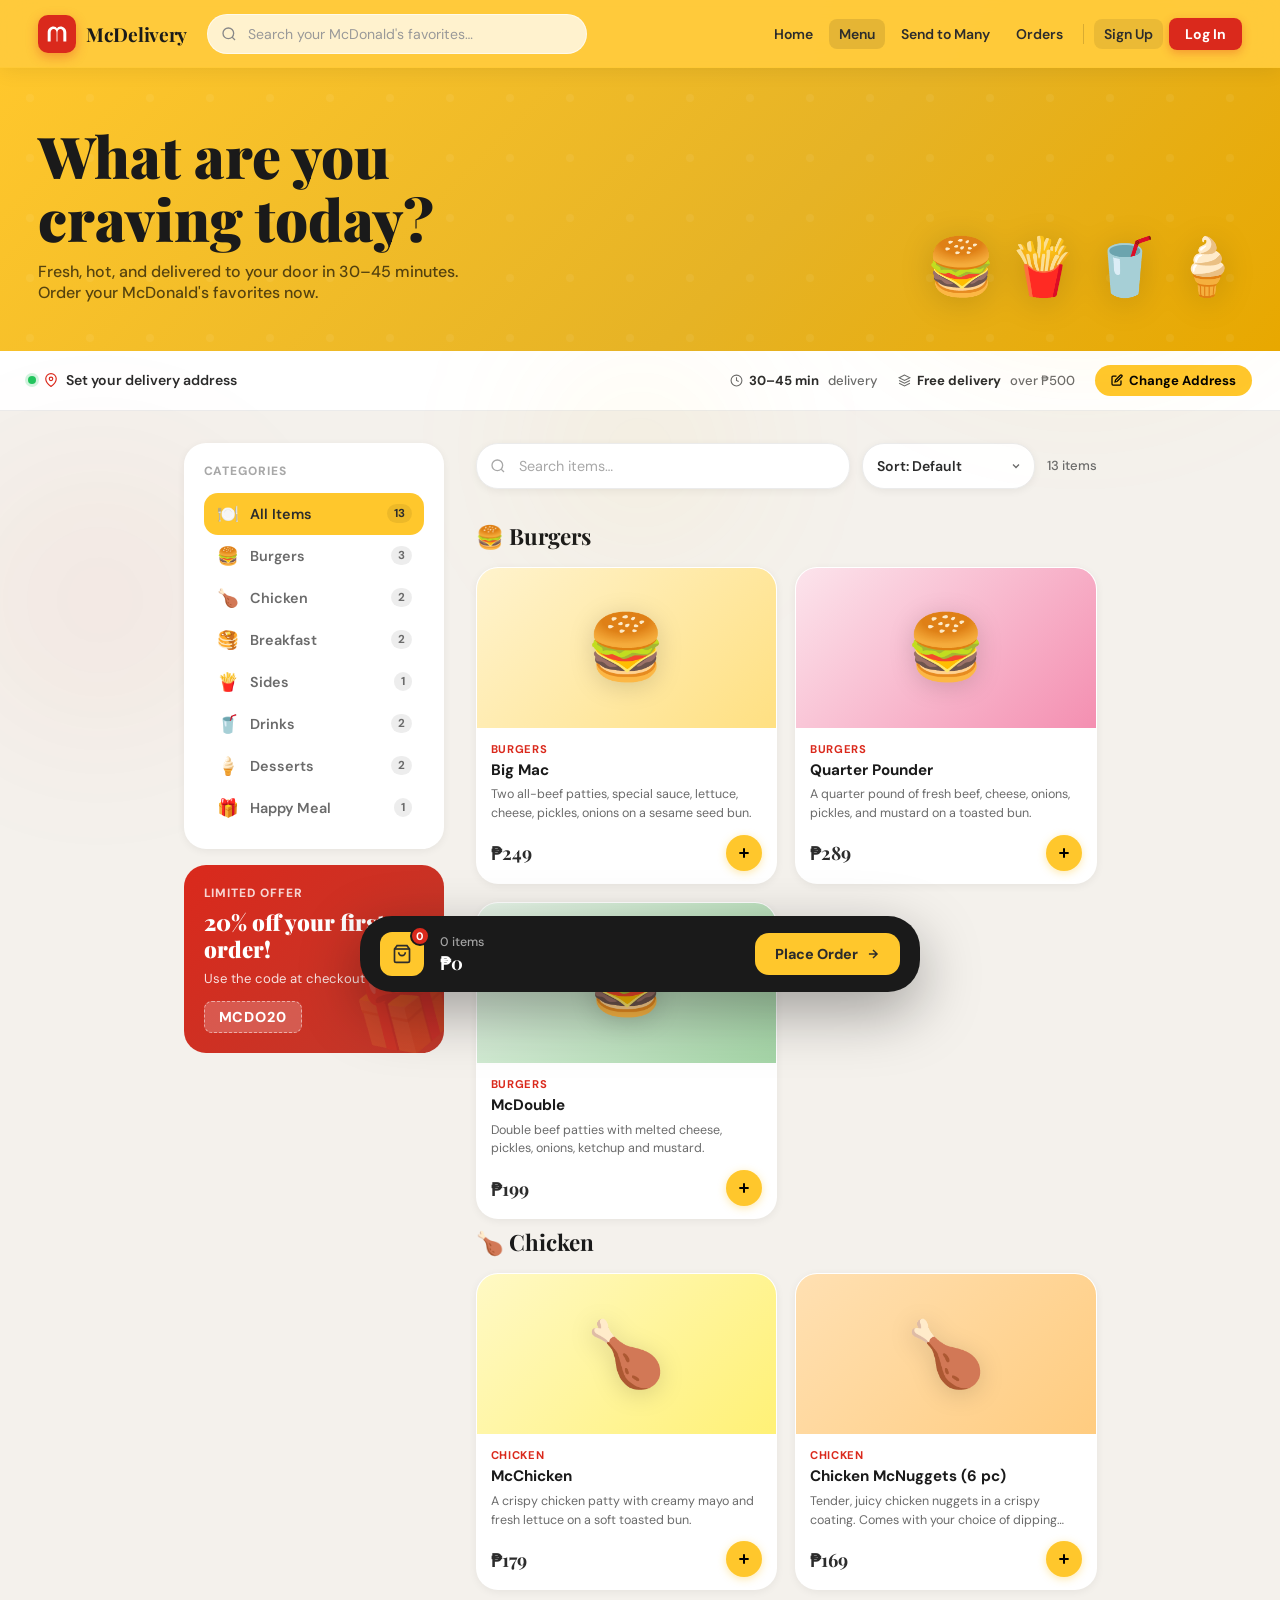
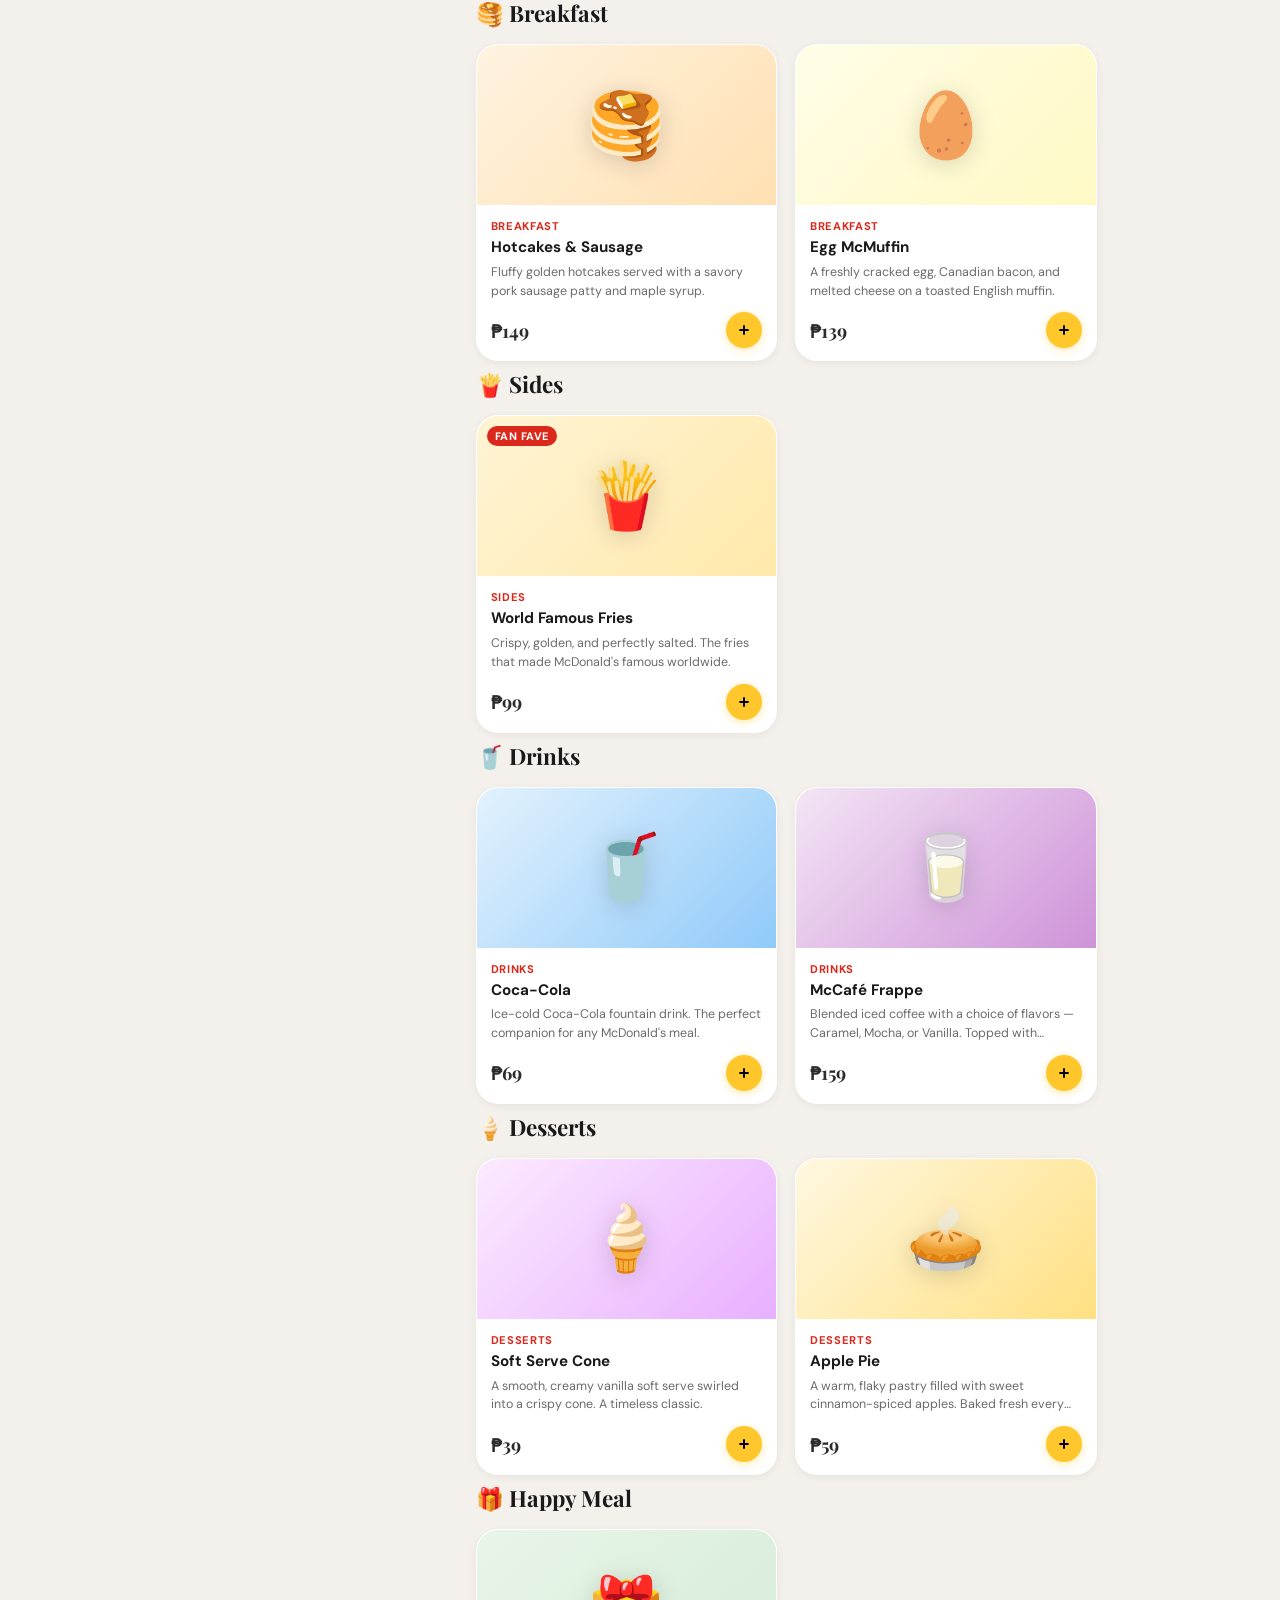
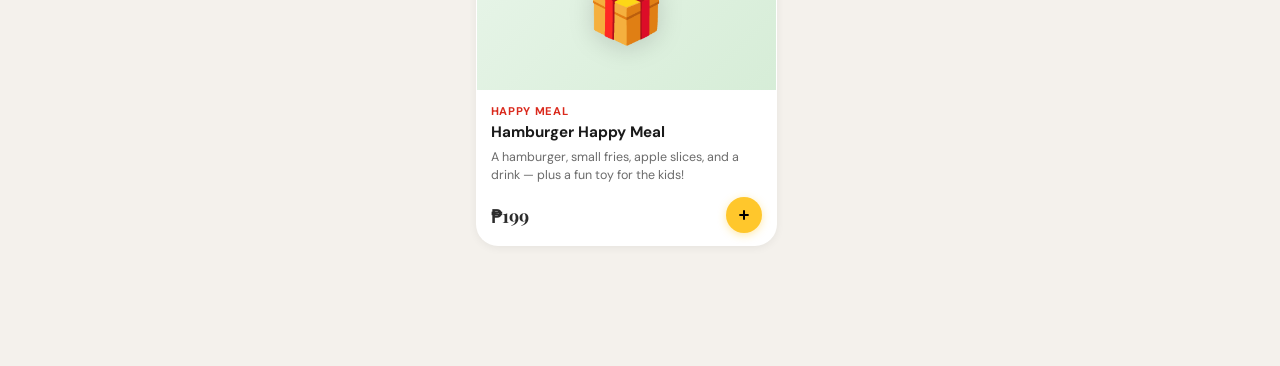
<file: Mcdelivery/menu.html>
<!DOCTYPE html>
<html lang="en">
<head>
  <meta charset="UTF-8" />
  <meta name="viewport" content="width=device-width, initial-scale=1.0"/>
  <title>McDelivery — Menu</title>
  <link rel="preconnect" href="https://fonts.googleapis.com">
  <link rel="preconnect" href="https://fonts.gstatic.com" crossorigin>
  <link href="https://fonts.googleapis.com/css2?family=Playfair+Display:wght@700;900&family=DM+Sans:wght@300;400;500;600;700&display=swap" rel="stylesheet">
  <link rel="stylesheet" href="style.css"/>
</head>
<body>

  <!-- BACKGROUND DECORATION -->
  <div class="bg-orb bg-orb-1"></div>
  <div class="bg-orb bg-orb-2"></div>
  <div class="bg-orb bg-orb-3"></div>

  <!-- NAVBAR -->
  <nav class="navbar" id="navbar">
    <div class="nav-inner">
      <a href="index.html" class="nav-brand">
        <div class="brand-icon">
          <svg viewBox="0 0 26 24" fill="none" xmlns="http://www.w3.org/2000/svg">
            <path d="M2 21V10C2 5.8 5 3 9 3C10.8 3 12.4 4 13 5.5C13.6 4 15.2 3 17 3C21 3 24 5.8 24 10V21H20.5V10.5C20.5 8 19 6 17 6C15 6 13.5 8 13.5 10.5V21H12.5V10.5C12.5 8 11 6 9 6C7 6 5.5 8 5.5 10.5V21H2Z" fill="white"/>
          </svg>
        </div>
        <span class="brand-text">McDelivery</span>
      </a>

      <div class="nav-search-wrap">
        <svg class="nav-search-icon" viewBox="0 0 24 24" fill="none" stroke="currentColor" stroke-width="2"><circle cx="11" cy="11" r="8"/><path d="m21 21-4.35-4.35"/></svg>
        <input class="nav-search-input" type="text" id="navSearchInput" placeholder="Search your McDonald's favorites…"/>
      </div>

      <ul class="nav-links">
        <li><a href="index.html">Home</a></li>
        <li><a href="menu.html" style="background:rgba(0,0,0,0.1);border-radius:8px;padding:6px 10px;">Menu</a></li>
        <li><a href="send-to-many.html">Send to Many</a></li>
        <li><a href="orders.html">Orders</a></li>
        <li class="divider"></li>
        <li><a href="#" class="nav-link-signup" id="signupNavBtn">Sign Up</a></li>
        <li><a href="#" class="nav-link-login" id="loginNavBtn">Log In</a></li>
      </ul>

      <button class="nav-hamburger" id="hamburger" aria-label="Menu">
        <span></span><span></span><span></span>
      </button>
    </div>
  </nav>

  <!-- MOBILE MENU -->
  <div class="mobile-menu" id="mobileMenu">
    <ul>
      <li><a href="index.html">Home</a></li>
      <li><a href="menu.html">Menu</a></li>
      <li><a href="send-to-many.html">Send to Many</a></li>
      <li><a href="orders.html">Orders</a></li>
      <li><a href="#" id="signupMobileBtn">Sign Up</a></li>
      <li><a href="#">Log In</a></li>
    </ul>
  </div>

  <!-- HERO BANNER -->
  <div class="menu-hero">
    <div class="menu-hero-inner">
      <div class="menu-hero-text">
        <h1>What are you<br/>craving today?</h1>
        <p>Fresh, hot, and delivered to your door in 30–45 minutes. Order your McDonald's favorites now.</p>
      </div>
      <div class="menu-hero-emojis">
        <span class="menu-hero-emoji-item">🍔</span>
        <span class="menu-hero-emoji-item">🍟</span>
        <span class="menu-hero-emoji-item">🥤</span>
        <span class="menu-hero-emoji-item">🍦</span>
      </div>
    </div>
  </div>

  <!-- DELIVERY STRIP -->
  <div class="delivery-strip">
    <div class="delivery-strip-inner">
      <div class="delivery-badge">
        <div class="delivery-dot"></div>
        <svg viewBox="0 0 24 24" fill="none" stroke="currentColor" stroke-width="2" width="14" height="14"><path d="M21 10c0 7-9 13-9 13s-9-6-9-13a9 9 0 0 1 18 0z"/><circle cx="12" cy="10" r="3"/></svg>
        <span id="deliveryAddrDisplay">Set your delivery address</span>
      </div>
      <div class="delivery-info-row">
        <span class="delivery-info-item">
          <svg viewBox="0 0 24 24" fill="none" stroke="currentColor" stroke-width="2" width="13" height="13"><circle cx="12" cy="12" r="10"/><path d="M12 6v6l4 2"/></svg>
          <strong>30–45 min</strong>&nbsp;delivery
        </span>
        <span class="delivery-info-item">
          <svg viewBox="0 0 24 24" fill="none" stroke="currentColor" stroke-width="2" width="13" height="13"><path d="M12 2L2 7l10 5 10-5-10-5z"/><path d="M2 17l10 5 10-5M2 12l10 5 10-5"/></svg>
          <strong>Free delivery</strong>&nbsp;over ₱500
        </span>
        <button class="delivery-change-btn" onclick="window.location.href='index.html'">
          <svg viewBox="0 0 24 24" fill="none" stroke="currentColor" stroke-width="2.5" width="12" height="12"><path d="M11 4H4a2 2 0 0 0-2 2v14a2 2 0 0 0 2 2h14a2 2 0 0 0 2-2v-7"/><path d="M18.5 2.5a2.121 2.121 0 0 1 3 3L12 15l-4 1 1-4 9.5-9.5z"/></svg>
          Change Address
        </button>
      </div>
    </div>
  </div>

  <!-- MAIN CONTENT -->
  <div class="menu-page-body">

    <!-- SIDEBAR -->
    <aside class="menu-sidebar">
      <div class="sidebar-section">
        <p class="sidebar-title">Categories</p>
        <button class="sidebar-cat-link active" data-cat="all">
          <span class="sidebar-cat-emoji">🍽️</span>
          All Items
          <span class="sidebar-cat-count" id="countAll">13</span>
        </button>
        <button class="sidebar-cat-link" data-cat="burgers">
          <span class="sidebar-cat-emoji">🍔</span>
          Burgers
          <span class="sidebar-cat-count" id="countBurgers">3</span>
        </button>
        <button class="sidebar-cat-link" data-cat="chicken">
          <span class="sidebar-cat-emoji">🍗</span>
          Chicken
          <span class="sidebar-cat-count" id="countChicken">2</span>
        </button>
        <button class="sidebar-cat-link" data-cat="breakfast">
          <span class="sidebar-cat-emoji">🥞</span>
          Breakfast
          <span class="sidebar-cat-count" id="countBreakfast">2</span>
        </button>
        <button class="sidebar-cat-link" data-cat="sides">
          <span class="sidebar-cat-emoji">🍟</span>
          Sides
          <span class="sidebar-cat-count" id="countSides">1</span>
        </button>
        <button class="sidebar-cat-link" data-cat="drinks">
          <span class="sidebar-cat-emoji">🥤</span>
          Drinks
          <span class="sidebar-cat-count" id="countDrinks">2</span>
        </button>
        <button class="sidebar-cat-link" data-cat="desserts">
          <span class="sidebar-cat-emoji">🍦</span>
          Desserts
          <span class="sidebar-cat-count" id="countDesserts">2</span>
        </button>
        <button class="sidebar-cat-link" data-cat="happy-meal">
          <span class="sidebar-cat-emoji">🎁</span>
          Happy Meal
          <span class="sidebar-cat-count" id="countHappy">1</span>
        </button>
      </div>

      <!-- Promo -->
      <div class="promo-card">
        <p class="promo-card-title">Limited Offer</p>
        <p class="promo-card-headline">20% off your first order!</p>
        <p class="promo-card-sub">Use the code at checkout to save.</p>
        <span class="promo-card-code" id="promoCodeCopy" title="Click to copy">MCDO20</span>
      </div>
    </aside>

    <!-- CONTENT -->
    <div class="menu-content">

      <!-- Mobile category pills -->
      <div class="menu-cat-pills" id="catPills">
        <button class="cat-pill active" data-cat="all">🍽️ All</button>
        <button class="cat-pill" data-cat="burgers">🍔 Burgers</button>
        <button class="cat-pill" data-cat="chicken">🍗 Chicken</button>
        <button class="cat-pill" data-cat="breakfast">🥞 Breakfast</button>
        <button class="cat-pill" data-cat="sides">🍟 Sides</button>
        <button class="cat-pill" data-cat="drinks">🥤 Drinks</button>
        <button class="cat-pill" data-cat="desserts">🍦 Desserts</button>
        <button class="cat-pill" data-cat="happy-meal">🎁 Happy Meal</button>
      </div>

      <!-- Toolbar -->
      <div class="menu-toolbar">
        <div class="menu-search-wrap">
          <svg class="menu-search-icon" viewBox="0 0 24 24" fill="none" stroke="currentColor" stroke-width="2"><circle cx="11" cy="11" r="8"/><path d="m21 21-4.35-4.35"/></svg>
          <input class="menu-search-input" type="text" id="menuSearch" placeholder="Search items…"/>
        </div>
        <select class="menu-sort-select" id="sortSelect">
          <option value="default">Sort: Default</option>
          <option value="price-asc">Price: Low to High</option>
          <option value="price-desc">Price: High to Low</option>
          <option value="name">Name A–Z</option>
        </select>
        <span class="menu-results-count" id="resultsCount">13 items</span>
      </div>

      <!-- Items container -->
      <div id="menuItemsContainer"></div>

    </div>
  </div>

  <!-- FLOATING CART -->
  <div class="floating-cart" id="floatingCart">
    <div class="floating-cart-inner">
      <div class="cart-icon-wrap">
        <svg viewBox="0 0 24 24" fill="none" stroke="currentColor" stroke-width="2"><path d="M6 2L3 6v14a2 2 0 002 2h14a2 2 0 002-2V6l-3-4z"/><line x1="3" y1="6" x2="21" y2="6"/><path d="M16 10a4 4 0 01-8 0"/></svg>
        <div class="cart-badge" id="cartBadge">0</div>
      </div>
      <div class="cart-meta">
        <p class="cart-meta-count" id="cartMetaCount">0 items</p>
        <p class="cart-meta-total" id="cartMetaTotal">₱0</p>
      </div>
      <button class="cart-checkout-btn" id="cartCheckoutBtn">
        Place Order
        <svg viewBox="0 0 24 24" fill="none" stroke="currentColor" stroke-width="2.5" width="14" height="14"><path d="M5 12h14M12 5l7 7-7 7"/></svg>
      </button>
    </div>
  </div>

  <!-- ITEM DETAIL MODAL -->
  <div class="item-modal-overlay" id="itemModalOverlay">
    <div class="item-modal" id="itemModal" role="dialog" aria-modal="true" style="position:relative;">
      <button class="item-modal-close" id="itemModalClose" aria-label="Close">
        <svg viewBox="0 0 24 24" fill="none" stroke="currentColor" stroke-width="2.5"><path d="M18 6 6 18M6 6l12 12"/></svg>
      </button>
      <div class="item-modal-img" id="itemModalImg"></div>
      <div class="item-modal-body">
        <p class="item-modal-tag" id="itemModalTag"></p>
        <h2 class="item-modal-name" id="itemModalName"></h2>
        <p class="item-modal-desc" id="itemModalDesc"></p>
        <p class="item-modal-price" id="itemModalPrice"></p>

        <!-- Size selector (shown for relevant items) -->
        <div class="item-modal-size" id="itemModalSizeWrap">
          <p class="item-modal-size-label">Size</p>
          <div class="item-modal-sizes">
            <button class="size-btn selected" data-mult="1">Regular</button>
            <button class="size-btn" data-mult="1.25">Medium (+₱30)</button>
            <button class="size-btn" data-mult="1.45">Large (+₱60)</button>
          </div>
        </div>

        <div class="item-modal-footer">
          <div class="item-modal-qty">
            <button class="modal-qty-btn" id="modalQtyMinus">−</button>
            <span class="modal-qty-num" id="modalQtyNum">1</span>
            <button class="modal-qty-btn" id="modalQtyPlus">+</button>
          </div>
          <button class="item-modal-add-btn" id="itemModalAddBtn">
            <svg viewBox="0 0 24 24" fill="none" stroke="currentColor" stroke-width="2.5" width="18" height="18"><path d="M6 2L3 6v14a2 2 0 002 2h14a2 2 0 002-2V6l-3-4z"/><line x1="3" y1="6" x2="21" y2="6"/><path d="M16 10a4 4 0 01-8 0"/></svg>
            Add to Order · <span id="modalAddTotal">₱0</span>
          </button>
        </div>
      </div>
    </div>
  </div>

  <!-- TOAST -->
  <div class="toast" id="toast">
    <span>✅</span>
    <span id="toastMsg">Added to order</span>
  </div>

  <script>
  'use strict';

  // ── DATA ────────────────────────────────────
  const MENU_ITEMS = [
    { id: 1,  cat: 'burgers',    name: 'Big Mac',                 emoji: '🍔', price: 249, desc: 'Two all-beef patties, special sauce, lettuce, cheese, pickles, onions on a sesame seed bun.', featured: false, bg: 'linear-gradient(135deg,#FFF3CD,#FFE082)', sizes: false },
    { id: 2,  cat: 'burgers',    name: 'Quarter Pounder',         emoji: '🍔', price: 289, desc: 'A quarter pound of fresh beef, cheese, onions, pickles, and mustard on a toasted bun.', featured: false, bg: 'linear-gradient(135deg,#FCE4EC,#F48FB1)', sizes: false },
    { id: 3,  cat: 'burgers',    name: 'McDouble',                emoji: '🍔', price: 199, desc: 'Double beef patties with melted cheese, pickles, onions, ketchup and mustard.', featured: false, bg: 'linear-gradient(135deg,#E8F5E9,#A5D6A7)', sizes: false },
    { id: 4,  cat: 'chicken',    name: 'McChicken',               emoji: '🍗', price: 179, desc: 'A crispy chicken patty with creamy mayo and fresh lettuce on a soft toasted bun.', featured: false, bg: 'linear-gradient(135deg,#FFF9C4,#FFF176)', sizes: false },
    { id: 5,  cat: 'chicken',    name: 'Chicken McNuggets (6 pc)',  emoji: '🍗', price: 169, desc: 'Tender, juicy chicken nuggets in a crispy coating. Comes with your choice of dipping sauce.', featured: false, bg: 'linear-gradient(135deg,#FFE0B2,#FFCC80)', sizes: false },
    { id: 6,  cat: 'breakfast',  name: 'Hotcakes & Sausage',      emoji: '🥞', price: 149, desc: 'Fluffy golden hotcakes served with a savory pork sausage patty and maple syrup.', featured: false, bg: 'linear-gradient(135deg,#FFF3E0,#FFE0B2)', sizes: false },
    { id: 7,  cat: 'breakfast',  name: 'Egg McMuffin',             emoji: '🥚', price: 139, desc: 'A freshly cracked egg, Canadian bacon, and melted cheese on a toasted English muffin.', featured: false, bg: 'linear-gradient(135deg,#FFFDE7,#FFF9C4)', sizes: false },
    { id: 8,  cat: 'sides',      name: 'World Famous Fries',      emoji: '🍟', price: 99,  desc: 'Crispy, golden, and perfectly salted. The fries that made McDonald\'s famous worldwide.', featured: true,  bg: 'linear-gradient(135deg,#FFC72C33,#FFC72C66)', sizes: true },
    { id: 9,  cat: 'drinks',     name: 'Coca-Cola',               emoji: '🥤', price: 69,  desc: 'Ice-cold Coca-Cola fountain drink. The perfect companion for any McDonald\'s meal.', featured: false, bg: 'linear-gradient(135deg,#E3F2FD,#90CAF9)', sizes: true },
    { id: 10, cat: 'drinks',     name: 'McCafé Frappe',           emoji: '🥛', price: 159, desc: 'Blended iced coffee with a choice of flavors — Caramel, Mocha, or Vanilla. Topped with whipped cream.', featured: false, bg: 'linear-gradient(135deg,#F3E5F5,#CE93D8)', sizes: true },
    { id: 11, cat: 'desserts',   name: 'Soft Serve Cone',         emoji: '🍦', price: 39,  desc: 'A smooth, creamy vanilla soft serve swirled into a crispy cone. A timeless classic.', featured: false, bg: 'linear-gradient(135deg,#FCEAFF,#E8B0FF)', sizes: false },
    { id: 12, cat: 'desserts',   name: 'Apple Pie',               emoji: '🥧', price: 59,  desc: 'A warm, flaky pastry filled with sweet cinnamon-spiced apples. Baked fresh every day.', featured: false, bg: 'linear-gradient(135deg,#FFF8E1,#FFE082)', sizes: false },
    { id: 13, cat: 'happy-meal', name: 'Hamburger Happy Meal',    emoji: '🎁', price: 199, desc: 'A hamburger, small fries, apple slices, and a drink — plus a fun toy for the kids!', featured: false, bg: 'linear-gradient(135deg,#E8F5E9,#66BB6A44)', sizes: false },
  ];

  const CAT_LABELS = {
    'all': 'All Items', 'burgers': 'Burgers', 'chicken': 'Chicken',
    'breakfast': 'Breakfast', 'sides': 'Sides', 'drinks': 'Drinks',
    'desserts': 'Desserts', 'happy-meal': 'Happy Meal'
  };

  // ── STATE ────────────────────────────────────
  let activeCat  = 'all';
  let searchQuery = '';
  let sortMode   = 'default';
  let cart       = {}; // { itemId: qty }
  let modalItem  = null;
  let modalQty   = 1;
  let modalSizeMult = 1;

  // ── DOM ──────────────────────────────────────
  const menuContainer  = document.getElementById('menuItemsContainer');
  const menuSearch     = document.getElementById('menuSearch');
  const navSearch      = document.getElementById('navSearchInput');
  const sortSelect     = document.getElementById('sortSelect');
  const resultsCount   = document.getElementById('resultsCount');
  const floatingCart   = document.getElementById('floatingCart');
  const cartBadge      = document.getElementById('cartBadge');
  const cartMetaCount  = document.getElementById('cartMetaCount');
  const cartMetaTotal  = document.getElementById('cartMetaTotal');
  const cartCheckoutBtn= document.getElementById('cartCheckoutBtn');
  const toast          = document.getElementById('toast');
  const toastMsg       = document.getElementById('toastMsg');

  // Modal
  const itemModalOverlay = document.getElementById('itemModalOverlay');
  const itemModalClose   = document.getElementById('itemModalClose');
  const itemModalImg     = document.getElementById('itemModalImg');
  const itemModalTag     = document.getElementById('itemModalTag');
  const itemModalName    = document.getElementById('itemModalName');
  const itemModalDesc    = document.getElementById('itemModalDesc');
  const itemModalPrice   = document.getElementById('itemModalPrice');
  const itemModalSizeWrap= document.getElementById('itemModalSizeWrap');
  const modalQtyMinus    = document.getElementById('modalQtyMinus');
  const modalQtyPlus     = document.getElementById('modalQtyPlus');
  const modalQtyNum      = document.getElementById('modalQtyNum');
  const itemModalAddBtn  = document.getElementById('itemModalAddBtn');
  const modalAddTotal    = document.getElementById('modalAddTotal');

  // ── RENDER ───────────────────────────────────
  function getFilteredItems() {
    let items = MENU_ITEMS.slice();
    if (activeCat !== 'all') items = items.filter(i => i.cat === activeCat);
    if (searchQuery) {
      const q = searchQuery.toLowerCase();
      items = items.filter(i => i.name.toLowerCase().includes(q) || i.desc.toLowerCase().includes(q));
    }
    if (sortMode === 'price-asc')  items.sort((a, b) => a.price - b.price);
    if (sortMode === 'price-desc') items.sort((a, b) => b.price - a.price);
    if (sortMode === 'name')       items.sort((a, b) => a.name.localeCompare(b.name));
    return items;
  }

  function renderMenu() {
    const items = getFilteredItems();
    resultsCount.textContent = `${items.length} item${items.length !== 1 ? 's' : ''}`;

    if (!items.length) {
      menuContainer.innerHTML = `
        <div class="no-results">
          <div class="no-results-emoji">🔍</div>
          <h3>No items found</h3>
          <p>Try a different search or category.</p>
        </div>`;
      return;
    }

    if (sortMode !== 'default' || searchQuery) {
      // Flat grid
      menuContainer.innerHTML = `<div class="menu-items-grid" id="flatGrid"></div>`;
      const grid = document.getElementById('flatGrid');
      items.forEach(item => grid.appendChild(createCard(item)));
    } else {
      // Grouped by category
      const cats = activeCat === 'all'
        ? [...new Set(MENU_ITEMS.map(i => i.cat))]
        : [activeCat];

      menuContainer.innerHTML = '';
      cats.forEach(cat => {
        const catItems = items.filter(i => i.cat === cat);
        if (!catItems.length) return;
        const section = document.createElement('div');
        section.innerHTML = `<h2 class="menu-cat-heading">${getCatEmoji(cat)} ${CAT_LABELS[cat]}</h2>`;
        const grid = document.createElement('div');
        grid.className = 'menu-items-grid';
        catItems.forEach(item => grid.appendChild(createCard(item)));
        section.appendChild(grid);
        menuContainer.appendChild(section);
      });
    }

    // Attach add-button events
    menuContainer.querySelectorAll('.menu-item-add-btn').forEach(btn => {
      btn.addEventListener('click', e => {
        e.stopPropagation();
        const id = parseInt(btn.dataset.id);
        addToCart(id, 1);
      });
    });

    // Attach card click → modal
    menuContainer.querySelectorAll('.menu-item-card').forEach(card => {
      card.addEventListener('click', () => {
        const id = parseInt(card.dataset.id);
        openModal(id);
      });
    });
  }

  function createCard(item) {
    const card = document.createElement('div');
    card.className = 'menu-item-card' + (item.featured ? ' featured' : '');
    card.dataset.id = item.id;
    const inCart = getCartQty(item.id);
    card.innerHTML = `
      <div class="menu-item-img" style="background:${item.bg};">
        <span class="menu-item-emoji">${item.emoji}</span>
      </div>
      <div class="menu-item-body">
        <p class="menu-item-tag">${CAT_LABELS[item.cat]}</p>
        <h3 class="menu-item-name">${item.name}</h3>
        <p class="menu-item-desc">${item.desc}</p>
        <div class="menu-item-footer">
          <span class="menu-item-price">₱${item.price}</span>
          <button class="menu-item-add-btn${inCart ? ' added' : ''}" data-id="${item.id}" aria-label="Add ${item.name}">
            ${inCart
              ? `<svg viewBox="0 0 24 24" fill="none" stroke="currentColor" stroke-width="3"><path d="M5 13l4 4L19 7"/></svg>`
              : `<svg viewBox="0 0 24 24" fill="none" stroke="currentColor" stroke-width="3"><path d="M12 5v14M5 12h14"/></svg>`
            }
          </button>
        </div>
      </div>`;
    return card;
  }

  function getCatEmoji(cat) {
    const map = { burgers:'🍔', chicken:'🍗', breakfast:'🥞', sides:'🍟', drinks:'🥤', desserts:'🍦', 'happy-meal':'🎁' };
    return map[cat] || '🍽️';
  }

  // ── CART ─────────────────────────────────────
  function getCartQty(id) { return cart[id] || 0; }

  function getCartTotal() {
    return MENU_ITEMS.reduce((sum, item) => sum + item.price * (cart[item.id] || 0), 0);
  }

  function getCartCount() {
    return Object.values(cart).reduce((a, b) => a + b, 0);
  }

  function addToCart(id, qty) {
    cart[id] = (cart[id] || 0) + qty;
    updateCartUI();
    const item = MENU_ITEMS.find(i => i.id === id);
    showToast(`${item.emoji} ${item.name} added!`);
    renderMenu();
  }

  function updateCartUI() {
    const count = getCartCount();
    const total = getCartTotal();
    cartBadge.textContent = count;
    cartMetaCount.textContent = `${count} item${count !== 1 ? 's' : ''}`;
    cartMetaTotal.textContent = `₱${total.toLocaleString()}`;
    if (count > 0) floatingCart.classList.add('visible');
    else           floatingCart.classList.remove('visible');
  }

  // ── MODAL ────────────────────────────────────
  function openModal(id) {
    modalItem = MENU_ITEMS.find(i => i.id === id);
    if (!modalItem) return;
    modalQty = 1;
    modalSizeMult = 1;

    itemModalImg.style.background = modalItem.bg;
    itemModalImg.textContent = modalItem.emoji;
    itemModalTag.textContent  = CAT_LABELS[modalItem.cat];
    itemModalName.textContent = modalItem.name;
    itemModalDesc.textContent = modalItem.desc;

    // Size selector visibility
    itemModalSizeWrap.style.display = modalItem.sizes ? '' : 'none';
    document.querySelectorAll('.size-btn').forEach(b => {
      b.classList.remove('selected');
      if (parseFloat(b.dataset.mult) === 1) b.classList.add('selected');
    });
    modalSizeMult = 1;

    updateModalTotal();
    itemModalOverlay.classList.add('open');
    document.body.style.overflow = 'hidden';
  }

  function closeModal() {
    itemModalOverlay.classList.remove('open');
    document.body.style.overflow = '';
    modalItem = null;
  }

  function updateModalTotal() {
    if (!modalItem) return;
    const price = Math.round(modalItem.price * modalSizeMult);
    itemModalPrice.textContent = `₱${price}`;
    modalQtyNum.textContent    = modalQty;
    modalAddTotal.textContent  = `₱${(price * modalQty).toLocaleString()}`;
  }

  itemModalClose.addEventListener('click', closeModal);
  itemModalOverlay.addEventListener('click', e => { if (e.target === itemModalOverlay) closeModal(); });
  document.addEventListener('keydown', e => { if (e.key === 'Escape') closeModal(); });

  modalQtyMinus.addEventListener('click', () => {
    if (modalQty > 1) { modalQty--; updateModalTotal(); }
  });
  modalQtyPlus.addEventListener('click', () => {
    modalQty++;
    updateModalTotal();
  });

  document.querySelectorAll('.size-btn').forEach(btn => {
    btn.addEventListener('click', () => {
      document.querySelectorAll('.size-btn').forEach(b => b.classList.remove('selected'));
      btn.classList.add('selected');
      modalSizeMult = parseFloat(btn.dataset.mult);
      updateModalTotal();
    });
  });

  itemModalAddBtn.addEventListener('click', () => {
    if (!modalItem) return;
    addToCart(modalItem.id, modalQty);
    closeModal();
  });

  // ── CATEGORY FILTER ──────────────────────────
  function setCat(cat) {
    activeCat = cat;

    document.querySelectorAll('.sidebar-cat-link').forEach(b => b.classList.toggle('active', b.dataset.cat === cat));
    document.querySelectorAll('.cat-pill').forEach(b => b.classList.toggle('active', b.dataset.cat === cat));

    renderMenu();
  }

  document.querySelectorAll('.sidebar-cat-link').forEach(btn => {
    btn.addEventListener('click', () => setCat(btn.dataset.cat));
  });
  document.querySelectorAll('.cat-pill').forEach(btn => {
    btn.addEventListener('click', () => setCat(btn.dataset.cat));
  });

  // ── SEARCH ────────────────────────────────────
  function handleSearch(q) {
    searchQuery = q.trim();
    renderMenu();
  }

  menuSearch.addEventListener('input', () => handleSearch(menuSearch.value));
  navSearch.addEventListener('input', () => {
    menuSearch.value = navSearch.value;
    handleSearch(navSearch.value);
  });

  // ── SORT ─────────────────────────────────────
  sortSelect.addEventListener('change', () => {
    sortMode = sortSelect.value;
    renderMenu();
  });

  // ── PROMO COPY ───────────────────────────────
  document.getElementById('promoCodeCopy').addEventListener('click', () => {
    navigator.clipboard.writeText('MCDO20').catch(() => {});
    showToast('🎁 Promo code MCDO20 copied!');
  });

  // ── CART CHECKOUT ────────────────────────────
  cartCheckoutBtn.addEventListener('click', () => {
    if (getCartCount() === 0) return;
    // Persist cart in sessionStorage and go to order page
    try { sessionStorage.setItem('mcCart', JSON.stringify(cart)); } catch(e) {}
    window.location.href = 'index.html';
  });

  // ── TOAST ────────────────────────────────────
  let toastTimer;
  function showToast(msg) {
    toastMsg.textContent = msg;
    toast.classList.add('show');
    clearTimeout(toastTimer);
    toastTimer = setTimeout(() => toast.classList.remove('show'), 2200);
  }

  // ── MOBILE MENU ──────────────────────────────
  const hamburger  = document.getElementById('hamburger');
  const mobileMenu = document.getElementById('mobileMenu');
  hamburger.addEventListener('click', () => {
    hamburger.classList.toggle('open');
    mobileMenu.classList.toggle('open');
  });
  mobileMenu.querySelectorAll('a').forEach(a => {
    a.addEventListener('click', () => {
      hamburger.classList.remove('open');
      mobileMenu.classList.remove('open');
    });
  });

  // ── DELIVERY ADDRESS ─────────────────────────
  (function loadSavedAddress() {
    const addr = sessionStorage.getItem('mcAddress') || localStorage.getItem('mcAddress');
    if (addr) document.getElementById('deliveryAddrDisplay').textContent = addr;
  })();

  // ── INIT ─────────────────────────────────────
  renderMenu();
  updateCartUI();
  </script>
</body>
</html>
</file>
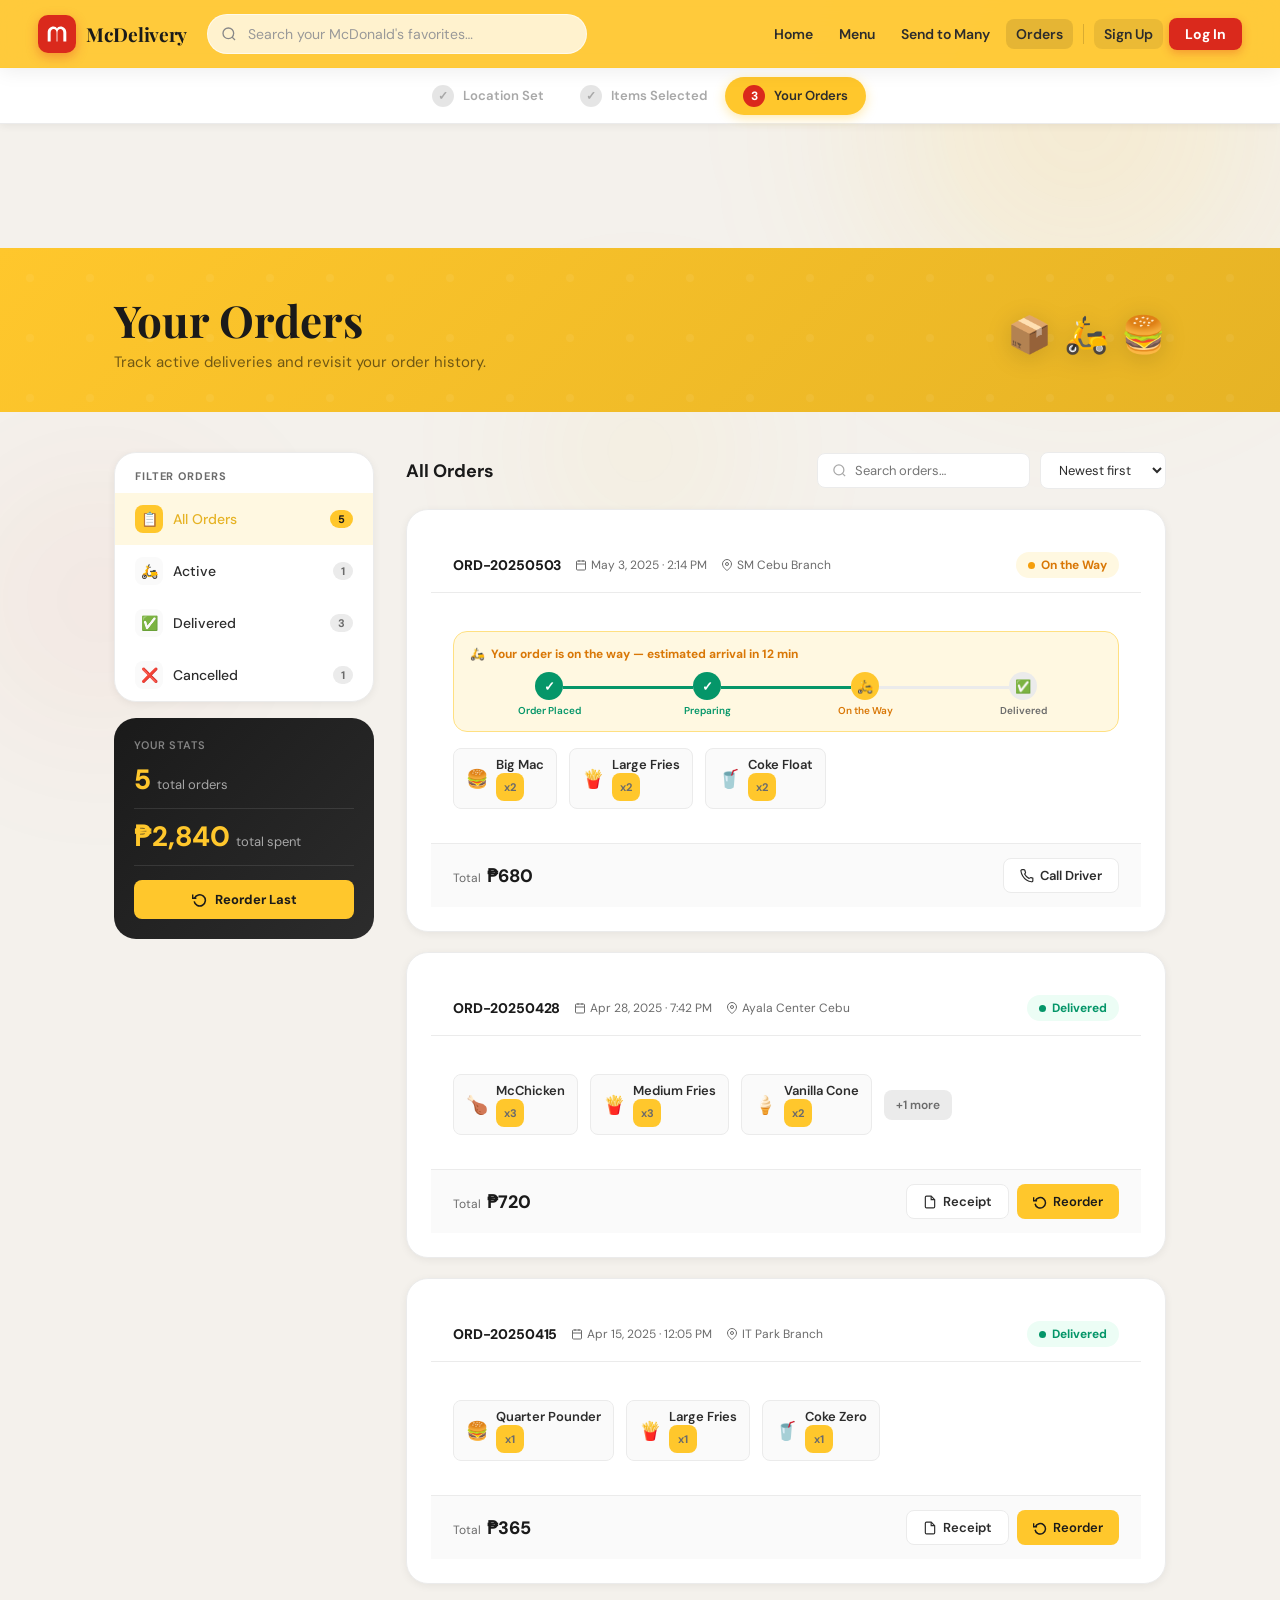
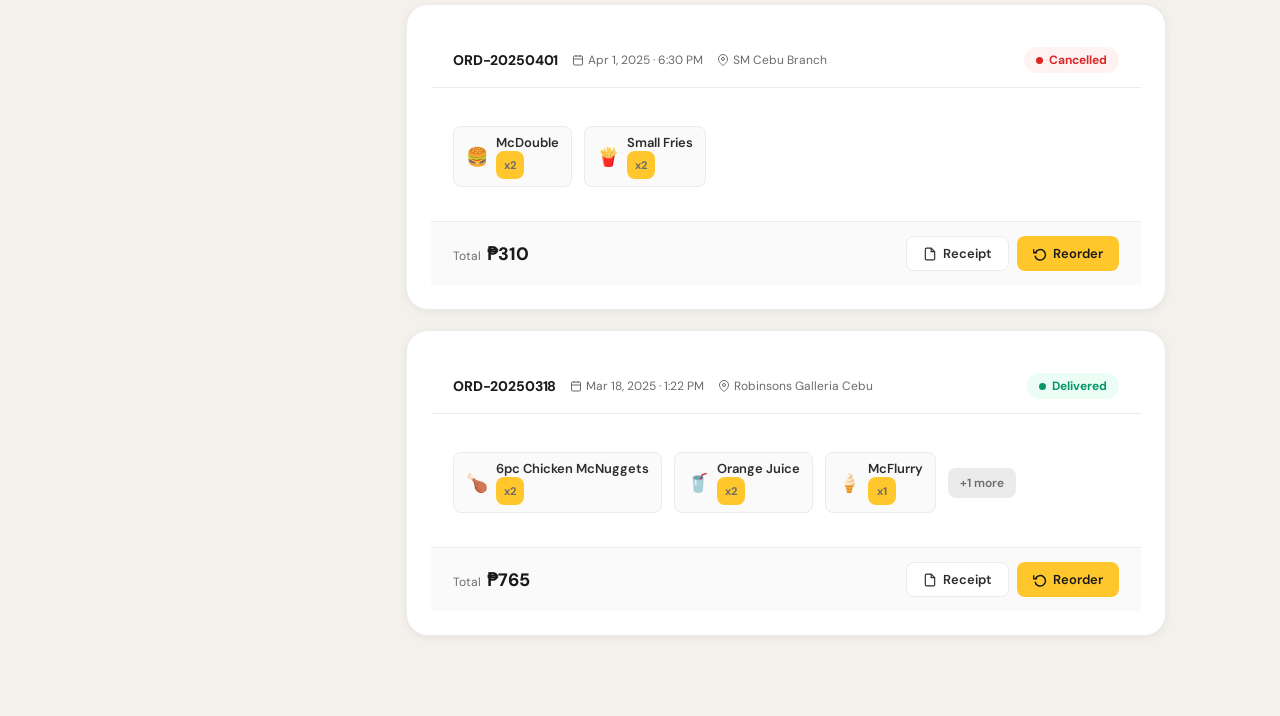
<file: Mcdelivery/orders.html>
<!DOCTYPE html>
<html lang="en">
<head>
  <meta charset="UTF-8" />
  <meta name="viewport" content="width=device-width, initial-scale=1.0"/>
  <title>McDelivery — My Orders</title>
  <link rel="preconnect" href="https://fonts.googleapis.com">
  <link rel="preconnect" href="https://fonts.gstatic.com" crossorigin>
  <link href="https://fonts.googleapis.com/css2?family=Playfair+Display:wght@700;900&family=DM+Sans:wght@300;400;500;600;700&display=swap" rel="stylesheet">
  <link rel="stylesheet" href="style.css"/>
  <style>
    /* ── ORDERS PAGE STYLES ─────────────────────── */
    .orders-hero {
      background: linear-gradient(135deg, var(--yellow) 0%, var(--yellow-dark) 100%);
      padding: 48px 0 40px;
      margin-top: calc(var(--nav-h) + var(--strip-h));
      position: relative;
      overflow: hidden;
      z-index: 1;
    }
    .orders-hero::before {
      content: '';
      position: absolute;
      inset: 0;
      background: url("data:image/svg+xml,%3Csvg width='60' height='60' viewBox='0 0 60 60' xmlns='http://www.w3.org/2000/svg'%3E%3Cg fill='none' fill-rule='evenodd'%3E%3Cg fill='%23ffffff' fill-opacity='0.06'%3E%3Ccircle cx='30' cy='30' r='4'/%3E%3C/g%3E%3C/g%3E%3C/svg%3E");
    }
    .orders-hero-inner {
      max-width: 1100px;
      margin: 0 auto;
      padding: 0 24px;
      display: flex;
      align-items: center;
      justify-content: space-between;
      gap: 24px;
      position: relative;
      z-index: 1;
    }
    .orders-hero-text h1 {
      font-family: 'Playfair Display', serif;
      font-size: clamp(28px, 4vw, 44px);
      color: var(--black);
      line-height: 1.1;
      margin-bottom: 8px;
    }
    .orders-hero-text p {
      color: rgba(0,0,0,0.55);
      font-size: 15px;
      font-weight: 400;
    }
    .orders-hero-emojis {
      display: flex;
      gap: 12px;
      font-size: 36px;
      filter: drop-shadow(0 4px 12px rgba(0,0,0,0.15));
    }
    .orders-hero-emoji-item {
      animation: floatEmoji 3s ease-in-out infinite alternate;
    }
    .orders-hero-emoji-item:nth-child(2) { animation-delay: 0.4s; }
    .orders-hero-emoji-item:nth-child(3) { animation-delay: 0.8s; }
    @keyframes floatEmoji {
      from { transform: translateY(0px); }
      to   { transform: translateY(-8px); }
    }

    /* ── ORDERS MAIN LAYOUT ─────────────────────── */
    .orders-wrap {
      max-width: 1100px;
      margin: 0 auto;
      padding: 40px 24px 80px;
      display: grid;
      grid-template-columns: 260px 1fr;
      gap: 32px;
      position: relative;
      z-index: 1;
    }

    /* ── SIDEBAR ────────────────────────────────── */
    .orders-sidebar {
      display: flex;
      flex-direction: column;
      gap: 16px;
    }
    .orders-sidebar-card {
      background: var(--white);
      border-radius: var(--radius-lg);
      box-shadow: var(--shadow-sm);
      border: 1px solid var(--border);
      overflow: hidden;
    }
    .orders-filter-title {
      padding: 16px 20px 10px;
      font-size: 11px;
      font-weight: 700;
      text-transform: uppercase;
      letter-spacing: 0.08em;
      color: var(--mid);
    }
    .orders-filter-btn {
      display: flex;
      align-items: center;
      gap: 10px;
      width: 100%;
      padding: 12px 20px;
      background: transparent;
      border: none;
      cursor: pointer;
      font-family: 'DM Sans', sans-serif;
      font-size: 14px;
      font-weight: 500;
      color: var(--dark);
      transition: background 0.15s, color 0.15s;
      text-align: left;
    }
    .orders-filter-btn:hover { background: var(--surface); }
    .orders-filter-btn.active {
      background: #FFF8E1;
      color: var(--yellow-dark);
    }
    .orders-filter-btn .filter-icon {
      width: 28px; height: 28px;
      border-radius: 8px;
      background: var(--surface);
      display: flex; align-items: center; justify-content: center;
      font-size: 14px;
      flex-shrink: 0;
    }
    .orders-filter-btn.active .filter-icon { background: var(--yellow); }
    .orders-filter-btn .filter-count {
      margin-left: auto;
      background: var(--border);
      color: var(--mid);
      font-size: 11px;
      font-weight: 700;
      padding: 2px 8px;
      border-radius: 20px;
    }
    .orders-filter-btn.active .filter-count {
      background: var(--yellow);
      color: var(--black);
    }

    .orders-summary-card {
      background: linear-gradient(135deg, var(--black) 0%, var(--dark) 100%);
      border-radius: var(--radius-lg);
      padding: 20px;
      color: var(--white);
    }
    .orders-summary-label {
      font-size: 11px;
      font-weight: 600;
      text-transform: uppercase;
      letter-spacing: 0.08em;
      color: rgba(255,255,255,0.45);
      margin-bottom: 14px;
    }
    .orders-summary-stat {
      display: flex;
      align-items: baseline;
      gap: 6px;
      margin-bottom: 12px;
    }
    .orders-summary-stat .stat-num {
      font-size: 28px;
      font-weight: 800;
      color: var(--yellow);
      line-height: 1;
    }
    .orders-summary-stat .stat-label {
      font-size: 13px;
      color: rgba(255,255,255,0.6);
    }
    .orders-summary-divider {
      height: 1px;
      background: rgba(255,255,255,0.1);
      margin: 14px 0;
    }
    .orders-reorder-btn {
      display: flex;
      align-items: center;
      justify-content: center;
      gap: 8px;
      width: 100%;
      padding: 11px;
      background: var(--yellow);
      color: var(--black);
      border: none;
      border-radius: var(--radius-sm);
      font-family: 'DM Sans', sans-serif;
      font-size: 13px;
      font-weight: 700;
      cursor: pointer;
      transition: background 0.15s, transform 0.15s;
    }
    .orders-reorder-btn:hover {
      background: var(--yellow-light);
      transform: translateY(-1px);
    }

    /* ── ORDER LIST ─────────────────────────────── */
    .orders-list-col { display: flex; flex-direction: column; gap: 20px; }

    .orders-toolbar {
      display: flex;
      align-items: center;
      justify-content: space-between;
      gap: 16px;
      flex-wrap: wrap;
    }
    .orders-toolbar-title {
      font-size: 18px;
      font-weight: 700;
    }
    .orders-toolbar-right {
      display: flex;
      align-items: center;
      gap: 10px;
    }
    .orders-search-wrap {
      display: flex;
      align-items: center;
      gap: 8px;
      background: var(--white);
      border: 1.5px solid var(--border);
      border-radius: var(--radius-sm);
      padding: 8px 14px;
      transition: border-color 0.2s;
    }
    .orders-search-wrap:focus-within { border-color: var(--yellow); }
    .orders-search-wrap svg { color: var(--light); flex-shrink: 0; }
    .orders-search-input {
      border: none;
      outline: none;
      font-family: 'DM Sans', sans-serif;
      font-size: 13px;
      color: var(--black);
      background: transparent;
      width: 160px;
    }
    .orders-sort-select {
      background: var(--white);
      border: 1.5px solid var(--border);
      border-radius: var(--radius-sm);
      padding: 8px 14px;
      font-family: 'DM Sans', sans-serif;
      font-size: 13px;
      color: var(--dark);
      cursor: pointer;
      outline: none;
      transition: border-color 0.2s;
    }
    .orders-sort-select:focus { border-color: var(--yellow); }

    /* ── ORDER CARD ─────────────────────────────── */
    .order-card {
      background: var(--white);
      border-radius: var(--radius-lg);
      box-shadow: var(--shadow-sm);
      border: 1px solid var(--border);
      overflow: hidden;
      transition: box-shadow 0.2s, transform 0.2s;
    }
    .order-card:hover {
      box-shadow: var(--shadow-md);
      transform: translateY(-2px);
    }
    .order-card-header {
      display: flex;
      align-items: center;
      justify-content: space-between;
      padding: 18px 22px 14px;
      border-bottom: 1px solid var(--border);
      gap: 12px;
      flex-wrap: wrap;
    }
    .order-meta { display: flex; align-items: center; gap: 14px; flex-wrap: wrap; }
    .order-id {
      font-size: 14px;
      font-weight: 800;
      color: var(--black);
      letter-spacing: -0.01em;
    }
    .order-date {
      font-size: 12px;
      color: var(--mid);
      display: flex; align-items: center; gap: 4px;
    }
    .order-store {
      font-size: 12px;
      color: var(--mid);
      display: flex; align-items: center; gap: 4px;
    }
    .order-status {
      display: inline-flex;
      align-items: center;
      gap: 6px;
      padding: 5px 12px;
      border-radius: 20px;
      font-size: 12px;
      font-weight: 700;
    }
    .order-status-dot {
      width: 7px; height: 7px;
      border-radius: 50%;
    }
    .status-delivered { background: #ECFDF5; color: #059669; }
    .status-delivered .order-status-dot { background: #059669; }
    .status-active { background: #FFF8E1; color: #D97706; }
    .status-active .order-status-dot { background: #F59E0B; animation: pulse 1.5s infinite; }
    @keyframes pulse {
      0%, 100% { opacity: 1; }
      50%       { opacity: 0.35; }
    }
    .status-cancelled { background: #FEF2F2; color: #DC2626; }
    .status-cancelled .order-status-dot { background: #DC2626; }

    .order-card-body { padding: 18px 22px; }

    .order-items-row {
      display: flex;
      align-items: center;
      gap: 12px;
      flex-wrap: wrap;
      margin-bottom: 16px;
    }
    .order-item-chip {
      display: flex;
      align-items: center;
      gap: 8px;
      background: var(--surface);
      border: 1px solid var(--border);
      border-radius: var(--radius-sm);
      padding: 7px 12px;
    }
    .order-item-emoji { font-size: 18px; }
    .order-item-info { display: flex; flex-direction: column; }
    .order-item-name { font-size: 13px; font-weight: 600; }
    .order-item-qty  { font-size: 11px; color: var(--mid); }
    .order-items-more {
      font-size: 12px;
      color: var(--mid);
      background: var(--border);
      border-radius: var(--radius-sm);
      padding: 7px 12px;
      font-weight: 600;
      cursor: pointer;
    }

    .order-card-footer {
      display: flex;
      align-items: center;
      justify-content: space-between;
      padding: 14px 22px;
      background: var(--surface);
      border-top: 1px solid var(--border);
      gap: 12px;
      flex-wrap: wrap;
    }
    .order-total {
      display: flex;
      align-items: baseline;
      gap: 6px;
    }
    .order-total-label { font-size: 12px; color: var(--mid); }
    .order-total-amount { font-size: 18px; font-weight: 800; color: var(--black); }
    .order-actions { display: flex; gap: 8px; }
    .order-btn {
      display: flex;
      align-items: center;
      gap: 6px;
      padding: 8px 16px;
      border-radius: var(--radius-sm);
      font-family: 'DM Sans', sans-serif;
      font-size: 13px;
      font-weight: 600;
      cursor: pointer;
      border: none;
      transition: background 0.15s, transform 0.15s;
    }
    .order-btn:hover { transform: translateY(-1px); }
    .order-btn-primary {
      background: var(--yellow);
      color: var(--black);
    }
    .order-btn-primary:hover { background: var(--yellow-light); }
    .order-btn-outline {
      background: var(--white);
      color: var(--dark);
      border: 1.5px solid var(--border);
    }
    .order-btn-outline:hover { background: var(--surface); }

    /* ── ACTIVE ORDER PROGRESS ──────────────────── */
    .order-progress-wrap {
      margin-bottom: 16px;
      padding: 14px 16px;
      background: #FFF8E1;
      border-radius: var(--radius-md);
      border: 1px solid #FFE082;
    }
    .order-progress-label {
      font-size: 12px;
      font-weight: 700;
      color: #D97706;
      margin-bottom: 10px;
      display: flex;
      align-items: center;
      gap: 6px;
    }
    .order-progress-steps {
      display: flex;
      align-items: center;
      gap: 0;
    }
    .progress-step {
      display: flex;
      align-items: center;
      flex-direction: column;
      gap: 4px;
      position: relative;
      flex: 1;
    }
    .progress-step-circle {
      width: 28px; height: 28px;
      border-radius: 50%;
      display: flex; align-items: center; justify-content: center;
      font-size: 13px;
      background: var(--border);
      color: var(--mid);
      font-weight: 700;
      z-index: 1;
      transition: background 0.3s;
    }
    .progress-step.done .progress-step-circle  { background: #059669; color: white; }
    .progress-step.active .progress-step-circle { background: var(--yellow); color: var(--black); animation: bounce 0.8s infinite alternate; }
    @keyframes bounce { from { transform: scale(1); } to { transform: scale(1.12); } }
    .progress-step-label { font-size: 10px; font-weight: 600; color: var(--mid); text-align: center; }
    .progress-step.done .progress-step-label   { color: #059669; }
    .progress-step.active .progress-step-label { color: #D97706; }
    .progress-step-line {
      position: absolute;
      top: 14px;
      left: calc(50% + 14px);
      right: calc(-50% + 14px);
      height: 3px;
      background: var(--border);
      z-index: 0;
    }
    .progress-step.done .progress-step-line { background: #059669; }
    .progress-step:last-child .progress-step-line { display: none; }

    /* ── EMPTY STATE ────────────────────────────── */
    .orders-empty {
      display: flex;
      flex-direction: column;
      align-items: center;
      justify-content: center;
      padding: 80px 24px;
      text-align: center;
      background: var(--white);
      border-radius: var(--radius-lg);
      box-shadow: var(--shadow-sm);
      border: 1px solid var(--border);
    }
    .orders-empty-icon { font-size: 64px; margin-bottom: 20px; }
    .orders-empty h3 { font-size: 20px; font-weight: 800; margin-bottom: 8px; }
    .orders-empty p  { font-size: 14px; color: var(--mid); max-width: 300px; margin-bottom: 24px; }
    .orders-empty-btn {
      padding: 12px 28px;
      background: var(--yellow);
      border: none;
      border-radius: var(--radius-md);
      font-family: 'DM Sans', sans-serif;
      font-size: 14px;
      font-weight: 700;
      cursor: pointer;
      transition: background 0.15s;
    }
    .orders-empty-btn:hover { background: var(--yellow-light); }

    /* ── LOAD MORE ──────────────────────────────── */
    .orders-load-more {
      display: flex;
      align-items: center;
      justify-content: center;
    }
    .load-more-btn {
      padding: 12px 32px;
      background: var(--white);
      border: 1.5px solid var(--border);
      border-radius: var(--radius-md);
      font-family: 'DM Sans', sans-serif;
      font-size: 14px;
      font-weight: 600;
      cursor: pointer;
      color: var(--dark);
      transition: border-color 0.15s, background 0.15s;
      display: flex;
      align-items: center;
      gap: 8px;
    }
    .load-more-btn:hover { border-color: var(--yellow); background: #FFF8E1; }

    /* ── TOAST ──────────────────────────────────── */
    .orders-toast {
      position: fixed;
      bottom: 32px; left: 50%;
      transform: translateX(-50%) translateY(80px);
      background: var(--black);
      color: var(--white);
      padding: 13px 22px;
      border-radius: var(--radius-md);
      font-size: 14px;
      font-weight: 500;
      z-index: 9999;
      box-shadow: var(--shadow-lg);
      transition: transform 0.35s var(--ease-out), opacity 0.35s;
      opacity: 0;
      pointer-events: none;
      white-space: nowrap;
    }
    .orders-toast.show { transform: translateX(-50%) translateY(0); opacity: 1; }

    /* ── RESPONSIVE ─────────────────────────────── */
    @media (max-width: 900px) {
      .orders-wrap {
        grid-template-columns: 1fr;
      }
      .orders-sidebar { flex-direction: row; flex-wrap: wrap; }
      .orders-sidebar-card { flex: 1; min-width: 200px; }
      .orders-summary-card { width: 100%; }
    }
    @media (max-width: 600px) {
      .orders-hero-emojis { display: none; }
      .order-items-row { gap: 8px; }
      .order-actions { flex-direction: column; }
      .orders-toolbar { flex-direction: column; align-items: flex-start; }
      .orders-toolbar-right { width: 100%; }
      .orders-search-input { width: 100%; }
    }
  </style>
</head>
<body>

  <!-- BACKGROUND DECORATION -->
  <div class="bg-orb bg-orb-1"></div>
  <div class="bg-orb bg-orb-2"></div>
  <div class="bg-orb bg-orb-3"></div>

  <!-- NAVBAR -->
  <nav class="navbar" id="navbar">
    <div class="nav-inner">
      <a href="index.html" class="nav-brand">
        <div class="brand-icon">
          <svg viewBox="0 0 26 24" fill="none" xmlns="http://www.w3.org/2000/svg">
            <path d="M2 21V10C2 5.8 5 3 9 3C10.8 3 12.4 4 13 5.5C13.6 4 15.2 3 17 3C21 3 24 5.8 24 10V21H20.5V10.5C20.5 8 19 6 17 6C15 6 13.5 8 13.5 10.5V21H12.5V10.5C12.5 8 11 6 9 6C7 6 5.5 8 5.5 10.5V21H2Z" fill="white"/>
          </svg>
        </div>
        <span class="brand-text">McDelivery</span>
      </a>

      <div class="nav-search-wrap">
        <svg class="nav-search-icon" viewBox="0 0 24 24" fill="none" stroke="currentColor" stroke-width="2"><circle cx="11" cy="11" r="8"/><path d="m21 21-4.35-4.35"/></svg>
        <input class="nav-search-input" type="text" id="navSearchInput" placeholder="Search your McDonald's favorites…"/>
      </div>

      <ul class="nav-links">
        <li><a href="index.html">Home</a></li>
        <li><a href="menu.html">Menu</a></li>
        <li><a href="send-to-many.html">Send to Many</a></li>
        <li><a href="orders.html" style="background:rgba(0,0,0,0.1);border-radius:8px;padding:6px 10px;">Orders</a></li>
        <li class="divider"></li>
        <li><a href="#" class="nav-link-signup" id="signupNavBtn">Sign Up</a></li>
        <li><a href="#" class="nav-link-login" id="loginNavBtn">Log In</a></li>
      </ul>

      <button class="nav-hamburger" id="hamburger" aria-label="Menu">
        <span></span><span></span><span></span>
      </button>
    </div>
  </nav>

  <!-- MOBILE MENU -->
  <div class="mobile-menu" id="mobileMenu">
    <ul>
      <li><a href="index.html">Home</a></li>
      <li><a href="menu.html">Menu</a></li>
      <li><a href="send-to-many.html">Send to Many</a></li>
      <li><a href="orders.html">Orders</a></li>
      <li><a href="#" id="signupMobileBtn">Sign Up</a></li>
      <li><a href="#" id="loginMobileBtn">Log In</a></li>
    </ul>
  </div>

  <!-- HERO STRIP (step indicator matches other pages) -->
  <div class="hero-strip">
    <div class="hero-strip-inner">
      <div class="step-pill">
        <span class="step-num">✓</span>
        <span>Location Set</span>
      </div>
      <div class="step-pill">
        <span class="step-num">✓</span>
        <span>Items Selected</span>
      </div>
      <div class="step-pill active">
        <span class="step-num">3</span>
        <span>Your Orders</span>
      </div>
    </div>
  </div>

  <!-- HERO BANNER -->
  <div class="orders-hero">
    <div class="orders-hero-inner">
      <div class="orders-hero-text">
        <h1>Your Orders</h1>
        <p>Track active deliveries and revisit your order history.</p>
      </div>
      <div class="orders-hero-emojis">
        <span class="orders-hero-emoji-item">📦</span>
        <span class="orders-hero-emoji-item">🛵</span>
        <span class="orders-hero-emoji-item">🍔</span>
      </div>
    </div>
  </div>

  <!-- MAIN CONTENT -->
  <main>
    <div class="orders-wrap">

      <!-- SIDEBAR -->
      <aside class="orders-sidebar">

        <!-- Filter Card -->
        <div class="orders-sidebar-card">
          <div class="orders-filter-title">Filter Orders</div>
          <button class="orders-filter-btn active" data-filter="all">
            <div class="filter-icon">📋</div>
            All Orders
            <span class="filter-count" id="count-all">5</span>
          </button>
          <button class="orders-filter-btn" data-filter="active">
            <div class="filter-icon">🛵</div>
            Active
            <span class="filter-count" id="count-active">1</span>
          </button>
          <button class="orders-filter-btn" data-filter="delivered">
            <div class="filter-icon">✅</div>
            Delivered
            <span class="filter-count" id="count-delivered">3</span>
          </button>
          <button class="orders-filter-btn" data-filter="cancelled">
            <div class="filter-icon">❌</div>
            Cancelled
            <span class="filter-count" id="count-cancelled">1</span>
          </button>
        </div>

        <!-- Summary Card -->
        <div class="orders-summary-card">
          <div class="orders-summary-label">Your Stats</div>
          <div class="orders-summary-stat">
            <span class="stat-num">5</span>
            <span class="stat-label">total orders</span>
          </div>
          <div class="orders-summary-divider"></div>
          <div class="orders-summary-stat">
            <span class="stat-num">₱2,840</span>
            <span class="stat-label">total spent</span>
          </div>
          <div class="orders-summary-divider"></div>
          <button class="orders-reorder-btn" id="reorderLastBtn">
            <svg viewBox="0 0 24 24" fill="none" stroke="currentColor" stroke-width="2.5" width="15" height="15"><path d="M1 4v6h6"/><path d="M3.51 15a9 9 0 1 0 .49-4.95"/></svg>
            Reorder Last
          </button>
        </div>

      </aside>

      <!-- ORDER LIST -->
      <div class="orders-list-col">

        <!-- Toolbar -->
        <div class="orders-toolbar">
          <div class="orders-toolbar-title" id="ordersTitle">All Orders</div>
          <div class="orders-toolbar-right">
            <div class="orders-search-wrap">
              <svg viewBox="0 0 24 24" fill="none" stroke="currentColor" stroke-width="2" width="15" height="15"><circle cx="11" cy="11" r="8"/><path d="m21 21-4.35-4.35"/></svg>
              <input class="orders-search-input" type="text" id="orderSearch" placeholder="Search orders…"/>
            </div>
            <select class="orders-sort-select" id="orderSort">
              <option value="newest">Newest first</option>
              <option value="oldest">Oldest first</option>
              <option value="highest">Highest total</option>
              <option value="lowest">Lowest total</option>
            </select>
          </div>
        </div>

        <!-- ORDER CARDS (rendered by JS) -->
        <div id="ordersContainer"></div>

        <!-- Load More -->
        <div class="orders-load-more" id="loadMoreWrap" style="display:none;">
          <button class="load-more-btn" id="loadMoreBtn">
            <svg viewBox="0 0 24 24" fill="none" stroke="currentColor" stroke-width="2" width="16" height="16"><polyline points="6 9 12 15 18 9"/></svg>
            Load More Orders
          </button>
        </div>

      </div>
    </div>
  </main>

  <!-- TOAST -->
  <div class="orders-toast" id="ordersToast"></div>

  <!-- LOGIN MODAL -->
  <div class="login-modal-overlay" id="loginModalOverlay">
    <div class="login-modal" id="loginModal" role="dialog" aria-modal="true" aria-labelledby="loginModalTitle">
      <button class="login-modal-close" id="loginModalClose" aria-label="Close">
        <svg viewBox="0 0 24 24" fill="none" stroke="currentColor" stroke-width="2.5"><path d="M18 6 6 18M6 6l12 12"/></svg>
      </button>
      <div class="login-modal-logo">
        <svg viewBox="0 0 40 36" fill="none" xmlns="http://www.w3.org/2000/svg">
          <path d="M2 33V14C2 7 7 3 13 3C16.5 3 19.5 5 21 8C22.5 5 25.5 3 29 3C35 3 38 7 38 14V33H32V14.5C32 11 30 8 27 8C24 8 22 11 22 14.5V33H18V14.5C18 11 16 8 13 8C10 8 8 11 8 14.5V33H2Z" fill="#FFC72C"/>
        </svg>
      </div>
      <h2 class="login-modal-title" id="loginModalTitle">Welcome back!</h2>
      <p class="login-modal-sub">Log in to access your McDelivery account.</p>
      <div class="login-modal-fields">
        <div class="lm-field-wrap">
          <input type="email" id="lmEmail" class="lm-input" placeholder="Email address" autocomplete="email"/>
        </div>
        <div class="lm-field-wrap">
          <input type="password" id="lmPassword" class="lm-input" placeholder="Password" autocomplete="current-password"/>
          <button type="button" class="lm-pw-toggle" id="lmPwToggle" aria-label="Toggle password">
            <svg viewBox="0 0 24 24" fill="none" stroke="currentColor" stroke-width="2"><path d="M1 12s4-8 11-8 11 8 11 8-4 8-11 8-11-8-11-8z"/><circle cx="12" cy="12" r="3"/></svg>
          </button>
        </div>
      </div>
      <a href="#" class="lm-forgot">Forgot your password?</a>
      <button class="lm-login-btn" id="lmLoginBtn" disabled>Log In</button>
      <div class="lm-divider"><span>OR</span></div>
      <button class="lm-fb-btn">
        <svg viewBox="0 0 24 24" fill="#1877F2" width="20" height="20"><path d="M24 12.073c0-6.627-5.373-12-12-12s-12 5.373-12 12c0 5.99 4.388 10.954 10.125 11.854v-8.385H7.078v-3.47h3.047V9.43c0-3.007 1.792-4.669 4.533-4.669 1.312 0 2.686.235 2.686.235v2.953H15.83c-1.491 0-1.956.925-1.956 1.874v2.25h3.328l-.532 3.47h-2.796v8.385C19.612 23.027 24 18.062 24 12.073z"/></svg>
        Log in with Facebook
      </button>
      <button class="lm-guest-btn" id="lmGuestBtn">Continue as guest</button>
      <p class="lm-terms">By continuing, you agree to our <a href="#">Terms &amp; Conditions</a> and <a href="#">Privacy Policy</a>.</p>
      <p class="lm-signup-prompt">Don't have an account? <a href="#" id="lmSignupLink">Sign up here.</a></p>
    </div>
  </div>

  <!-- SIGNUP MODAL -->
  <div class="login-modal-overlay" id="signupModalOverlay">
    <div class="login-modal" id="signupModal" role="dialog" aria-modal="true" aria-labelledby="signupModalTitle" style="max-height:90vh;overflow-y:auto;">
      <button class="login-modal-close" id="signupModalClose" aria-label="Close">
        <svg viewBox="0 0 24 24" fill="none" stroke="currentColor" stroke-width="2.5"><path d="M18 6 6 18M6 6l12 12"/></svg>
      </button>
      <div class="login-modal-logo">
        <svg viewBox="0 0 40 36" fill="none" xmlns="http://www.w3.org/2000/svg">
          <path d="M2 33V14C2 7 7 3 13 3C16.5 3 19.5 5 21 8C22.5 5 25.5 3 29 3C35 3 38 7 38 14V33H32V14.5C32 11 30 8 27 8C24 8 22 11 22 14.5V33H18V14.5C18 11 16 8 13 8C10 8 8 11 8 14.5V33H2Z" fill="#FFC72C"/>
        </svg>
      </div>
      <h2 class="login-modal-title" id="signupModalTitle">Ready to sign up?</h2>
      <p class="login-modal-sub">Tell us a bit about yourself for a better delivery experience.</p>
      <p class="signup-section-label" style="margin-top:20px;">User Details</p>
      <div class="login-modal-fields">
        <div style="display:flex;gap:10px;">
          <div class="lm-field-wrap" style="flex:1;"><input type="text" id="suFirstName" class="lm-input" placeholder="First Name"/></div>
          <div class="lm-field-wrap" style="flex:1;"><input type="text" id="suLastName" class="lm-input" placeholder="Last Name"/></div>
        </div>
      </div>
      <p class="signup-section-label" style="margin-top:16px;">Login &amp; Contact Details</p>
      <div class="login-modal-fields">
        <div class="lm-field-wrap"><input type="email" id="suEmail" class="lm-input" placeholder="Email Address"/></div>
        <div class="lm-field-wrap">
          <input type="password" id="suPassword" class="lm-input" placeholder="Create a password"/>
          <button type="button" class="lm-pw-toggle" id="suPwToggle1" aria-label="Toggle password">
            <svg viewBox="0 0 24 24" fill="none" stroke="currentColor" stroke-width="2"><path d="M1 12s4-8 11-8 11 8 11 8-4 8-11 8-11-8-11-8z"/><circle cx="12" cy="12" r="3"/></svg>
          </button>
        </div>
        <div class="lm-field-wrap">
          <input type="password" id="suConfirm" class="lm-input" placeholder="Confirm password"/>
          <button type="button" class="lm-pw-toggle" id="suPwToggle2" aria-label="Toggle password">
            <svg viewBox="0 0 24 24" fill="none" stroke="currentColor" stroke-width="2"><path d="M1 12s4-8 11-8 11 8 11 8-4 8-11 8-11-8-11-8z"/><circle cx="12" cy="12" r="3"/></svg>
          </button>
        </div>
      </div>
      <div class="signup-checkbox-group" style="margin-top:12px;">
        <label class="su-checkbox-label">
          <input type="checkbox" id="suChkTerms" required/>
          <div class="su-checkbox-box"><svg viewBox="0 0 24 24" fill="none" stroke="currentColor" stroke-width="3"><path d="M5 13l4 4L19 7"/></svg></div>
          <span class="su-checkbox-text">I have read and agree to the <a href="#">Terms &amp; Conditions</a>.</span>
        </label>
      </div>
      <button class="signup-submit-btn" id="signupSubmitBtn" disabled style="width:100%;margin-top:16px;">
        <svg viewBox="0 0 24 24" fill="none" stroke="currentColor" stroke-width="2.5"><path d="M5 13l4 4L19 7"/></svg>
        Create your Account
      </button>
      <p class="lm-signup-prompt" style="margin-top:16px;">Already have an account? <a href="#" id="suLoginLink">Log in here.</a></p>
    </div>
  </div>

  <script>
  // ── SAMPLE ORDERS DATA ──────────────────────────────────────────────────
  const ORDERS = [
    {
      id: 'ORD-20250503',
      date: 'May 3, 2025 · 2:14 PM',
      store: 'SM Cebu Branch',
      status: 'active',
      progressStep: 2, // 0=placed, 1=preparing, 2=on-the-way, 3=delivered
      items: [
        { emoji: '🍔', name: 'Big Mac', qty: 2 },
        { emoji: '🍟', name: 'Large Fries', qty: 2 },
        { emoji: '🥤', name: 'Coke Float', qty: 2 },
      ],
      total: 680,
    },
    {
      id: 'ORD-20250428',
      date: 'Apr 28, 2025 · 7:42 PM',
      store: 'Ayala Center Cebu',
      status: 'delivered',
      items: [
        { emoji: '🍗', name: 'McChicken', qty: 3 },
        { emoji: '🍟', name: 'Medium Fries', qty: 3 },
        { emoji: '🍦', name: 'Vanilla Cone', qty: 2 },
        { emoji: '🥤', name: 'Iced Tea', qty: 3 },
      ],
      total: 720,
    },
    {
      id: 'ORD-20250415',
      date: 'Apr 15, 2025 · 12:05 PM',
      store: 'IT Park Branch',
      status: 'delivered',
      items: [
        { emoji: '🍔', name: 'Quarter Pounder', qty: 1 },
        { emoji: '🍟', name: 'Large Fries', qty: 1 },
        { emoji: '🥤', name: 'Coke Zero', qty: 1 },
      ],
      total: 365,
    },
    {
      id: 'ORD-20250401',
      date: 'Apr 1, 2025 · 6:30 PM',
      store: 'SM Cebu Branch',
      status: 'cancelled',
      items: [
        { emoji: '🍔', name: 'McDouble', qty: 2 },
        { emoji: '🍟', name: 'Small Fries', qty: 2 },
      ],
      total: 310,
    },
    {
      id: 'ORD-20250318',
      date: 'Mar 18, 2025 · 1:22 PM',
      store: 'Robinsons Galleria Cebu',
      status: 'delivered',
      items: [
        { emoji: '🍗', name: '6pc Chicken McNuggets', qty: 2 },
        { emoji: '🥤', name: 'Orange Juice', qty: 2 },
        { emoji: '🍦', name: 'McFlurry', qty: 1 },
        { emoji: '🍔', name: 'Hamburger', qty: 2 },
      ],
      total: 765,
    },
  ];

  const PROGRESS_LABELS = ['Order Placed', 'Preparing', 'On the Way', 'Delivered'];
  const PROGRESS_ICONS  = ['📋', '👨‍🍳', '🛵', '✅'];

  let activeFilter = 'all';
  let searchQuery  = '';
  let sortMode     = 'newest';

  // ── RENDER ORDERS ──────────────────────────────────────────────────────
  function getFiltered() {
    let list = ORDERS.filter(o => {
      if (activeFilter !== 'all' && o.status !== activeFilter) return false;
      if (searchQuery) {
        const q = searchQuery.toLowerCase();
        if (!o.id.toLowerCase().includes(q) &&
            !o.store.toLowerCase().includes(q) &&
            !o.items.some(i => i.name.toLowerCase().includes(q))) return false;
      }
      return true;
    });

    list = [...list].sort((a, b) => {
      if (sortMode === 'highest') return b.total - a.total;
      if (sortMode === 'lowest')  return a.total - b.total;
      if (sortMode === 'oldest')  return a.id.localeCompare(b.id);
      return b.id.localeCompare(a.id); // newest
    });
    return list;
  }

  function statusClass(s) {
    return s === 'active' ? 'status-active' : s === 'cancelled' ? 'status-cancelled' : 'status-delivered';
  }
  function statusLabel(s) {
    return s === 'active' ? 'On the Way' : s === 'cancelled' ? 'Cancelled' : 'Delivered';
  }

  function buildProgressBar(step) {
    return `
      <div class="order-progress-wrap">
        <div class="order-progress-label">
          <span>🛵</span> Your order is on the way — estimated arrival in 12 min
        </div>
        <div class="order-progress-steps">
          ${PROGRESS_LABELS.map((label, i) => `
            <div class="progress-step ${i < step ? 'done' : i === step ? 'active' : ''}">
              <div class="progress-step-circle">${i < step ? '✓' : PROGRESS_ICONS[i]}</div>
              <div class="progress-step-label">${label}</div>
              <div class="progress-step-line"></div>
            </div>
          `).join('')}
        </div>
      </div>
    `;
  }

  function buildCard(order) {
    const shown = order.items.slice(0, 3);
    const extra = order.items.length - shown.length;
    const isActive = order.status === 'active';

    const itemsHTML = shown.map(item => `
      <div class="order-item-chip">
        <span class="order-item-emoji">${item.emoji}</span>
        <div class="order-item-info">
          <span class="order-item-name">${item.name}</span>
          <span class="order-item-qty">x${item.qty}</span>
        </div>
      </div>
    `).join('');
    const moreHTML = extra > 0
      ? `<div class="order-items-more">+${extra} more</div>`
      : '';

    const actionsHTML = isActive
      ? `<div class="order-actions">
           <button class="order-btn order-btn-outline" onclick="showToast('📞 Contacting driver…')">
             <svg viewBox="0 0 24 24" fill="none" stroke="currentColor" stroke-width="2" width="14" height="14"><path d="M22 16.92v3a2 2 0 0 1-2.18 2 19.79 19.79 0 0 1-8.63-3.07A19.5 19.5 0 0 1 4.69 12 19.79 19.79 0 0 1 1.62 3.38 2 2 0 0 1 3.6 1h3a2 2 0 0 1 2 1.72c.127.96.361 1.903.7 2.81a2 2 0 0 1-.45 2.11L7.91 8.64a16 16 0 0 0 7.45 7.45l1.59-.79a2 2 0 0 1 2.11-.45c.907.339 1.85.573 2.81.7A2 2 0 0 1 22 16.92z"/></svg>
             Call Driver
           </button>
         </div>`
      : `<div class="order-actions">
           <button class="order-btn order-btn-outline" onclick="showToast('📄 Opening receipt…')">
             <svg viewBox="0 0 24 24" fill="none" stroke="currentColor" stroke-width="2" width="14" height="14"><path d="M14 2H6a2 2 0 0 0-2 2v16a2 2 0 0 0 2 2h12a2 2 0 0 0 2-2V8z"/><polyline points="14 2 14 8 20 8"/></svg>
             Receipt
           </button>
           <button class="order-btn order-btn-primary" onclick="reorder('${order.id}')">
             <svg viewBox="0 0 24 24" fill="none" stroke="currentColor" stroke-width="2.5" width="14" height="14"><path d="M1 4v6h6"/><path d="M3.51 15a9 9 0 1 0 .49-4.95"/></svg>
             Reorder
           </button>
         </div>`;

    return `
      <div class="order-card" id="card-${order.id}">
        <div class="order-card-header">
          <div class="order-meta">
            <span class="order-id">${order.id}</span>
            <span class="order-date">
              <svg viewBox="0 0 24 24" fill="none" stroke="currentColor" stroke-width="2" width="12" height="12"><rect x="3" y="4" width="18" height="18" rx="2" ry="2"/><line x1="16" y1="2" x2="16" y2="6"/><line x1="8" y1="2" x2="8" y2="6"/><line x1="3" y1="10" x2="21" y2="10"/></svg>
              ${order.date}
            </span>
            <span class="order-store">
              <svg viewBox="0 0 24 24" fill="none" stroke="currentColor" stroke-width="2" width="12" height="12"><path d="M21 10c0 7-9 13-9 13s-9-6-9-13a9 9 0 0 1 18 0z"/><circle cx="12" cy="10" r="3"/></svg>
              ${order.store}
            </span>
          </div>
          <span class="order-status ${statusClass(order.status)}">
            <span class="order-status-dot"></span>
            ${statusLabel(order.status)}
          </span>
        </div>

        <div class="order-card-body">
          ${isActive ? buildProgressBar(order.progressStep) : ''}
          <div class="order-items-row">
            ${itemsHTML}${moreHTML}
          </div>
        </div>

        <div class="order-card-footer">
          <div class="order-total">
            <span class="order-total-label">Total</span>
            <span class="order-total-amount">₱${order.total.toLocaleString()}</span>
          </div>
          ${actionsHTML}
        </div>
      </div>
    `;
  }

  function renderOrders() {
    const container = document.getElementById('ordersContainer');
    const filtered  = getFiltered();

    if (filtered.length === 0) {
      container.innerHTML = `
        <div class="orders-empty">
          <div class="orders-empty-icon">🍟</div>
          <h3>No orders found</h3>
          <p>Looks like there are no orders matching your current filter or search.</p>
          <button class="orders-empty-btn" onclick="window.location.href='menu.html'">Browse the Menu</button>
        </div>
      `;
      document.getElementById('loadMoreWrap').style.display = 'none';
      return;
    }

    container.innerHTML = filtered.map(buildCard).join('');
    document.getElementById('loadMoreWrap').style.display = 'none'; // can be toggled for pagination
  }

  // ── FILTER BUTTONS ─────────────────────────────────────────────────────
  document.querySelectorAll('.orders-filter-btn').forEach(btn => {
    btn.addEventListener('click', () => {
      document.querySelectorAll('.orders-filter-btn').forEach(b => b.classList.remove('active'));
      btn.classList.add('active');
      activeFilter = btn.dataset.filter;
      const titles = { all: 'All Orders', active: 'Active Orders', delivered: 'Delivered', cancelled: 'Cancelled' };
      document.getElementById('ordersTitle').textContent = titles[activeFilter];
      renderOrders();
    });
  });

  // ── SEARCH ─────────────────────────────────────────────────────────────
  document.getElementById('orderSearch').addEventListener('input', function() {
    searchQuery = this.value;
    renderOrders();
  });

  // ── SORT ───────────────────────────────────────────────────────────────
  document.getElementById('orderSort').addEventListener('change', function() {
    sortMode = this.value;
    renderOrders();
  });

  // ── REORDER ────────────────────────────────────────────────────────────
  function reorder(id) {
    showToast('🛒 Items added to cart! Redirecting…');
    setTimeout(() => window.location.href = 'menu.html', 1800);
  }
  document.getElementById('reorderLastBtn').addEventListener('click', () => reorder('last'));

  // ── TOAST ──────────────────────────────────────────────────────────────
  let toastTimer;
  function showToast(msg) {
    const toast = document.getElementById('ordersToast');
    toast.textContent = msg;
    toast.classList.add('show');
    clearTimeout(toastTimer);
    toastTimer = setTimeout(() => toast.classList.remove('show'), 2400);
  }

  // ── MOBILE MENU ────────────────────────────────────────────────────────
  const hamburger  = document.getElementById('hamburger');
  const mobileMenu = document.getElementById('mobileMenu');
  hamburger.addEventListener('click', () => {
    hamburger.classList.toggle('open');
    mobileMenu.classList.toggle('open');
  });
  mobileMenu.querySelectorAll('a').forEach(a => {
    a.addEventListener('click', () => {
      hamburger.classList.remove('open');
      mobileMenu.classList.remove('open');
    });
  });

  // ── LOGIN MODAL ────────────────────────────────────────────────────────
  (function initLoginModal() {
    const overlay    = document.getElementById('loginModalOverlay');
    const closeBtn   = document.getElementById('loginModalClose');
    const loginBtn   = document.getElementById('loginNavBtn');
    const guestBtn   = document.getElementById('lmGuestBtn');
    const emailInput = document.getElementById('lmEmail');
    const pwInput    = document.getElementById('lmPassword');
    const submitBtn  = document.getElementById('lmLoginBtn');
    const pwToggle   = document.getElementById('lmPwToggle');

    function openLogin()  { overlay.classList.add('open');    document.body.style.overflow = 'hidden'; }
    function closeLogin() { overlay.classList.remove('open'); document.body.style.overflow = ''; }

    if (loginBtn)  loginBtn.addEventListener('click',  (e) => { e.preventDefault(); openLogin(); });
    if (closeBtn)  closeBtn.addEventListener('click',  closeLogin);
    if (guestBtn)  guestBtn.addEventListener('click',  closeLogin);
    overlay.addEventListener('click', (e) => { if (e.target === overlay) closeLogin(); });
    document.addEventListener('keydown', (e) => { if (e.key === 'Escape' && overlay.classList.contains('open')) closeLogin(); });

    function checkForm() {
      submitBtn.disabled = !(emailInput.value.includes('@') && pwInput.value.length >= 6);
    }
    emailInput.addEventListener('input', checkForm);
    pwInput.addEventListener('input', checkForm);

    pwToggle.addEventListener('click', () => {
      pwInput.type = pwInput.type === 'password' ? 'text' : 'password';
    });
  })();

  // ── SIGNUP MODAL ───────────────────────────────────────────────────────
  (function initSignupModal() {
    const overlay      = document.getElementById('signupModalOverlay');
    const closeBtn     = document.getElementById('signupModalClose');
    const signupNavBtn = document.getElementById('signupNavBtn');
    const suLoginLink  = document.getElementById('suLoginLink');
    const loginOverlay = document.getElementById('loginModalOverlay');
    const loginNavBtn  = document.getElementById('loginNavBtn');

    function openSignup()  { overlay.classList.add('open');    document.body.style.overflow = 'hidden'; if (loginOverlay) loginOverlay.classList.remove('open'); }
    function closeSignup() { overlay.classList.remove('open'); document.body.style.overflow = ''; }

    if (signupNavBtn) signupNavBtn.addEventListener('click', (e) => { e.preventDefault(); openSignup(); });
    if (suLoginLink)  suLoginLink.addEventListener('click',  (e) => { e.preventDefault(); closeSignup(); if (loginNavBtn) loginNavBtn.click(); });
    if (closeBtn)     closeBtn.addEventListener('click', closeSignup);
    overlay.addEventListener('click', (e) => { if (e.target === overlay) closeSignup(); });
    document.addEventListener('keydown', (e) => { if (e.key === 'Escape' && overlay.classList.contains('open')) closeSignup(); });
  })();

  // ── INIT ───────────────────────────────────────────────────────────────
  renderOrders();
  </script>
</body>
</html>
</file>
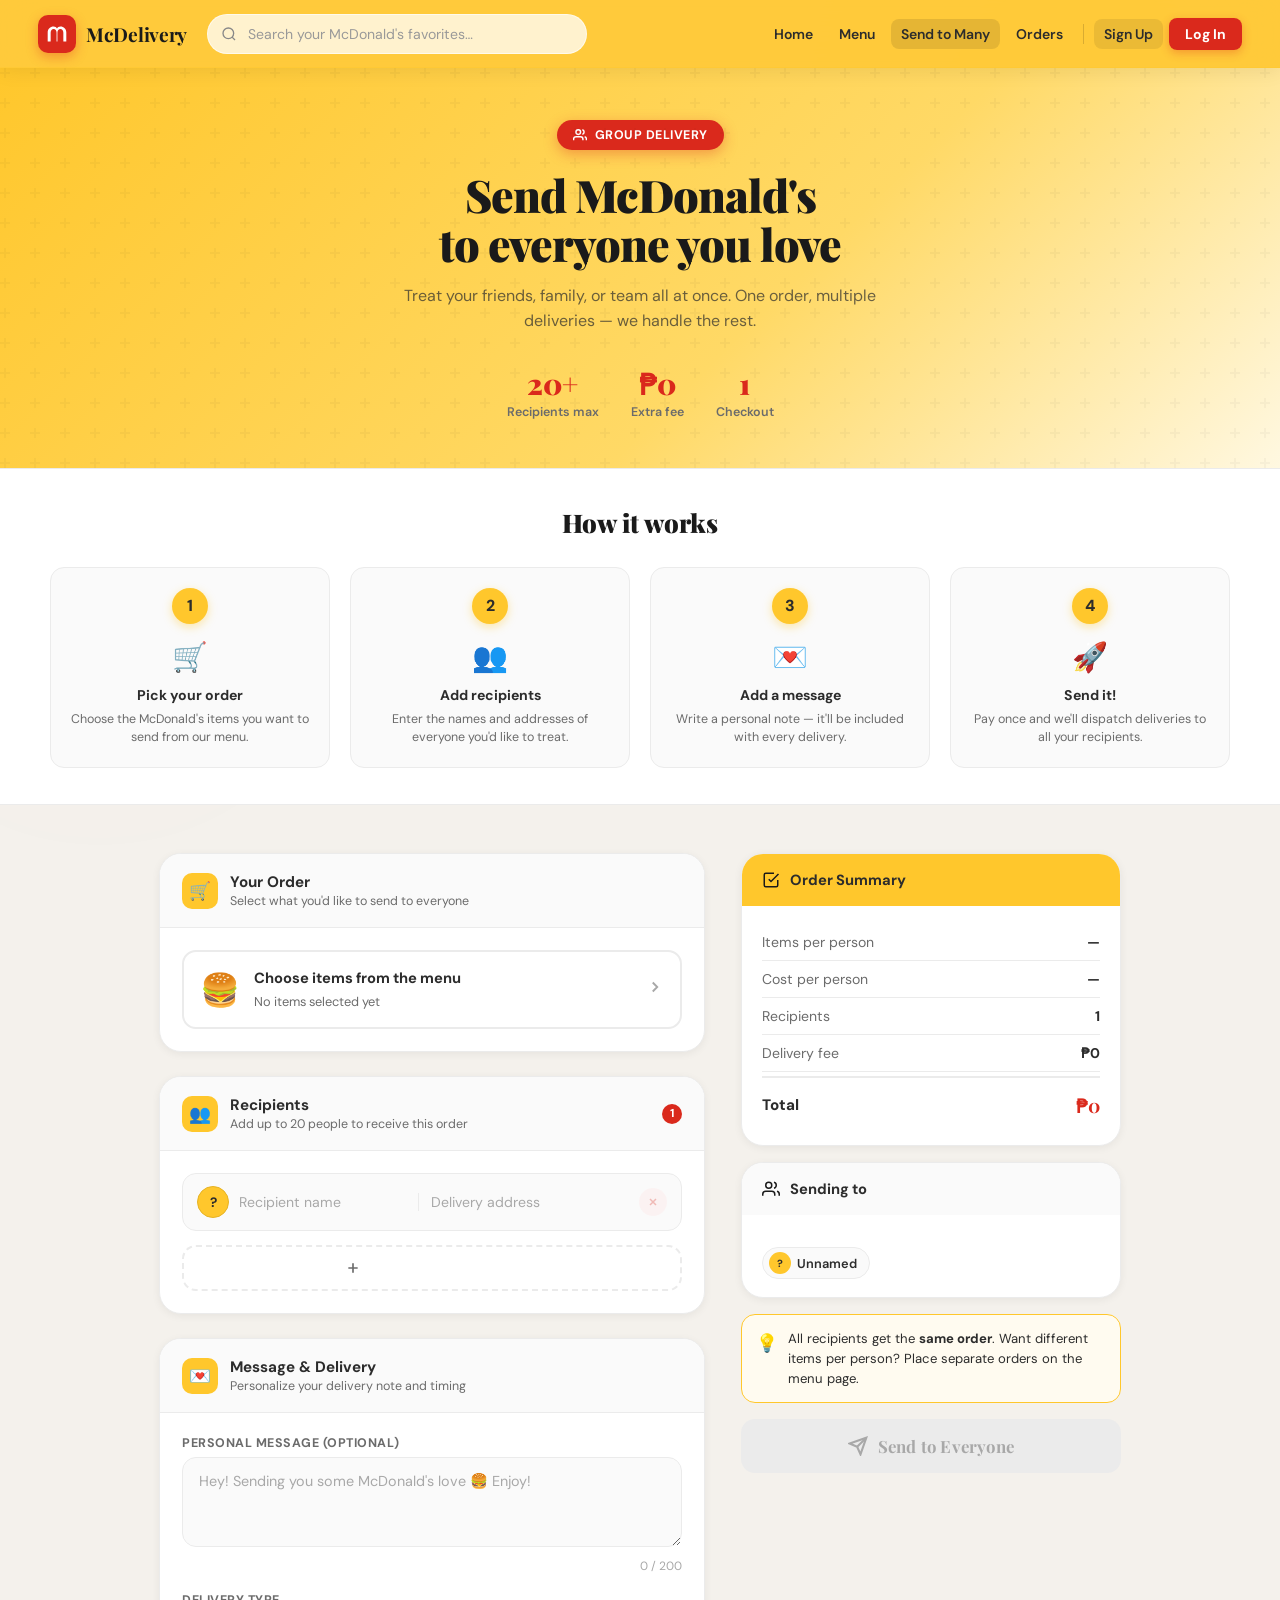
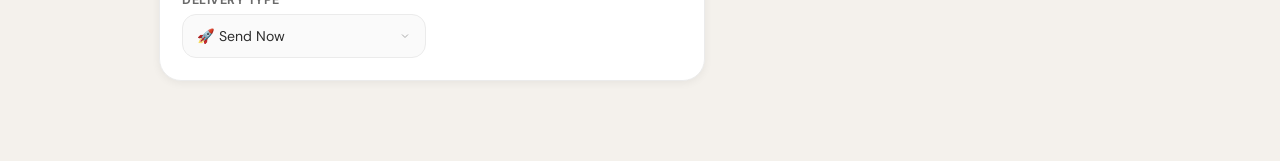
<file: Mcdelivery/send-to-many.html>
<!DOCTYPE html>
<html lang="en">
<head>
  <meta charset="UTF-8" />
  <meta name="viewport" content="width=device-width, initial-scale=1.0"/>
  <title>McDelivery — Send to Many</title>
  <link rel="preconnect" href="https://fonts.googleapis.com">
  <link rel="preconnect" href="https://fonts.gstatic.com" crossorigin>
  <link href="https://fonts.googleapis.com/css2?family=Playfair+Display:wght@700;900&family=DM+Sans:wght@300;400;500;600;700&display=swap" rel="stylesheet">
  <link rel="stylesheet" href="style.css"/>
  <style>
    /* ── SEND TO MANY PAGE ─────────────────────── */
    .stm-hero {
      background: linear-gradient(135deg, var(--yellow) 0%, var(--yellow-light) 60%, #fff8e1 100%);
      padding: 52px 28px 48px;
      text-align: center;
      position: relative;
      z-index: 1;
      overflow: hidden;
    }
    .stm-hero::before {
      content: '';
      position: absolute;
      inset: 0;
      background: url("data:image/svg+xml,%3Csvg width='60' height='60' viewBox='0 0 60 60' xmlns='http://www.w3.org/2000/svg'%3E%3Cg fill='none' fill-rule='evenodd'%3E%3Cg fill='%23000000' fill-opacity='0.03'%3E%3Cpath d='M36 34v-4h-2v4h-4v2h4v4h2v-4h4v-2h-4zm0-30V0h-2v4h-4v2h4v4h2V6h4V4h-4zM6 34v-4H4v4H0v2h4v4h2v-4h4v-2H6zM6 4V0H4v4H0v2h4v4h2V6h4V4H6z'/%3E%3C/g%3E%3C/g%3E%3C/svg%3E");
      pointer-events: none;
    }
    .stm-hero-badge {
      display: inline-flex;
      align-items: center;
      gap: 8px;
      background: var(--red);
      color: white;
      font-size: 0.78rem;
      font-weight: 700;
      padding: 7px 16px;
      border-radius: 20px;
      margin-bottom: 20px;
      letter-spacing: 0.5px;
      text-transform: uppercase;
      box-shadow: 0 4px 14px rgba(218,41,28,0.35);
    }
    .stm-hero-title {
      font-family: 'Playfair Display', serif;
      font-size: 2.8rem;
      font-weight: 900;
      color: var(--black);
      line-height: 1.1;
      letter-spacing: -1px;
      margin-bottom: 14px;
    }
    .stm-hero-sub {
      font-size: 1rem;
      color: var(--dark);
      opacity: 0.7;
      max-width: 540px;
      margin: 0 auto 30px;
      line-height: 1.6;
    }
    .stm-hero-stats {
      display: flex;
      justify-content: center;
      gap: 32px;
      flex-wrap: wrap;
    }
    .stm-stat {
      text-align: center;
    }
    .stm-stat-num {
      font-family: 'Playfair Display', serif;
      font-size: 1.8rem;
      font-weight: 900;
      color: var(--red);
    }
    .stm-stat-label {
      font-size: 0.78rem;
      font-weight: 600;
      color: var(--mid);
      margin-top: 2px;
    }

    /* ── MAIN BODY ─────────────────────────────── */
    .stm-body {
      max-width: 1180px;
      margin: 0 auto;
      padding: 48px 28px 80px;
      display: grid;
      grid-template-columns: 1fr 380px;
      gap: 36px;
      align-items: start;
      position: relative;
      z-index: 1;
    }

    /* ── LEFT: FORM AREA ────────────────────────── */
    .stm-form-area {
      display: flex;
      flex-direction: column;
      gap: 24px;
    }

    /* Section card */
    .stm-section-card {
      background: var(--white);
      border-radius: var(--radius-lg);
      border: 1px solid var(--border);
      box-shadow: var(--shadow-sm);
      overflow: hidden;
      animation: fadeSlideRight 0.5s var(--ease-out) both;
    }
    .stm-section-card:nth-child(1) { animation-delay: 0.05s; }
    .stm-section-card:nth-child(2) { animation-delay: 0.12s; }
    .stm-section-card:nth-child(3) { animation-delay: 0.19s; }

    .stm-section-head {
      display: flex;
      align-items: center;
      gap: 12px;
      padding: 18px 22px;
      border-bottom: 1px solid var(--border);
      background: var(--surface);
    }
    .stm-section-icon {
      width: 36px; height: 36px;
      border-radius: 10px;
      background: var(--yellow);
      display: flex; align-items: center; justify-content: center;
      font-size: 1.1rem;
      flex-shrink: 0;
    }
    .stm-section-title {
      font-size: 0.95rem;
      font-weight: 700;
      color: var(--dark);
    }
    .stm-section-sub {
      font-size: 0.78rem;
      color: var(--mid);
      margin-top: 1px;
    }
    .stm-section-body {
      padding: 22px;
    }

    /* Order details */
    .stm-order-pick {
      display: flex;
      align-items: center;
      gap: 14px;
      padding: 16px;
      border: 2px solid var(--border);
      border-radius: var(--radius-md);
      cursor: pointer;
      transition: border-color 0.2s, background 0.2s, box-shadow 0.2s;
    }
    .stm-order-pick:hover {
      border-color: var(--yellow);
      background: #fffbf0;
      box-shadow: 0 4px 16px rgba(255,199,44,0.2);
    }
    .stm-order-pick-icon {
      font-size: 2rem;
      flex-shrink: 0;
    }
    .stm-order-pick-text strong {
      display: block;
      font-size: 0.92rem;
      font-weight: 700;
      color: var(--dark);
      margin-bottom: 2px;
    }
    .stm-order-pick-text span {
      font-size: 0.8rem;
      color: var(--mid);
    }
    .stm-order-pick-arrow {
      margin-left: auto;
      color: var(--light);
    }

    /* Recipient list */
    .stm-recipient-list {
      display: flex;
      flex-direction: column;
      gap: 10px;
      margin-bottom: 14px;
    }
    .stm-recipient-row {
      display: grid;
      grid-template-columns: 1fr 1fr auto;
      gap: 10px;
      align-items: center;
      padding: 12px 14px;
      background: var(--surface);
      border-radius: var(--radius-md);
      border: 1.5px solid var(--border);
      transition: border-color 0.2s, box-shadow 0.2s;
      animation: fadeSlideRight 0.3s var(--ease-out) both;
    }
    .stm-recipient-row:focus-within {
      border-color: var(--yellow);
      box-shadow: 0 0 0 3px rgba(255,199,44,0.15);
    }
    .stm-recipient-avatar {
      width: 32px; height: 32px;
      border-radius: 50%;
      background: var(--yellow);
      display: flex; align-items: center; justify-content: center;
      font-size: 0.85rem;
      font-weight: 700;
      color: var(--dark);
      flex-shrink: 0;
      border: 1.5px solid var(--yellow-dark);
    }
    .stm-input {
      background: transparent;
      border: none;
      outline: none;
      font-family: 'DM Sans', sans-serif;
      font-size: 0.88rem;
      color: var(--dark);
      width: 100%;
    }
    .stm-input::placeholder { color: var(--light); }
    .stm-remove-btn {
      width: 28px; height: 28px;
      border-radius: 50%;
      border: none;
      background: #fee2e2;
      color: var(--red);
      cursor: pointer;
      display: flex; align-items: center; justify-content: center;
      flex-shrink: 0;
      transition: background 0.2s, transform 0.15s;
    }
    .stm-remove-btn:hover { background: #fca5a5; transform: scale(1.1); }

    .stm-add-btn {
      display: flex;
      align-items: center;
      justify-content: center;
      gap: 8px;
      width: 100%;
      padding: 12px;
      border-radius: var(--radius-md);
      border: 2px dashed var(--border);
      background: transparent;
      color: var(--mid);
      font-family: 'DM Sans', sans-serif;
      font-size: 0.88rem;
      font-weight: 600;
      cursor: pointer;
      transition: border-color 0.2s, color 0.2s, background 0.2s;
    }
    .stm-add-btn:hover {
      border-color: var(--yellow);
      color: var(--dark);
      background: #fffbf0;
    }

    /* Message */
    .stm-message-textarea {
      width: 100%;
      min-height: 90px;
      border: 1.5px solid var(--border);
      border-radius: var(--radius-md);
      padding: 14px 16px;
      font-family: 'DM Sans', sans-serif;
      font-size: 0.9rem;
      color: var(--dark);
      resize: vertical;
      outline: none;
      background: var(--surface);
      transition: border-color 0.2s, box-shadow 0.2s;
    }
    .stm-message-textarea:focus {
      border-color: var(--yellow);
      box-shadow: 0 0 0 3px rgba(255,199,44,0.15);
      background: white;
    }
    .stm-message-textarea::placeholder { color: var(--light); }
    .stm-char-count {
      text-align: right;
      font-size: 0.75rem;
      color: var(--light);
      margin-top: 6px;
    }

    /* Schedule row */
    .stm-schedule-row {
      display: grid;
      grid-template-columns: 1fr 1fr;
      gap: 12px;
    }
    .stm-field-label {
      font-size: 0.78rem;
      font-weight: 700;
      color: var(--mid);
      text-transform: uppercase;
      letter-spacing: 0.5px;
      margin-bottom: 6px;
    }
    .stm-select, .stm-date-input {
      width: 100%;
      height: 44px;
      border: 1.5px solid var(--border);
      border-radius: var(--radius-md);
      padding: 0 14px;
      font-family: 'DM Sans', sans-serif;
      font-size: 0.88rem;
      color: var(--dark);
      background: var(--surface);
      outline: none;
      cursor: pointer;
      transition: border-color 0.2s, box-shadow 0.2s;
      appearance: none;
      -webkit-appearance: none;
      background-image: url("data:image/svg+xml,%3Csvg xmlns='http://www.w3.org/2000/svg' width='12' height='12' fill='none' stroke='%23aaa' stroke-width='2' viewBox='0 0 24 24'%3E%3Cpath d='M6 9l6 6 6-6'/%3E%3C/svg%3E");
      background-repeat: no-repeat;
      background-position: right 14px center;
      padding-right: 36px;
    }
    .stm-date-input {
      background-image: none;
      padding-right: 14px;
    }
    .stm-select:focus, .stm-date-input:focus {
      border-color: var(--yellow);
      box-shadow: 0 0 0 3px rgba(255,199,44,0.15);
      background-color: white;
    }

    /* ── RIGHT: SUMMARY PANEL ───────────────────── */
    .stm-summary-panel {
      position: sticky;
      top: calc(var(--nav-h) + 24px);
      display: flex;
      flex-direction: column;
      gap: 16px;
      animation: fadeSlideLeft 0.5s var(--ease-out) 0.1s both;
    }

    .stm-summary-card {
      background: var(--white);
      border-radius: var(--radius-lg);
      border: 1px solid var(--border);
      box-shadow: var(--shadow-sm);
      overflow: hidden;
    }

    .stm-summary-head {
      padding: 16px 20px;
      background: var(--yellow);
      display: flex;
      align-items: center;
      gap: 10px;
    }
    .stm-summary-head-title {
      font-size: 0.92rem;
      font-weight: 700;
      color: var(--dark);
    }

    .stm-summary-body {
      padding: 18px 20px;
    }

    .stm-summary-row {
      display: flex;
      align-items: center;
      justify-content: space-between;
      padding: 9px 0;
      border-bottom: 1px solid var(--border);
      font-size: 0.88rem;
    }
    .stm-summary-row:last-child { border-bottom: none; }
    .stm-summary-row-label { color: var(--mid); }
    .stm-summary-row-val { font-weight: 700; color: var(--dark); }
    .stm-summary-row-val.highlight { color: var(--red); }

    .stm-summary-recipients {
      display: flex;
      flex-wrap: wrap;
      gap: 8px;
      margin-top: 14px;
    }
    .stm-recipient-chip {
      display: flex;
      align-items: center;
      gap: 6px;
      background: var(--surface);
      border: 1.5px solid var(--border);
      border-radius: 20px;
      padding: 4px 12px 4px 6px;
      font-size: 0.8rem;
      font-weight: 600;
      color: var(--dark);
    }
    .stm-recipient-chip-avatar {
      width: 22px; height: 22px;
      border-radius: 50%;
      background: var(--yellow);
      display: flex; align-items: center; justify-content: center;
      font-size: 0.65rem;
      font-weight: 800;
      color: var(--dark);
      flex-shrink: 0;
    }

    /* Send button */
    .stm-send-btn {
      display: flex;
      align-items: center;
      justify-content: center;
      gap: 10px;
      width: 100%;
      padding: 16px;
      border-radius: var(--radius-md);
      border: none;
      background: var(--red);
      color: white;
      font-family: 'Playfair Display', serif;
      font-size: 1.05rem;
      font-weight: 700;
      cursor: pointer;
      box-shadow: 0 4px 18px rgba(218,41,28,0.35);
      transition: background 0.2s, transform 0.15s, box-shadow 0.2s;
      letter-spacing: 0.2px;
    }
    .stm-send-btn:hover {
      background: var(--red-dark);
      transform: translateY(-2px);
      box-shadow: 0 8px 28px rgba(218,41,28,0.45);
    }
    .stm-send-btn:active { transform: translateY(0); }
    .stm-send-btn:disabled {
      background: var(--border);
      color: var(--light);
      box-shadow: none;
      cursor: not-allowed;
      transform: none;
    }

    /* Tip box */
    .stm-tip-box {
      display: flex;
      gap: 10px;
      align-items: flex-start;
      background: #fffbf0;
      border: 1.5px solid var(--yellow);
      border-radius: var(--radius-md);
      padding: 14px;
      font-size: 0.82rem;
      color: var(--dark);
      line-height: 1.5;
    }
    .stm-tip-icon { font-size: 1.1rem; flex-shrink: 0; margin-top: 1px; }

    /* How it works strip */
    .stm-how-strip {
      background: var(--white);
      border-top: 1px solid var(--border);
      border-bottom: 1px solid var(--border);
      padding: 36px 28px;
      position: relative;
      z-index: 1;
    }
    .stm-how-inner {
      max-width: 1180px;
      margin: 0 auto;
    }
    .stm-how-title {
      font-family: 'Playfair Display', serif;
      font-size: 1.6rem;
      font-weight: 900;
      color: var(--black);
      margin-bottom: 28px;
      text-align: center;
    }
    .stm-how-steps {
      display: grid;
      grid-template-columns: repeat(4, 1fr);
      gap: 20px;
    }
    .stm-how-step {
      text-align: center;
      padding: 20px 16px;
      border-radius: var(--radius-md);
      border: 1px solid var(--border);
      background: var(--surface);
      position: relative;
      transition: box-shadow 0.2s, transform 0.2s;
    }
    .stm-how-step:hover {
      box-shadow: var(--shadow-md);
      transform: translateY(-3px);
    }
    .stm-how-step-num {
      width: 36px; height: 36px;
      border-radius: 50%;
      background: var(--yellow);
      color: var(--dark);
      font-weight: 800;
      font-size: 1rem;
      display: flex; align-items: center; justify-content: center;
      margin: 0 auto 14px;
      box-shadow: 0 3px 10px rgba(255,199,44,0.4);
    }
    .stm-how-step-emoji { font-size: 1.8rem; margin-bottom: 10px; }
    .stm-how-step-label {
      font-size: 0.88rem;
      font-weight: 700;
      color: var(--dark);
      margin-bottom: 6px;
    }
    .stm-how-step-desc {
      font-size: 0.78rem;
      color: var(--mid);
      line-height: 1.5;
    }

    /* Success toast override */
    .stm-confirm-overlay {
      position: fixed;
      inset: 0;
      background: rgba(0,0,0,0.5);
      z-index: 999;
      display: flex;
      align-items: center;
      justify-content: center;
      opacity: 0;
      pointer-events: none;
      transition: opacity 0.3s;
    }
    .stm-confirm-overlay.open {
      opacity: 1;
      pointer-events: all;
    }
    .stm-confirm-modal {
      background: white;
      border-radius: var(--radius-xl);
      padding: 44px 40px;
      text-align: center;
      max-width: 420px;
      width: 90%;
      box-shadow: var(--shadow-lg);
      transform: scale(0.92) translateY(16px);
      transition: transform 0.35s var(--ease-spring);
    }
    .stm-confirm-overlay.open .stm-confirm-modal {
      transform: scale(1) translateY(0);
    }
    .stm-confirm-emoji { font-size: 3.5rem; margin-bottom: 16px; }
    .stm-confirm-title {
      font-family: 'Playfair Display', serif;
      font-size: 1.7rem;
      font-weight: 900;
      color: var(--dark);
      margin-bottom: 10px;
    }
    .stm-confirm-sub {
      font-size: 0.9rem;
      color: var(--mid);
      line-height: 1.6;
      margin-bottom: 28px;
    }
    .stm-confirm-btn {
      display: inline-flex;
      align-items: center;
      gap: 8px;
      background: var(--yellow);
      color: var(--dark);
      border: none;
      border-radius: var(--radius-md);
      padding: 13px 30px;
      font-family: 'DM Sans', sans-serif;
      font-size: 0.95rem;
      font-weight: 700;
      cursor: pointer;
      box-shadow: 0 4px 14px rgba(255,199,44,0.4);
      transition: background 0.2s, transform 0.15s;
    }
    .stm-confirm-btn:hover { background: var(--yellow-dark); transform: translateY(-1px); }

    /* Recipient counter badge */
    .stm-count-badge {
      display: inline-flex;
      align-items: center;
      justify-content: center;
      background: var(--red);
      color: white;
      font-size: 0.72rem;
      font-weight: 800;
      width: 20px; height: 20px;
      border-radius: 50%;
      margin-left: auto;
    }

    /* ── RESPONSIVE ─────────────────────────────── */
    @media (max-width: 900px) {
      .stm-body {
        grid-template-columns: 1fr;
      }
      .stm-summary-panel {
        position: static;
        order: -1;
      }
      .stm-how-steps {
        grid-template-columns: repeat(2, 1fr);
      }
      .stm-hero-title { font-size: 2rem; }
    }
    @media (max-width: 540px) {
      .stm-schedule-row { grid-template-columns: 1fr; }
      .stm-recipient-row { grid-template-columns: 1fr auto; }
      .stm-recipient-row .stm-input:last-of-type { display: none; }
      .stm-how-steps { grid-template-columns: 1fr; }
      .stm-hero-stats { gap: 20px; }
      .stm-hero-title { font-size: 1.7rem; }
    }
  </style>
</head>
<body>

  <!-- BACKGROUND DECORATION -->
  <div class="bg-orb bg-orb-1"></div>
  <div class="bg-orb bg-orb-2"></div>
  <div class="bg-orb bg-orb-3"></div>

  <!-- NAVBAR -->
  <nav class="navbar" id="navbar">
    <div class="nav-inner">
      <a href="index.html" class="nav-brand">
        <div class="brand-icon">
          <svg viewBox="0 0 26 24" fill="none" xmlns="http://www.w3.org/2000/svg">
            <path d="M2 21V10C2 5.8 5 3 9 3C10.8 3 12.4 4 13 5.5C13.6 4 15.2 3 17 3C21 3 24 5.8 24 10V21H20.5V10.5C20.5 8 19 6 17 6C15 6 13.5 8 13.5 10.5V21H12.5V10.5C12.5 8 11 6 9 6C7 6 5.5 8 5.5 10.5V21H2Z" fill="white"/>
          </svg>
        </div>
        <span class="brand-text">McDelivery</span>
      </a>

      <div class="nav-search-wrap">
        <svg class="nav-search-icon" viewBox="0 0 24 24" fill="none" stroke="currentColor" stroke-width="2"><circle cx="11" cy="11" r="8"/><path d="m21 21-4.35-4.35"/></svg>
        <input class="nav-search-input" type="text" placeholder="Search your McDonald's favorites…"/>
      </div>

      <ul class="nav-links">
        <li><a href="index.html">Home</a></li>
        <li><a href="menu.html">Menu</a></li>
        <li><a href="send-to-many.html" style="background:rgba(0,0,0,0.1);border-radius:8px;padding:6px 10px;">Send to Many</a></li>
        <li><a href="orders.html">Orders</a></li>
        <li class="divider"></li>
        <li><a href="#" class="nav-link-signup" id="signupNavBtn">Sign Up</a></li>
        <li><a href="#" class="nav-link-login" id="loginNavBtn">Log In</a></li>
      </ul>

      <button class="nav-hamburger" id="hamburger" aria-label="Menu">
        <span></span><span></span><span></span>
      </button>
    </div>
  </nav>

  <!-- MOBILE MENU -->
  <div class="mobile-menu" id="mobileMenu">
    <ul>
      <li><a href="index.html">Home</a></li>
      <li><a href="menu.html">Menu</a></li>
      <li><a href="send-to-many.html">Send to Many</a></li>
      <li><a href="orders.html">Orders</a></li>
      <li><a href="#" id="signupMobileBtn">Sign Up</a></li>
      <li><a href="#" id="loginMobileBtn">Log In</a></li>
    </ul>
  </div>

  <!-- HERO -->
  <div class="stm-hero">
    <div class="stm-hero-badge">
      <svg viewBox="0 0 24 24" fill="none" stroke="currentColor" stroke-width="2.5" width="14" height="14"><path d="M17 21v-2a4 4 0 0 0-4-4H5a4 4 0 0 0-4 4v2"/><circle cx="9" cy="7" r="4"/><path d="M23 21v-2a4 4 0 0 0-3-3.87"/><path d="M16 3.13a4 4 0 0 1 0 7.75"/></svg>
      Group Delivery
    </div>
    <h1 class="stm-hero-title">Send McDonald's<br/>to everyone you love</h1>
    <p class="stm-hero-sub">Treat your friends, family, or team all at once. One order, multiple deliveries — we handle the rest.</p>
    <div class="stm-hero-stats">
      <div class="stm-stat">
        <div class="stm-stat-num">20+</div>
        <div class="stm-stat-label">Recipients max</div>
      </div>
      <div class="stm-stat">
        <div class="stm-stat-num">₱0</div>
        <div class="stm-stat-label">Extra fee</div>
      </div>
      <div class="stm-stat">
        <div class="stm-stat-num">1</div>
        <div class="stm-stat-label">Checkout</div>
      </div>
    </div>
  </div>

  <!-- HOW IT WORKS -->
  <div class="stm-how-strip">
    <div class="stm-how-inner">
      <h2 class="stm-how-title">How it works</h2>
      <div class="stm-how-steps">
        <div class="stm-how-step">
          <div class="stm-how-step-num">1</div>
          <div class="stm-how-step-emoji">🛒</div>
          <div class="stm-how-step-label">Pick your order</div>
          <div class="stm-how-step-desc">Choose the McDonald's items you want to send from our menu.</div>
        </div>
        <div class="stm-how-step">
          <div class="stm-how-step-num">2</div>
          <div class="stm-how-step-emoji">👥</div>
          <div class="stm-how-step-label">Add recipients</div>
          <div class="stm-how-step-desc">Enter the names and addresses of everyone you'd like to treat.</div>
        </div>
        <div class="stm-how-step">
          <div class="stm-how-step-num">3</div>
          <div class="stm-how-step-emoji">💌</div>
          <div class="stm-how-step-label">Add a message</div>
          <div class="stm-how-step-desc">Write a personal note — it'll be included with every delivery.</div>
        </div>
        <div class="stm-how-step">
          <div class="stm-how-step-num">4</div>
          <div class="stm-how-step-emoji">🚀</div>
          <div class="stm-how-step-label">Send it!</div>
          <div class="stm-how-step-desc">Pay once and we'll dispatch deliveries to all your recipients.</div>
        </div>
      </div>
    </div>
  </div>

  <!-- MAIN BODY -->
  <div class="stm-body">

    <!-- LEFT FORM AREA -->
    <div class="stm-form-area">

      <!-- SECTION 1: Order Selection -->
      <div class="stm-section-card">
        <div class="stm-section-head">
          <div class="stm-section-icon">🛒</div>
          <div>
            <div class="stm-section-title">Your Order</div>
            <div class="stm-section-sub">Select what you'd like to send to everyone</div>
          </div>
        </div>
        <div class="stm-section-body">
          <div class="stm-order-pick" id="selectOrderBtn">
            <div class="stm-order-pick-icon">🍔</div>
            <div class="stm-order-pick-text">
              <strong id="orderPickLabel">Choose items from the menu</strong>
              <span id="orderPickSub">No items selected yet</span>
            </div>
            <div class="stm-order-pick-arrow">
              <svg viewBox="0 0 24 24" fill="none" stroke="currentColor" stroke-width="2.5" width="18" height="18"><path d="M9 18l6-6-6-6"/></svg>
            </div>
          </div>

          <!-- Pre-loaded from cart if available -->
          <div id="cartItemsPreview" style="display:none; margin-top:14px;">
            <div class="stm-field-label" style="margin-bottom:10px;">Items in your order</div>
            <div id="cartItemsList" style="display:flex; flex-direction:column; gap:8px;"></div>
            <div style="display:flex; justify-content:space-between; align-items:center; margin-top:14px; padding-top:14px; border-top:1px solid var(--border);">
              <span style="font-size:0.88rem; color:var(--mid);">Order total per person</span>
              <span id="cartTotalDisplay" style="font-size:1.1rem; font-weight:800; color:var(--dark); font-family:'Playfair Display',serif;">₱0</span>
            </div>
          </div>
        </div>
      </div>

      <!-- SECTION 2: Recipients -->
      <div class="stm-section-card">
        <div class="stm-section-head">
          <div class="stm-section-icon">👥</div>
          <div>
            <div class="stm-section-title">Recipients</div>
            <div class="stm-section-sub">Add up to 20 people to receive this order</div>
          </div>
          <span class="stm-count-badge" id="recipientCountBadge">1</span>
        </div>
        <div class="stm-section-body">
          <div class="stm-recipient-list" id="recipientList">
            <!-- Rows injected by JS -->
          </div>
          <button class="stm-add-btn" id="addRecipientBtn">
            <svg viewBox="0 0 24 24" fill="none" stroke="currentColor" stroke-width="2.5" width="16" height="16"><path d="M12 5v14M5 12h14"/></svg>
            Add another recipient
          </button>
        </div>
      </div>

      <!-- SECTION 3: Message & Schedule -->
      <div class="stm-section-card">
        <div class="stm-section-head">
          <div class="stm-section-icon">💌</div>
          <div>
            <div class="stm-section-title">Message & Delivery</div>
            <div class="stm-section-sub">Personalize your delivery note and timing</div>
          </div>
        </div>
        <div class="stm-section-body">
          <div class="stm-field-label">Personal message (optional)</div>
          <textarea class="stm-message-textarea" id="personalMessage" placeholder="Hey! Sending you some McDonald's love 🍔 Enjoy!" maxlength="200"></textarea>
          <div class="stm-char-count"><span id="charCount">0</span> / 200</div>

          <div style="height:18px;"></div>

          <div class="stm-schedule-row">
            <div>
              <div class="stm-field-label">Delivery type</div>
              <select class="stm-select" id="deliveryType">
                <option value="now">🚀 Send Now</option>
                <option value="scheduled">🗓️ Schedule for Later</option>
              </select>
            </div>
            <div id="scheduleTimeWrap">
              <div class="stm-field-label">Date & time</div>
              <input type="datetime-local" class="stm-date-input" id="scheduleTime"/>
            </div>
          </div>
        </div>
      </div>

    </div>

    <!-- RIGHT SUMMARY PANEL -->
    <div class="stm-summary-panel">

      <div class="stm-summary-card">
        <div class="stm-summary-head">
          <svg viewBox="0 0 24 24" fill="none" stroke="currentColor" stroke-width="2" width="18" height="18"><path d="M9 11l3 3L22 4"/><path d="M21 12v7a2 2 0 0 1-2 2H5a2 2 0 0 1-2-2V5a2 2 0 0 1 2-2h11"/></svg>
          <span class="stm-summary-head-title">Order Summary</span>
        </div>
        <div class="stm-summary-body">
          <div class="stm-summary-row">
            <span class="stm-summary-row-label">Items per person</span>
            <span class="stm-summary-row-val" id="summItemCount">—</span>
          </div>
          <div class="stm-summary-row">
            <span class="stm-summary-row-label">Cost per person</span>
            <span class="stm-summary-row-val" id="summCostPer">—</span>
          </div>
          <div class="stm-summary-row">
            <span class="stm-summary-row-label">Recipients</span>
            <span class="stm-summary-row-val" id="summRecipients">1</span>
          </div>
          <div class="stm-summary-row">
            <span class="stm-summary-row-label">Delivery fee</span>
            <span class="stm-summary-row-val">₱0</span>
          </div>
          <div class="stm-summary-row" style="padding-top:14px; margin-top:4px; border-top: 2px solid var(--border); border-bottom:none;">
            <span style="font-weight:800; font-size:0.95rem; color:var(--dark);">Total</span>
            <span class="stm-summary-row-val highlight" id="summTotal" style="font-size:1.2rem; font-family:'Playfair Display',serif;">₱0</span>
          </div>
        </div>
      </div>

      <!-- Recipients preview -->
      <div class="stm-summary-card">
        <div class="stm-summary-head" style="background:var(--surface);">
          <svg viewBox="0 0 24 24" fill="none" stroke="currentColor" stroke-width="2" width="18" height="18"><path d="M17 21v-2a4 4 0 0 0-4-4H5a4 4 0 0 0-4 4v2"/><circle cx="9" cy="7" r="4"/><path d="M23 21v-2a4 4 0 0 0-3-3.87"/><path d="M16 3.13a4 4 0 0 1 0 7.75"/></svg>
          <span class="stm-summary-head-title">Sending to</span>
        </div>
        <div class="stm-summary-body">
          <div class="stm-summary-recipients" id="summaryChips">
            <!-- chips injected by JS -->
          </div>
        </div>
      </div>

      <div class="stm-tip-box">
        <div class="stm-tip-icon">💡</div>
        <div>All recipients get the <strong>same order</strong>. Want different items per person? Place separate orders on the menu page.</div>
      </div>

      <button class="stm-send-btn" id="sendOrderBtn" disabled>
        <svg viewBox="0 0 24 24" fill="none" stroke="currentColor" stroke-width="2.5" width="20" height="20"><path d="M22 2L11 13"/><path d="M22 2L15 22 11 13 2 9l20-7z"/></svg>
        Send to Everyone
      </button>

    </div>
  </div>

  <!-- SUCCESS MODAL -->
  <div class="stm-confirm-overlay" id="confirmOverlay">
    <div class="stm-confirm-modal">
      <div class="stm-confirm-emoji">🎉</div>
      <div class="stm-confirm-title">Orders Sent!</div>
      <p class="stm-confirm-sub" id="confirmSubText">Your McDonald's orders are on their way to <strong id="confirmCount">1</strong> lucky people. They'll be notified shortly!</p>
      <button class="stm-confirm-btn" id="confirmCloseBtn">
        <svg viewBox="0 0 24 24" fill="none" stroke="currentColor" stroke-width="2.5" width="16" height="16"><path d="M5 13l4 4L19 7"/></svg>
        Awesome!
      </button>
    </div>
  </div>

  <script>
  (function () {
    // ── STATE ──────────────────────────────────
    let recipients = [{ name: '', address: '' }];
    let cartTotal  = 0;
    let cartCount  = 0;

    // ── DOM REFS ───────────────────────────────
    const recipientList      = document.getElementById('recipientList');
    const addRecipientBtn    = document.getElementById('addRecipientBtn');
    const recipientCountBadge= document.getElementById('recipientCountBadge');
    const sendOrderBtn       = document.getElementById('sendOrderBtn');
    const confirmOverlay     = document.getElementById('confirmOverlay');
    const confirmCloseBtn    = document.getElementById('confirmCloseBtn');
    const confirmCount       = document.getElementById('confirmCount');
    const personalMessage    = document.getElementById('personalMessage');
    const charCount          = document.getElementById('charCount');
    const deliveryType       = document.getElementById('deliveryType');
    const scheduleTimeWrap   = document.getElementById('scheduleTimeWrap');
    const summItemCount      = document.getElementById('summItemCount');
    const summCostPer        = document.getElementById('summCostPer');
    const summRecipients     = document.getElementById('summRecipients');
    const summTotal          = document.getElementById('summTotal');
    const summaryChips       = document.getElementById('summaryChips');
    const selectOrderBtn     = document.getElementById('selectOrderBtn');
    const cartItemsPreview   = document.getElementById('cartItemsPreview');
    const cartItemsList      = document.getElementById('cartItemsList');
    const cartTotalDisplay   = document.getElementById('cartTotalDisplay');
    const orderPickLabel     = document.getElementById('orderPickLabel');
    const orderPickSub       = document.getElementById('orderPickSub');

    // ── LOAD CART FROM SESSION STORAGE ────────
    (function loadCart() {
      try {
        const raw = sessionStorage.getItem('mcCart') || localStorage.getItem('mcCart');
        if (!raw) return;
        const cart = JSON.parse(raw);

        const MENU_ITEMS = [
          { id: 1,  name: 'Big Mac',            price: 189, emoji: '🍔' },
          { id: 2,  name: 'Quarter Pounder',     price: 179, emoji: '🍔' },
          { id: 3,  name: 'McDouble',            price: 149, emoji: '🍔' },
          { id: 4,  name: 'McSpicy',             price: 169, emoji: '🌶️' },
          { id: 5,  name: 'McChicken',           price: 139, emoji: '🍗' },
          { id: 6,  name: 'Big Breakfast',       price: 199, emoji: '🥞' },
          { id: 7,  name: 'Egg McMuffin',        price: 129, emoji: '🥚' },
          { id: 8,  name: 'Large Fries',         price: 99,  emoji: '🍟' },
          { id: 9,  name: 'Coca-Cola',           price: 79,  emoji: '🥤' },
          { id: 10, name: 'McCafé Latte',        price: 119, emoji: '☕' },
          { id: 11, name: 'McFlurry Oreo',       price: 119, emoji: '🍦' },
          { id: 12, name: 'Apple Pie',           price: 69,  emoji: '🥧' },
          { id: 13, name: "Happy Meal",          price: 189, emoji: '🎁' },
        ];

        let total = 0;
        let count = 0;
        const lines = [];
        for (const [idStr, qty] of Object.entries(cart)) {
          const item = MENU_ITEMS.find(i => i.id === parseInt(idStr));
          if (!item || qty < 1) continue;
          total += item.price * qty;
          count += qty;
          lines.push({ item, qty });
        }

        if (lines.length === 0) return;

        cartTotal = total;
        cartCount = count;

        orderPickLabel.textContent = `${count} item${count !== 1 ? 's' : ''} selected`;
        orderPickSub.textContent   = `₱${total.toLocaleString()} per person`;

        cartItemsList.innerHTML = lines.map(({ item, qty }) => `
          <div style="display:flex; align-items:center; gap:10px; padding:10px 12px; background:var(--surface); border-radius:10px; border:1px solid var(--border);">
            <span style="font-size:1.3rem;">${item.emoji}</span>
            <span style="font-size:0.88rem; font-weight:600; color:var(--dark); flex:1;">${item.name}</span>
            <span style="font-size:0.78rem; color:var(--mid);">x${qty}</span>
            <span style="font-size:0.88rem; font-weight:700; color:var(--dark);">₱${(item.price * qty).toLocaleString()}</span>
          </div>
        `).join('');

        cartTotalDisplay.textContent = `₱${total.toLocaleString()}`;
        cartItemsPreview.style.display = 'block';

        updateSummary();
      } catch (e) {}
    })();

    // ── RECIPIENT RENDERING ────────────────────
    function getInitials(name) {
      if (!name.trim()) return '?';
      return name.trim().split(' ').map(w => w[0]).slice(0, 2).join('').toUpperCase();
    }

    function renderRecipients() {
      recipientList.innerHTML = '';
      recipients.forEach((rec, idx) => {
        const row = document.createElement('div');
        row.className = 'stm-recipient-row';
        row.innerHTML = `
          <div style="display:flex; align-items:center; gap:10px;">
            <div class="stm-recipient-avatar" id="avatar-${idx}">${getInitials(rec.name)}</div>
            <input class="stm-input" type="text" placeholder="Recipient name" value="${rec.name}" data-field="name" data-idx="${idx}" autocomplete="off"/>
          </div>
          <input class="stm-input" type="text" placeholder="Delivery address" value="${rec.address}" data-field="address" data-idx="${idx}" autocomplete="off" style="border-left:1px solid var(--border); padding-left:12px;"/>
          <button class="stm-remove-btn" data-idx="${idx}" title="Remove" ${recipients.length === 1 ? 'disabled style="opacity:0.3;cursor:not-allowed;"' : ''}>
            <svg viewBox="0 0 24 24" fill="none" stroke="currentColor" stroke-width="3" width="12" height="12"><path d="M18 6 6 18M6 6l12 12"/></svg>
          </button>
        `;
        recipientList.appendChild(row);
      });

      // Bind input events
      recipientList.querySelectorAll('.stm-input').forEach(input => {
        input.addEventListener('input', () => {
          const idx   = parseInt(input.dataset.idx);
          const field = input.dataset.field;
          recipients[idx][field] = input.value;
          if (field === 'name') {
            const avatar = document.getElementById(`avatar-${idx}`);
            if (avatar) avatar.textContent = getInitials(input.value);
          }
          updateSummary();
          validateSend();
        });
      });

      // Bind remove buttons
      recipientList.querySelectorAll('.stm-remove-btn').forEach(btn => {
        btn.addEventListener('click', () => {
          const idx = parseInt(btn.dataset.idx);
          if (recipients.length === 1) return;
          recipients.splice(idx, 1);
          renderRecipients();
          updateSummary();
          validateSend();
        });
      });

      recipientCountBadge.textContent = recipients.length;
      addRecipientBtn.style.display = recipients.length >= 20 ? 'none' : 'flex';
    }

    // ── SUMMARY UPDATE ─────────────────────────
    function updateSummary() {
      const n = recipients.length;
      summRecipients.textContent = n;
      summItemCount.textContent  = cartCount > 0 ? `${cartCount} item${cartCount !== 1 ? 's' : ''}` : '—';
      summCostPer.textContent    = cartTotal > 0 ? `₱${cartTotal.toLocaleString()}` : '—';
      summTotal.textContent      = cartTotal > 0 ? `₱${(cartTotal * n).toLocaleString()}` : '₱0';

      // Chips
      summaryChips.innerHTML = recipients.map(r => `
        <div class="stm-recipient-chip">
          <div class="stm-recipient-chip-avatar">${getInitials(r.name)}</div>
          ${r.name.trim() || 'Unnamed'}
        </div>
      `).join('');
    }

    // ── VALIDATE ───────────────────────────────
    function validateSend() {
      const hasOrder = cartTotal > 0;
      const allFilled = recipients.every(r => r.name.trim() && r.address.trim());
      sendOrderBtn.disabled = !(hasOrder && allFilled);
    }

    // ── ADD RECIPIENT ──────────────────────────
    addRecipientBtn.addEventListener('click', () => {
      if (recipients.length >= 20) return;
      recipients.push({ name: '', address: '' });
      renderRecipients();
      updateSummary();
      validateSend();
      // Focus the new name field
      const inputs = recipientList.querySelectorAll('.stm-input[data-field="name"]');
      if (inputs.length) inputs[inputs.length - 1].focus();
    });

    // ── SELECT ORDER BTN ───────────────────────
    selectOrderBtn.addEventListener('click', () => {
      window.location.href = 'menu.html';
    });

    // ── MESSAGE CHAR COUNT ─────────────────────
    personalMessage.addEventListener('input', () => {
      charCount.textContent = personalMessage.value.length;
    });

    // ── SCHEDULE TOGGLE ────────────────────────
    deliveryType.addEventListener('change', () => {
      scheduleTimeWrap.style.display = deliveryType.value === 'scheduled' ? 'block' : 'none';
    });
    // Set default datetime to tomorrow at noon
    (function setDefaultTime() {
      const d = new Date();
      d.setDate(d.getDate() + 1);
      d.setHours(12, 0, 0, 0);
      const iso = d.toISOString().slice(0, 16);
      document.getElementById('scheduleTime').value = iso;
      document.getElementById('scheduleTime').min = new Date().toISOString().slice(0, 16);
    })();
    scheduleTimeWrap.style.display = 'none'; // hidden by default (Send Now)

    // ── SEND ORDER ─────────────────────────────
    sendOrderBtn.addEventListener('click', () => {
      const n = recipients.length;
      confirmCount.textContent = n;
      confirmOverlay.classList.add('open');
      document.body.style.overflow = 'hidden';
    });

    confirmCloseBtn.addEventListener('click', () => {
      confirmOverlay.classList.remove('open');
      document.body.style.overflow = '';
      // Reset form
      recipients = [{ name: '', address: '' }];
      renderRecipients();
      updateSummary();
      validateSend();
      personalMessage.value = '';
      charCount.textContent = '0';
    });

    confirmOverlay.addEventListener('click', e => {
      if (e.target === confirmOverlay) {
        confirmOverlay.classList.remove('open');
        document.body.style.overflow = '';
      }
    });

    // ── HAMBURGER ──────────────────────────────
    const hamburger  = document.getElementById('hamburger');
    const mobileMenu = document.getElementById('mobileMenu');
    hamburger.addEventListener('click', () => {
      hamburger.classList.toggle('open');
      mobileMenu.classList.toggle('open');
    });
    mobileMenu.querySelectorAll('a').forEach(a => {
      a.addEventListener('click', () => {
        hamburger.classList.remove('open');
        mobileMenu.classList.remove('open');
      });
    });

    // ── INIT ───────────────────────────────────
    renderRecipients();
    updateSummary();
    validateSend();
  })();
  </script>

  <!-- LOGIN MODAL (reused from index.html) -->
  <div class="login-modal-overlay" id="loginModalOverlay">
    <div class="login-modal" id="loginModal" role="dialog" aria-modal="true" aria-labelledby="loginModalTitle">
      <button class="login-modal-close" id="loginModalClose" aria-label="Close">
        <svg viewBox="0 0 24 24" fill="none" stroke="currentColor" stroke-width="2.5"><path d="M18 6 6 18M6 6l12 12"/></svg>
      </button>
      <div class="login-modal-logo">
        <svg viewBox="0 0 40 36" fill="none" xmlns="http://www.w3.org/2000/svg">
          <path d="M2 33V14C2 7 7 3 13 3C16.5 3 19.5 5 21 8C22.5 5 25.5 3 29 3C35 3 38 7 38 14V33H32V14.5C32 11 30 8 27 8C24 8 22 11 22 14.5V33H18V14.5C18 11 16 8 13 8C10 8 8 11 8 14.5V33H2Z" fill="#FFC72C"/>
        </svg>
      </div>
      <h2 class="login-modal-title" id="loginModalTitle">Welcome back!</h2>
      <p class="login-modal-sub">Log in to your McDelivery account to continue.</p>
      <div class="login-modal-fields">
        <div class="lm-field-wrap">
          <input type="email" id="lmEmail" class="lm-input" placeholder="Email address" autocomplete="email"/>
        </div>
        <div class="lm-field-wrap">
          <input type="password" id="lmPassword" class="lm-input" placeholder="Password" autocomplete="current-password"/>
        </div>
      </div>
      <a href="#" class="lm-forgot">Forgot your password?</a>
      <button class="lm-login-btn" id="lmLoginBtn" disabled>Log In</button>
      <div class="lm-divider"><span>OR</span></div>
      <button class="lm-guest-btn">Continue as guest</button>
      <p class="lm-terms">By continuing, you agree to our <a href="#">Terms &amp; Conditions</a> and <a href="#">Privacy Policy</a>.</p>
    </div>
  </div>

  <script>
  (function initLoginModal() {
    const overlay    = document.getElementById('loginModalOverlay');
    const closeBtn   = document.getElementById('loginModalClose');
    const loginBtn   = document.getElementById('loginNavBtn');
    const loginMob   = document.getElementById('loginMobileBtn');
    const lmLoginBtn = document.getElementById('lmLoginBtn');
    const lmEmail    = document.getElementById('lmEmail');
    const lmPassword = document.getElementById('lmPassword');

    function openLogin()  { overlay.classList.add('open'); document.body.style.overflow = 'hidden'; }
    function closeLogin() { overlay.classList.remove('open'); document.body.style.overflow = ''; }

    if (loginBtn)  loginBtn.addEventListener('click',  e => { e.preventDefault(); openLogin(); });
    if (loginMob)  loginMob.addEventListener('click',  e => { e.preventDefault(); openLogin(); });
    if (closeBtn)  closeBtn.addEventListener('click', closeLogin);
    overlay.addEventListener('click', e => { if (e.target === overlay) closeLogin(); });
    document.addEventListener('keydown', e => { if (e.key === 'Escape' && overlay.classList.contains('open')) closeLogin(); });

    function checkLoginForm() {
      lmLoginBtn.disabled = !(lmEmail.value.trim() && lmPassword.value.length >= 6);
    }
    lmEmail.addEventListener('input', checkLoginForm);
    lmPassword.addEventListener('input', checkLoginForm);
  })();
  </script>

</body>
</html>
</file>
<file: Mcdelivery/style.css>
/* ============================================
   McDELIVERY — PREMIUM LOCATION PAGE
   style.css
   ============================================ */

/* ── RESET & BASE ─────────────────────────── */
*, *::before, *::after {
  box-sizing: border-box;
  margin: 0;
  padding: 0;
}

:root {
  --yellow:       #FFC72C;
  --yellow-light: #FFD966;
  --yellow-dark:  #E6B325;
  --red:          #DA291C;
  --red-dark:     #B71C1C;
  --black:        #1A1A1A;
  --dark:         #2C2C2C;
  --mid:          #6B6B6B;
  --light:        #A8A8A8;
  --border:       #EBEBEB;
  --surface:      #FAFAFA;
  --white:        #FFFFFF;
  --bg:           #F4F1EC;

  --shadow-sm:    0 2px 8px rgba(0,0,0,0.06);
  --shadow-md:    0 8px 28px rgba(0,0,0,0.10);
  --shadow-lg:    0 20px 60px rgba(0,0,0,0.14);
  --shadow-card:  0 24px 80px rgba(0,0,0,0.12), 0 4px 16px rgba(0,0,0,0.06);

  --radius-sm:    8px;
  --radius-md:    14px;
  --radius-lg:    22px;
  --radius-xl:    32px;

  --nav-h:        68px;
  --strip-h:      56px;

  --ease-out:     cubic-bezier(0.22, 1, 0.36, 1);
  --ease-spring:  cubic-bezier(0.34, 1.56, 0.64, 1);
}

html { scroll-behavior: smooth; }

body {
  font-family: 'DM Sans', sans-serif;
  background: var(--bg);
  color: var(--black);
  min-height: 100vh;
  display: flex;
  flex-direction: column;
  overflow-x: hidden;
  position: relative;
}

/* ── BACKGROUND ORBS ─────────────────────── */
.bg-orb {
  position: fixed;
  border-radius: 50%;
  filter: blur(80px);
  pointer-events: none;
  z-index: 0;
  opacity: 0.55;
}
.bg-orb-1 {
  width: 600px; height: 600px;
  background: radial-gradient(circle, #FFC72C55 0%, transparent 70%);
  top: -180px; right: -100px;
  animation: orbFloat1 14s ease-in-out infinite alternate;
}
.bg-orb-2 {
  width: 400px; height: 400px;
  background: radial-gradient(circle, #DA291C22 0%, transparent 70%);
  bottom: 100px; left: -100px;
  animation: orbFloat2 18s ease-in-out infinite alternate;
}
.bg-orb-3 {
  width: 300px; height: 300px;
  background: radial-gradient(circle, #FFC72C33 0%, transparent 70%);
  top: 50%; left: 50%;
  transform: translate(-50%, -50%);
  animation: orbFloat1 10s ease-in-out infinite alternate-reverse;
}

@keyframes orbFloat1 {
  from { transform: translate(0,0) scale(1); }
  to   { transform: translate(30px, 40px) scale(1.08); }
}
@keyframes orbFloat2 {
  from { transform: translate(0,0) scale(1); }
  to   { transform: translate(-20px, -30px) scale(1.05); }
}

/* ── NAVBAR ──────────────────────────────── */
.navbar {
  position: sticky;
  top: 0;
  z-index: 200;
  height: var(--nav-h);
  background: rgba(255,199,44,0.92);
  backdrop-filter: blur(16px);
  -webkit-backdrop-filter: blur(16px);
  border-bottom: 1px solid rgba(255,199,44,0.5);
  box-shadow: 0 2px 20px rgba(0,0,0,0.08);
}

.nav-inner {
  max-width: 1260px;
  margin: 0 auto;
  padding: 0 28px;
  height: 100%;
  display: flex;
  align-items: center;
  gap: 20px;
}

/* Brand */
.nav-brand {
  display: flex;
  align-items: center;
  gap: 10px;
  text-decoration: none;
  flex-shrink: 0;
}

.brand-icon {
  width: 38px; height: 38px;
  background: var(--red);
  border-radius: 10px;
  display: flex;
  align-items: center;
  justify-content: center;
  box-shadow: 0 4px 12px rgba(218,41,28,0.35);
  transition: transform 0.2s var(--ease-spring), box-shadow 0.2s;
}
.brand-icon:hover { transform: scale(1.06); box-shadow: 0 6px 18px rgba(218,41,28,0.45); }
.brand-icon svg { width: 22px; height: 22px; }

.brand-text {
  font-family: 'Playfair Display', serif;
  font-weight: 700;
  font-size: 1.2rem;
  color: var(--black);
  letter-spacing: -0.3px;
}

/* Nav search */
.nav-search-wrap {
  flex: 0 1 380px;
  position: relative;
  display: flex;
  align-items: center;
}

.nav-search-icon {
  position: absolute;
  left: 14px;
  width: 16px; height: 16px;
  color: #888;
  pointer-events: none;
}

.nav-search-input {
  width: 100%;
  height: 40px;
  background: rgba(255,255,255,0.75);
  border: 1.5px solid rgba(255,255,255,0.6);
  border-radius: 20px;
  padding: 0 14px 0 40px;
  font-family: 'DM Sans', sans-serif;
  font-size: 0.88rem;
  color: var(--dark);
  outline: none;
  transition: background 0.2s, border-color 0.2s, box-shadow 0.2s;
}
.nav-search-input:focus {
  background: rgba(255,255,255,0.95);
  border-color: rgba(255,255,255,0.9);
  box-shadow: 0 0 0 3px rgba(255,255,255,0.4);
}
.nav-search-input::placeholder { color: #999; }

/* Nav links */
.nav-links {
  display: flex;
  align-items: center;
  gap: 6px;
  list-style: none;
  margin-left: auto;
}

.nav-links a {
  text-decoration: none;
  font-weight: 600;
  font-size: 0.875rem;
  color: var(--dark);
  padding: 6px 10px;
  border-radius: 8px;
  transition: background 0.15s, color 0.15s;
}
.nav-links a:hover { background: rgba(0,0,0,0.07); }

.nav-links .divider {
  width: 1px;
  height: 20px;
  background: rgba(0,0,0,0.15);
  margin: 0 4px;
}

.nav-link-signup {
  background: rgba(0,0,0,0.08) !important;
}

.nav-link-login {
  background: var(--red) !important;
  color: white !important;
  border-radius: 8px !important;
  padding: 7px 16px !important;
  font-weight: 700 !important;
  box-shadow: 0 3px 10px rgba(218,41,28,0.3) !important;
  transition: background 0.2s, transform 0.15s, box-shadow 0.2s !important;
}
.nav-link-login:hover {
  background: var(--red-dark) !important;
  transform: translateY(-1px);
  box-shadow: 0 5px 16px rgba(218,41,28,0.4) !important;
}

/* Hamburger */
.nav-hamburger {
  display: none;
  flex-direction: column;
  gap: 5px;
  background: none;
  border: none;
  cursor: pointer;
  padding: 6px;
  margin-left: auto;
}
.nav-hamburger span {
  display: block;
  width: 22px; height: 2px;
  background: var(--dark);
  border-radius: 2px;
  transition: transform 0.25s, opacity 0.25s;
}
.nav-hamburger.open span:nth-child(1) { transform: translateY(7px) rotate(45deg); }
.nav-hamburger.open span:nth-child(2) { opacity: 0; }
.nav-hamburger.open span:nth-child(3) { transform: translateY(-7px) rotate(-45deg); }

/* Mobile menu */
.mobile-menu {
  display: none;
  position: fixed;
  top: var(--nav-h);
  left: 0; right: 0;
  background: var(--yellow);
  z-index: 150;
  padding: 16px 0;
  box-shadow: var(--shadow-md);
  transform: translateY(-8px);
  opacity: 0;
  pointer-events: none;
  transition: transform 0.25s var(--ease-out), opacity 0.25s;
}
.mobile-menu.open {
  display: block;
  transform: translateY(0);
  opacity: 1;
  pointer-events: all;
}
.mobile-menu ul { list-style: none; }
.mobile-menu ul li a {
  display: block;
  padding: 13px 28px;
  text-decoration: none;
  font-weight: 600;
  font-size: 0.95rem;
  color: var(--dark);
  transition: background 0.15s;
}
.mobile-menu ul li a:hover { background: rgba(0,0,0,0.06); }

/* ── HERO STRIP (steps) ───────────────────── */
.hero-strip {
  background: var(--white);
  border-bottom: 1px solid var(--border);
  height: var(--strip-h);
  display: flex;
  align-items: center;
  justify-content: center;
  position: relative;
  z-index: 10;
  box-shadow: var(--shadow-sm);
}

.hero-strip-inner {
  display: flex;
  align-items: center;
  gap: 0;
}

.step-pill {
  display: flex;
  align-items: center;
  gap: 9px;
  padding: 8px 18px;
  border-radius: 30px;
  font-size: 0.82rem;
  font-weight: 600;
  color: var(--light);
  transition: all 0.3s var(--ease-out);
  white-space: nowrap;
}
.step-pill.active {
  background: var(--yellow);
  color: var(--dark);
  box-shadow: 0 3px 12px rgba(255,199,44,0.4);
}

.step-num {
  width: 22px; height: 22px;
  border-radius: 50%;
  background: rgba(0,0,0,0.1);
  display: flex;
  align-items: center;
  justify-content: center;
  font-size: 0.75rem;
  font-weight: 800;
  flex-shrink: 0;
}
.step-pill.active .step-num {
  background: var(--red);
  color: white;
}

.step-line {
  width: 48px;
  height: 1px;
  background: var(--border);
  flex-shrink: 0;
}

/* ── MAIN LAYOUT ─────────────────────────── */
.main {
  flex: 1;
  padding: 56px 28px 64px;
  position: relative;
  z-index: 1;
}

.layout {
  max-width: 1180px;
  margin: 0 auto;
  display: grid;
  grid-template-columns: 340px 1fr;
  gap: 40px;
  align-items: start;
}

/* ── LEFT PANEL ──────────────────────────── */
.left-panel {
  animation: fadeSlideLeft 0.6s var(--ease-out) both;
}

@keyframes fadeSlideLeft {
  from { opacity: 0; transform: translateX(-24px); }
  to   { opacity: 1; transform: translateX(0); }
}

.panel-badge {
  display: inline-flex;
  align-items: center;
  gap: 7px;
  background: var(--yellow);
  color: var(--dark);
  font-size: 0.78rem;
  font-weight: 700;
  padding: 7px 14px;
  border-radius: 20px;
  margin-bottom: 20px;
  letter-spacing: 0.5px;
  text-transform: uppercase;
  box-shadow: 0 3px 10px rgba(255,199,44,0.4);
}
.panel-badge svg { width: 14px; height: 14px; }

.panel-title {
  font-family: 'Playfair Display', serif;
  font-size: 2.6rem;
  font-weight: 900;
  line-height: 1.1;
  letter-spacing: -1px;
  color: var(--black);
  margin-bottom: 18px;
}

.panel-sub {
  font-size: 0.95rem;
  color: var(--mid);
  line-height: 1.65;
  margin-bottom: 36px;
}

.feature-list {
  display: flex;
  flex-direction: column;
  gap: 16px;
}

.feature-item {
  display: flex;
  align-items: center;
  gap: 14px;
  background: white;
  border-radius: var(--radius-md);
  padding: 14px 16px;
  box-shadow: var(--shadow-sm);
  border: 1px solid var(--border);
  transition: transform 0.2s var(--ease-spring), box-shadow 0.2s;
  animation: fadeSlideLeft 0.6s var(--ease-out) both;
}
.feature-item:nth-child(1) { animation-delay: 0.1s; }
.feature-item:nth-child(2) { animation-delay: 0.2s; }
.feature-item:nth-child(3) { animation-delay: 0.3s; }
.feature-item:hover {
  transform: translateX(4px);
  box-shadow: var(--shadow-md);
}

.feature-icon {
  font-size: 1.5rem;
  flex-shrink: 0;
  width: 44px; height: 44px;
  background: var(--surface);
  border-radius: 12px;
  display: flex;
  align-items: center;
  justify-content: center;
}

.feature-item strong {
  display: block;
  font-size: 0.9rem;
  font-weight: 700;
  color: var(--dark);
  margin-bottom: 2px;
}
.feature-item span {
  font-size: 0.8rem;
  color: var(--light);
}

/* ── CARD ────────────────────────────────── */
.card {
  background: var(--white);
  border-radius: var(--radius-xl);
  box-shadow: var(--shadow-card);
  overflow: hidden;
  border: 1px solid rgba(255,255,255,0.8);
  animation: fadeSlideRight 0.6s var(--ease-out) 0.1s both;
}

@keyframes fadeSlideRight {
  from { opacity: 0; transform: translateY(28px); }
  to   { opacity: 1; transform: translateY(0); }
}

/* Card top bar */
.card-topbar {
  display: flex;
  align-items: center;
  gap: 7px;
  padding: 14px 20px;
  background: var(--surface);
  border-bottom: 1px solid var(--border);
}

.card-topbar-dot {
  width: 11px; height: 11px;
  border-radius: 50%;
}
.card-topbar-dot.red    { background: #FF5F57; }
.card-topbar-dot.yellow { background: #FFBD2E; }
.card-topbar-dot.green  { background: #28C840; }

.card-topbar-label {
  font-size: 0.78rem;
  font-weight: 600;
  color: var(--light);
  margin-left: 8px;
  letter-spacing: 0.3px;
}

/* Card body */
.card-body {
  padding: 24px 26px 0;
  position: relative;
}

/* Search field */
.search-field {
  display: flex;
  align-items: center;
  gap: 12px;
  background: var(--surface);
  border: 2px solid var(--border);
  border-radius: var(--radius-lg);
  padding: 5px 8px 5px 18px;
  transition: border-color 0.2s, box-shadow 0.2s;
}

.search-field:focus-within {
  border-color: var(--yellow);
  box-shadow: 0 0 0 4px rgba(255,199,44,0.15);
}

.search-left {
  display: flex;
  align-items: center;
  gap: 12px;
  flex: 1;
  min-width: 0;
}

.search-pin-icon {
  width: 18px; height: 18px;
  color: var(--red);
  flex-shrink: 0;
}

.search-input {
  flex: 1;
  border: none;
  background: transparent;
  outline: none;
  font-family: 'DM Sans', sans-serif;
  font-size: 0.95rem;
  font-weight: 500;
  color: var(--dark);
  min-width: 0;
}
.search-input::placeholder { color: var(--light); }

/* GPS button */
.gps-btn {
  display: flex;
  align-items: center;
  gap: 7px;
  background: var(--black);
  color: var(--white);
  border: none;
  border-radius: var(--radius-md);
  padding: 11px 16px;
  font-family: 'DM Sans', sans-serif;
  font-size: 0.82rem;
  font-weight: 700;
  cursor: pointer;
  white-space: nowrap;
  flex-shrink: 0;
  transition: background 0.2s, transform 0.15s var(--ease-spring), box-shadow 0.2s;
}
.gps-btn svg { width: 16px; height: 16px; flex-shrink: 0; }
.gps-btn:hover {
  background: var(--dark);
  transform: scale(1.04);
  box-shadow: 0 4px 14px rgba(0,0,0,0.2);
}
.gps-btn:active { transform: scale(0.97); }
.gps-btn.loading { opacity: 0.7; pointer-events: none; }

/* Autocomplete dropdown */
.autocomplete {
  position: absolute;
  left: 26px; right: 26px;
  top: calc(100% + 6px);
  background: white;
  border-radius: var(--radius-md);
  box-shadow: var(--shadow-lg);
  border: 1px solid var(--border);
  overflow: hidden;
  z-index: 300;
  max-height: 0;
  opacity: 0;
  pointer-events: none;
  transition: max-height 0.3s var(--ease-out), opacity 0.2s;
}
.autocomplete.open {
  max-height: 280px;
  opacity: 1;
  pointer-events: all;
}

.autocomplete-item {
  display: flex;
  align-items: flex-start;
  gap: 12px;
  padding: 13px 16px;
  cursor: pointer;
  border-bottom: 1px solid var(--border);
  transition: background 0.12s;
}
.autocomplete-item:last-child { border-bottom: none; }
.autocomplete-item:hover { background: #FFFBF0; }

.autocomplete-icon {
  width: 32px; height: 32px;
  background: var(--yellow);
  border-radius: 8px;
  display: flex;
  align-items: center;
  justify-content: center;
  flex-shrink: 0;
  margin-top: 1px;
}
.autocomplete-icon svg { width: 15px; height: 15px; color: var(--dark); }

.autocomplete-text {
  flex: 1;
  min-width: 0;
}
.autocomplete-name {
  font-size: 0.88rem;
  font-weight: 600;
  color: var(--dark);
  margin-bottom: 2px;
  white-space: nowrap;
  overflow: hidden;
  text-overflow: ellipsis;
}
.autocomplete-detail {
  font-size: 0.76rem;
  color: var(--light);
  white-space: nowrap;
  overflow: hidden;
  text-overflow: ellipsis;
}

/* Status bar */
.status-bar {
  display: flex;
  align-items: center;
  gap: 8px;
  margin-top: 14px;
  margin-bottom: 16px;
  padding: 9px 14px;
  background: var(--surface);
  border-radius: var(--radius-sm);
  font-size: 0.8rem;
  color: var(--mid);
  font-weight: 500;
}

.status-dot {
  width: 8px; height: 8px;
  border-radius: 50%;
  background: var(--light);
  flex-shrink: 0;
  transition: background 0.3s;
}
.status-dot.active { background: #22C55E; box-shadow: 0 0 0 3px rgba(34,197,94,0.2); }
.status-dot.loading {
  background: var(--yellow);
  animation: pulse 1s ease-in-out infinite;
}
@keyframes pulse {
  0%,100% { opacity: 1; transform: scale(1); }
  50% { opacity: 0.5; transform: scale(0.85); }
}

/* ── MAP ─────────────────────────────────── */
.map-wrap {
  position: relative;
  height: 300px;
  margin: 0;
}

#map {
  width: 100%;
  height: 100%;
  z-index: 1;
}

.map-overlay-hint {
  position: absolute;
  bottom: 14px;
  left: 50%;
  transform: translateX(-50%);
  z-index: 10;
  background: rgba(0,0,0,0.65);
  backdrop-filter: blur(6px);
  color: white;
  font-size: 0.75rem;
  font-weight: 600;
  padding: 7px 14px;
  border-radius: 20px;
  display: flex;
  align-items: center;
  gap: 6px;
  pointer-events: none;
  letter-spacing: 0.3px;
  opacity: 1;
  transition: opacity 0.5s;
}
.map-overlay-hint.hidden { opacity: 0; }
.map-overlay-hint svg { width: 13px; height: 13px; }

/* Leaflet overrides */
.leaflet-container { font-family: 'DM Sans', sans-serif !important; }
.leaflet-control-zoom {
  border: none !important;
  border-radius: 10px !important;
  overflow: hidden;
  box-shadow: var(--shadow-md) !important;
}
.leaflet-control-zoom a {
  font-size: 16px !important;
  width: 36px !important;
  height: 36px !important;
  line-height: 34px !important;
  font-weight: 700 !important;
  color: var(--dark) !important;
}
.leaflet-control-zoom a:hover { background: var(--yellow) !important; }

/* ── CARD FOOTER ─────────────────────────── */
.card-footer {
  padding: 20px 26px 26px;
  display: flex;
  flex-direction: column;
  gap: 14px;
  border-top: 1px solid var(--border);
  background: var(--surface);
}

.selected-address {
  display: flex;
  align-items: flex-start;
  gap: 10px;
  padding: 12px 16px;
  background: var(--white);
  border-radius: var(--radius-md);
  border: 1px solid var(--border);
  min-height: 50px;
}
.selected-address svg {
  width: 16px; height: 16px;
  color: var(--red);
  flex-shrink: 0;
  margin-top: 2px;
}
.selected-address span {
  font-size: 0.85rem;
  color: var(--mid);
  line-height: 1.5;
  font-weight: 500;
}
.selected-address.has-address span { color: var(--dark); }

/* Confirm button */
.confirm-btn {
  position: relative;
  overflow: hidden;
  display: flex;
  align-items: center;
  justify-content: center;
  width: 100%;
  height: 58px;
  border: none;
  border-radius: var(--radius-md);
  background: #ddd;
  color: #aaa;
  font-family: 'DM Sans', sans-serif;
  font-size: 1rem;
  font-weight: 700;
  cursor: not-allowed;
  letter-spacing: 0.3px;
  transition: background 0.3s, color 0.3s, box-shadow 0.3s, transform 0.15s var(--ease-spring);
}

.confirm-btn:not(:disabled) {
  background: var(--yellow);
  color: var(--dark);
  box-shadow: 0 6px 20px rgba(255,199,44,0.45);
  cursor: pointer;
}
.confirm-btn:not(:disabled):hover {
  background: var(--yellow-dark);
  box-shadow: 0 8px 28px rgba(255,199,44,0.6);
  transform: translateY(-2px);
}
.confirm-btn:not(:disabled):active {
  transform: scale(0.98) translateY(0);
}

.confirm-btn-inner {
  display: flex;
  align-items: center;
  gap: 9px;
  position: relative;
  z-index: 1;
}
.confirm-btn-inner svg { width: 18px; height: 18px; }

.confirm-ripple {
  position: absolute;
  border-radius: 50%;
  background: rgba(0,0,0,0.08);
  width: 100px; height: 100px;
  top: 50%; left: 50%;
  transform: translate(-50%,-50%) scale(0);
  pointer-events: none;
}
.confirm-btn.rippling .confirm-ripple {
  animation: ripple 0.5s ease-out forwards;
}
@keyframes ripple {
  to { transform: translate(-50%,-50%) scale(6); opacity: 0; }
}

/* Success state */
.confirm-btn.success {
  background: #22C55E !important;
  color: white !important;
  box-shadow: 0 6px 20px rgba(34,197,94,0.45) !important;
}

/* ── FOOTER ──────────────────────────────── */
.footer {
  background: var(--black);
  color: white;
  padding: 52px 28px 0;
  margin-top: auto;
  position: relative;
  z-index: 1;
}

.footer::before {
  content: '';
  position: absolute;
  top: 0; left: 0; right: 0;
  height: 3px;
  background: linear-gradient(90deg, var(--red), var(--yellow), var(--red));
  background-size: 200% 100%;
  animation: gradientSlide 3s linear infinite;
}
@keyframes gradientSlide {
  from { background-position: 0% 0%; }
  to   { background-position: 200% 0%; }
}

.footer-inner {
  max-width: 1180px;
  margin: 0 auto;
  display: flex;
  gap: 60px;
  flex-wrap: wrap;
  padding-bottom: 44px;
  border-bottom: 1px solid rgba(255,255,255,0.08);
}

.footer-brand {
  display: flex;
  align-items: center;
  gap: 14px;
  flex-shrink: 0;
}

.footer-logo svg { width: 44px; height: 44px; }

.footer-brand-name {
  font-family: 'Playfair Display', serif;
  font-size: 1.1rem;
  font-weight: 700;
  margin-bottom: 3px;
}
.footer-brand-tagline { font-size: 0.82rem; color: rgba(255,255,255,0.45); }

.footer-nav {
  display: flex;
  gap: 60px;
  flex-wrap: wrap;
}

.footer-col {
  display: flex;
  flex-direction: column;
  gap: 10px;
  min-width: 140px;
}

.footer-col-title {
  font-size: 0.72rem;
  font-weight: 700;
  letter-spacing: 1.2px;
  text-transform: uppercase;
  color: rgba(255,255,255,0.35);
  margin-bottom: 4px;
}

.footer-col a {
  text-decoration: none;
  font-size: 0.88rem;
  font-weight: 500;
  color: rgba(255,255,255,0.65);
  transition: color 0.15s;
}
.footer-col a:hover { color: var(--yellow); }

.footer-social {
  margin-left: auto;
}

.footer-social-title {
  font-size: 0.82rem;
  font-weight: 600;
  color: var(--yellow);
  margin-bottom: 16px;
  letter-spacing: 0.3px;
}

.social-row {
  display: flex;
  gap: 10px;
}

.social-btn {
  width: 40px; height: 40px;
  border-radius: 12px;
  background: rgba(255,255,255,0.08);
  border: 1px solid rgba(255,255,255,0.1);
  display: flex;
  align-items: center;
  justify-content: center;
  color: rgba(255,255,255,0.7);
  text-decoration: none;
  transition: background 0.2s, color 0.2s, transform 0.15s var(--ease-spring), border-color 0.2s;
}
.social-btn svg { width: 17px; height: 17px; }
.social-btn:hover {
  background: var(--yellow);
  color: var(--dark);
  border-color: var(--yellow);
  transform: translateY(-3px);
}

.footer-bottom {
  max-width: 1180px;
  margin: 0 auto;
  padding: 18px 0 22px;
  display: flex;
  justify-content: space-between;
  align-items: center;
  flex-wrap: wrap;
  gap: 8px;
  font-size: 0.78rem;
  color: rgba(255,255,255,0.25);
}

/* ── RESPONSIVE ──────────────────────────── */
@media (max-width: 960px) {
  .layout {
    grid-template-columns: 1fr;
    gap: 28px;
  }
  .left-panel {
    display: flex;
    flex-wrap: wrap;
    gap: 20px;
    align-items: flex-start;
  }
  .panel-title { font-size: 1.8rem; flex-basis: 100%; }
  .panel-sub { flex-basis: 100%; margin-bottom: 0; }
  .feature-list { flex-direction: row; flex-wrap: wrap; flex-basis: 100%; }
  .feature-item { flex: 1 1 200px; }
}

@media (max-width: 720px) {
  .nav-search-wrap, .nav-links { display: none; }
  .nav-hamburger { display: flex; }
  .hero-strip-inner { gap: 0; }
  .step-pill span:not(.step-num) { display: none; }
  .step-line { width: 24px; }
  .main { padding: 32px 16px 48px; }
  .card-topbar-label { display: none; }
  .map-wrap { height: 240px; }
  .footer-inner { flex-direction: column; gap: 32px; }
  .footer-social { margin-left: 0; }
  .footer-bottom { flex-direction: column; text-align: center; }
  .gps-btn span { display: none; }
  .gps-btn { padding: 11px 12px; }
}
/* ══════════════════════════════════════════
   McDELIVERY — SIGN UP PAGE
   ══════════════════════════════════════════ */

/* ── SIGNUP MAIN ─────────────────────────── */
.main-signup {
  flex: 1;
  display: flex;
  flex-direction: column;
  align-items: center;
  padding: 48px 24px 72px;
  position: relative;
  z-index: 1;
}

/* ── PAGE HEADER ─────────────────────────── */
.signup-page-header {
  text-align: center;
  margin-bottom: 36px;
  animation: fadeSlideLeft 0.5s var(--ease-out) both;
}
.signup-page-header h1 {
  font-family: 'Playfair Display', serif;
  font-size: 2rem;
  font-weight: 900;
  color: var(--dark);
  letter-spacing: -0.5px;
  margin-bottom: 8px;
}
.signup-page-header p {
  font-size: 0.9rem;
  color: var(--mid);
  font-weight: 500;
}

/* ── SIGNUP CARD WRAPPER ─────────────────── */
.signup-wrap {
  width: 100%;
  max-width: 680px;
  animation: fadeSlideRight 0.55s var(--ease-out) 0.08s both;
}

/* Reuse .card from location page — no new class needed */

/* ── SECTION LABELS ──────────────────────── */
.signup-section-label {
  font-size: 0.72rem;
  font-weight: 700;
  letter-spacing: 1.2px;
  text-transform: uppercase;
  color: var(--mid);
  margin-bottom: 16px;
  padding-bottom: 10px;
  border-bottom: 1px solid var(--border);
}

/* ── FIELD LAYOUT ────────────────────────── */
.field-group { margin-bottom: 28px; }

.field-row {
  display: grid;
  grid-template-columns: 1fr 1fr;
  gap: 14px;
  margin-bottom: 14px;
}
.field-row:last-child { margin-bottom: 0; }
.field-row.single { grid-template-columns: 1fr; }

/* ── INDIVIDUAL FIELD ────────────────────── */
.su-field {
  display: flex;
  flex-direction: column;
  gap: 6px;
}
.su-field label {
  font-size: 0.78rem;
  font-weight: 600;
  color: var(--dark);
}
.su-field-wrap {
  position: relative;
  display: flex;
  align-items: center;
}
.su-field-icon {
  position: absolute;
  left: 13px;
  width: 15px; height: 15px;
  color: var(--light);
  pointer-events: none;
}
.su-field-input {
  width: 100%;
  height: 48px;
  background: var(--surface);
  border: 1.5px solid var(--border);
  border-radius: var(--radius-sm);
  padding: 0 14px 0 40px;
  font-family: 'DM Sans', sans-serif;
  font-size: 0.9rem;
  color: var(--dark);
  outline: none;
  transition: border-color 0.2s, box-shadow 0.2s, background 0.2s;
}
.su-field-input.no-icon { padding-left: 14px; }
.su-field-input::placeholder { color: var(--light); }
.su-field-input:focus {
  background: var(--white);
  border-color: var(--yellow-dark);
  box-shadow: 0 0 0 3px rgba(255,199,44,0.18);
}

/* Password toggle */
.su-pw-toggle {
  position: absolute;
  right: 12px;
  background: none;
  border: none;
  cursor: pointer;
  color: var(--light);
  padding: 4px;
  display: flex;
  align-items: center;
  transition: color 0.15s;
}
.su-pw-toggle:hover { color: var(--mid); }
.su-pw-toggle svg { width: 16px; height: 16px; }

/* Password strength */
.pw-strength-bars {
  display: flex;
  gap: 4px;
  margin-top: 6px;
}
.pw-bar {
  flex: 1; height: 3px;
  border-radius: 2px;
  background: var(--border);
  transition: background 0.3s;
}
.pw-bar.weak   { background: #EF4444; }
.pw-bar.fair   { background: #F59E0B; }
.pw-bar.strong { background: #22C55E; }
.pw-strength-label {
  font-size: 0.73rem;
  font-weight: 600;
  color: var(--light);
  margin-top: 4px;
  min-height: 1em;
}

/* Phone prefix row */
.phone-row {
  display: flex;
  align-items: stretch;
  gap: 10px;
}
.su-prefix-select {
  flex-shrink: 0;
  width: 92px;
  height: 48px;
  background: var(--surface);
  border: 1.5px solid var(--border);
  border-radius: var(--radius-sm);
  padding: 0 28px 0 10px;
  font-family: 'DM Sans', sans-serif;
  font-size: 0.86rem;
  font-weight: 600;
  color: var(--dark);
  outline: none;
  cursor: pointer;
  appearance: none;
  -webkit-appearance: none;
  background-image: url("data:image/svg+xml,%3Csvg xmlns='http://www.w3.org/2000/svg' width='11' height='11' viewBox='0 0 24 24' fill='none' stroke='%23A8A8A8' stroke-width='2.5'%3E%3Cpath d='M6 9l6 6 6-6'/%3E%3C/svg%3E");
  background-repeat: no-repeat;
  background-position: right 8px center;
  transition: border-color 0.2s, box-shadow 0.2s;
}
.su-prefix-select:focus {
  border-color: var(--yellow-dark);
  box-shadow: 0 0 0 3px rgba(255,199,44,0.18);
}
.phone-row .su-field-wrap { flex: 1; }

/* ── CHECKBOXES ──────────────────────────── */
.signup-checkbox-group {
  display: flex;
  flex-direction: column;
  gap: 14px;
  margin-bottom: 28px;
}
.su-checkbox-label {
  display: flex;
  align-items: flex-start;
  gap: 12px;
  cursor: pointer;
}
.su-checkbox-label input[type="checkbox"] { display: none; }
.su-checkbox-box {
  width: 20px; height: 20px;
  border: 2px solid var(--border);
  border-radius: 5px;
  flex-shrink: 0;
  margin-top: 1px;
  display: flex;
  align-items: center;
  justify-content: center;
  background: var(--white);
  transition: border-color 0.2s, background 0.2s, box-shadow 0.2s;
}
.su-checkbox-label input[type="checkbox"]:checked + .su-checkbox-box {
  background: var(--yellow);
  border-color: var(--yellow-dark);
  box-shadow: 0 2px 8px rgba(255,199,44,0.4);
}
.su-checkbox-box svg {
  width: 11px; height: 11px;
  color: var(--dark);
  opacity: 0;
  transform: scale(0.5);
  transition: opacity 0.2s, transform 0.2s var(--ease-spring);
}
.su-checkbox-label input[type="checkbox"]:checked + .su-checkbox-box svg {
  opacity: 1;
  transform: scale(1);
}
.su-checkbox-text {
  font-size: 0.82rem;
  color: var(--mid);
  line-height: 1.55;
  font-weight: 500;
}
.su-checkbox-text a {
  color: var(--red);
  font-weight: 600;
  text-decoration: none;
}
.su-checkbox-text a:hover { text-decoration: underline; }

/* ── SUBMIT BUTTON ───────────────────────── */
.signup-submit-btn {
  position: relative;
  overflow: hidden;
  display: flex;
  align-items: center;
  justify-content: center;
  gap: 10px;
  width: 100%;
  height: 58px;
  border: none;
  border-radius: var(--radius-md);
  background: #ddd;
  color: #aaa;
  font-family: 'DM Sans', sans-serif;
  font-size: 1rem;
  font-weight: 700;
  cursor: not-allowed;
  letter-spacing: 0.3px;
  transition: background 0.3s, color 0.3s, box-shadow 0.3s, transform 0.15s var(--ease-spring);
}
.signup-submit-btn svg { width: 18px; height: 18px; }
.signup-submit-btn.active {
  background: var(--yellow);
  color: var(--dark);
  box-shadow: 0 6px 20px rgba(255,199,44,0.45);
  cursor: pointer;
}
.signup-submit-btn.active:hover {
  background: var(--yellow-dark);
  box-shadow: 0 8px 28px rgba(255,199,44,0.6);
  transform: translateY(-2px);
}
.signup-submit-btn.active:active { transform: scale(0.98); }
.signup-submit-btn.success {
  background: #22C55E !important;
  color: white !important;
  cursor: default !important;
  transform: none !important;
  box-shadow: 0 6px 20px rgba(34,197,94,0.4) !important;
}

/* ── LOGIN PROMPT ────────────────────────── */
.signup-login-prompt {
  text-align: center;
  padding: 18px 36px 28px;
  font-size: 0.85rem;
  color: var(--mid);
  border-top: 1px solid var(--border);
  background: var(--surface);
}
.signup-login-prompt a {
  color: var(--red);
  font-weight: 700;
  text-decoration: none;
}
.signup-login-prompt a:hover { text-decoration: underline; }

/* ── RESPONSIVE (signup) ─────────────────── */
@media (max-width: 720px) {
  .main-signup { padding: 32px 16px 56px; }
  .signup-page-header h1 { font-size: 1.5rem; }
  .field-row { grid-template-columns: 1fr; }
  .signup-login-prompt { padding: 16px 20px 24px; }
}

/* ══════════════════════════════════════════
   McDELIVERY — LOGIN MODAL
   ══════════════════════════════════════════ */

/* Overlay */
.login-modal-overlay {
  position: fixed;
  inset: 0;
  background: rgba(0,0,0,0.45);
  backdrop-filter: blur(4px);
  -webkit-backdrop-filter: blur(4px);
  z-index: 1000;
  display: flex;
  align-items: center;
  justify-content: center;
  padding: 20px;
  opacity: 0;
  pointer-events: none;
  transition: opacity 0.25s var(--ease-out);
}
.login-modal-overlay.open {
  opacity: 1;
  pointer-events: all;
}

/* Modal box */
.login-modal {
  background: var(--white);
  border-radius: var(--radius-xl);
  box-shadow: 0 32px 80px rgba(0,0,0,0.22), 0 8px 24px rgba(0,0,0,0.1);
  width: 100%;
  max-width: 420px;
  padding: 40px 36px 32px;
  position: relative;
  display: flex;
  flex-direction: column;
  align-items: center;
  transform: translateY(24px) scale(0.97);
  transition: transform 0.3s var(--ease-spring);
}
.login-modal-overlay.open .login-modal {
  transform: translateY(0) scale(1);
}

/* Close button */
.login-modal-close {
  position: absolute;
  top: 16px; right: 16px;
  width: 32px; height: 32px;
  border-radius: 50%;
  border: none;
  background: var(--surface);
  cursor: pointer;
  display: flex;
  align-items: center;
  justify-content: center;
  color: var(--mid);
  transition: background 0.15s, color 0.15s, transform 0.15s var(--ease-spring);
}
.login-modal-close:hover {
  background: var(--border);
  color: var(--dark);
  transform: scale(1.08);
}
.login-modal-close svg { width: 14px; height: 14px; }

/* Logo */
.login-modal-logo {
  width: 60px; height: 60px;
  background: var(--red);
  border-radius: 50%;
  display: flex;
  align-items: center;
  justify-content: center;
  box-shadow: 0 6px 20px rgba(218,41,28,0.35);
  margin-bottom: 18px;
}
.login-modal-logo svg { width: 34px; height: 34px; }

/* Title */
.login-modal-title {
  font-family: 'Playfair Display', serif;
  font-size: 1.5rem;
  font-weight: 700;
  color: var(--dark);
  margin-bottom: 6px;
  letter-spacing: -0.3px;
}
.login-modal-sub {
  font-size: 0.85rem;
  color: var(--mid);
  font-weight: 500;
  margin-bottom: 24px;
}

/* Fields */
.login-modal-fields {
  width: 100%;
  display: flex;
  flex-direction: column;
  gap: 12px;
  margin-bottom: 12px;
}
.lm-field-wrap {
  position: relative;
  display: flex;
  align-items: center;
}
.lm-input {
  width: 100%;
  height: 50px;
  background: var(--surface);
  border: 1.5px solid var(--border);
  border-radius: var(--radius-sm);
  padding: 0 44px 0 16px;
  font-family: 'DM Sans', sans-serif;
  font-size: 0.9rem;
  color: var(--dark);
  outline: none;
  transition: border-color 0.2s, box-shadow 0.2s, background 0.2s;
}
.lm-input::placeholder { color: var(--light); }
.lm-input:focus {
  background: var(--white);
  border-color: var(--yellow-dark);
  box-shadow: 0 0 0 3px rgba(255,199,44,0.18);
}

/* Password toggle inside modal */
.lm-pw-toggle {
  position: absolute;
  right: 12px;
  background: none;
  border: none;
  cursor: pointer;
  color: var(--light);
  padding: 4px;
  display: flex;
  align-items: center;
  transition: color 0.15s;
}
.lm-pw-toggle:hover { color: var(--mid); }
.lm-pw-toggle svg { width: 17px; height: 17px; }

/* Forgot password */
.lm-forgot {
  font-size: 0.82rem;
  font-weight: 600;
  color: var(--red);
  text-decoration: none;
  margin-bottom: 18px;
  align-self: flex-end;
  transition: opacity 0.15s;
}
.lm-forgot:hover { opacity: 0.75; text-decoration: underline; }

/* Log In button */
.lm-login-btn {
  width: 100%;
  height: 50px;
  border: none;
  border-radius: var(--radius-sm);
  background: #ddd;
  color: #aaa;
  font-family: 'DM Sans', sans-serif;
  font-size: 0.95rem;
  font-weight: 700;
  cursor: not-allowed;
  letter-spacing: 0.2px;
  transition: background 0.25s, color 0.25s, box-shadow 0.25s, transform 0.15s var(--ease-spring);
  margin-bottom: 16px;
}
.lm-login-btn.active {
  background: var(--yellow);
  color: var(--dark);
  box-shadow: 0 5px 18px rgba(255,199,44,0.45);
  cursor: pointer;
}
.lm-login-btn.active:hover {
  background: var(--yellow-dark);
  box-shadow: 0 7px 24px rgba(255,199,44,0.55);
  transform: translateY(-1px);
}
.lm-login-btn.active:active { transform: scale(0.98); }
.lm-login-btn.success {
  background: #22C55E !important;
  color: white !important;
  cursor: default !important;
  box-shadow: 0 5px 18px rgba(34,197,94,0.4) !important;
  transform: none !important;
}

/* OR divider */
.lm-divider {
  width: 100%;
  display: flex;
  align-items: center;
  gap: 12px;
  margin-bottom: 16px;
  color: var(--light);
  font-size: 0.78rem;
  font-weight: 600;
}
.lm-divider::before,
.lm-divider::after {
  content: '';
  flex: 1;
  height: 1px;
  background: var(--border);
}

/* Facebook button */
.lm-fb-btn {
  width: 100%;
  height: 50px;
  border: 1.5px solid var(--border);
  border-radius: var(--radius-sm);
  background: var(--white);
  color: var(--dark);
  font-family: 'DM Sans', sans-serif;
  font-size: 0.9rem;
  font-weight: 600;
  cursor: pointer;
  display: flex;
  align-items: center;
  justify-content: center;
  gap: 10px;
  margin-bottom: 10px;
  transition: background 0.15s, border-color 0.15s, box-shadow 0.15s;
}
.lm-fb-btn:hover {
  background: #F0F4FF;
  border-color: #C0CDEE;
  box-shadow: var(--shadow-sm);
}

/* Continue as guest */
.lm-guest-btn {
  width: 100%;
  height: 50px;
  border: 1.5px solid var(--border);
  border-radius: var(--radius-sm);
  background: var(--white);
  color: var(--dark);
  font-family: 'DM Sans', sans-serif;
  font-size: 0.9rem;
  font-weight: 600;
  cursor: pointer;
  transition: background 0.15s, border-color 0.15s, box-shadow 0.15s;
  margin-bottom: 18px;
}
.lm-guest-btn:hover {
  background: var(--surface);
  border-color: #ccc;
  box-shadow: var(--shadow-sm);
}

/* Terms */
.lm-terms {
  font-size: 0.74rem;
  color: var(--light);
  text-align: center;
  line-height: 1.55;
  margin-bottom: 12px;
}
.lm-terms a {
  color: var(--red);
  font-weight: 600;
  text-decoration: none;
}
.lm-terms a:hover { text-decoration: underline; }

/* Sign up prompt */
.lm-signup-prompt {
  font-size: 0.8rem;
  color: var(--mid);
  text-align: center;
  line-height: 1.6;
}
.lm-signup-prompt a {
  color: var(--red);
  font-weight: 700;
  text-decoration: none;
}
.lm-signup-prompt a:hover { text-decoration: underline; }

/* Responsive */
@media (max-width: 480px) {
  .login-modal { padding: 32px 20px 24px; }
  .login-modal-title { font-size: 1.3rem; }
}
/* ══════════════════════════════════════════
   McDELIVERY — BROWSE MENU (Step 2)
   ══════════════════════════════════════════ */

/* Step pill "done" state */
.step-pill.done {
  color: var(--mid);
}
.step-pill.done .step-num {
  background: #22C55E;
  color: white;
}
.step-line.done {
  background: #22C55E;
}

/* Menu section — hidden until confirmed */
.menu-section {
  display: none;
  opacity: 0;
  transform: translateY(32px);
  background: var(--bg);
  position: relative;
  z-index: 1;
  padding: 56px 28px 80px;
  flex: 1;
}
.menu-section.visible {
  display: block;
  animation: menuReveal 0.55s var(--ease-out) forwards;
}
@keyframes menuReveal {
  from { opacity: 0; transform: translateY(32px); }
  to   { opacity: 1; transform: translateY(0); }
}

.menu-section-inner {
  max-width: 1180px;
  margin: 0 auto;
}

/* Menu Header */
.menu-header {
  display: flex;
  align-items: flex-start;
  justify-content: space-between;
  gap: 24px;
  margin-bottom: 36px;
  flex-wrap: wrap;
}
.menu-title {
  font-family: 'Playfair Display', serif;
  font-size: 2.4rem;
  font-weight: 900;
  letter-spacing: -0.8px;
  color: var(--black);
  margin-bottom: 8px;
}
.menu-subtitle {
  font-size: 0.88rem;
  color: var(--mid);
  font-weight: 500;
  max-width: 420px;
  white-space: nowrap;
  overflow: hidden;
  text-overflow: ellipsis;
}
.menu-store-badge {
  display: flex;
  align-items: center;
  gap: 12px;
  background: white;
  border: 1.5px solid var(--border);
  border-radius: var(--radius-md);
  padding: 14px 18px;
  box-shadow: var(--shadow-sm);
}
.menu-store-icon {
  font-size: 1.6rem;
  line-height: 1;
}
.menu-store-name {
  font-weight: 700;
  font-size: 0.9rem;
  color: var(--dark);
  margin-bottom: 3px;
}
.menu-store-time {
  display: flex;
  align-items: center;
  gap: 5px;
  font-size: 0.8rem;
  color: var(--mid);
  font-weight: 500;
}

/* Category pills */
.menu-cats {
  display: flex;
  gap: 10px;
  flex-wrap: wrap;
  margin-bottom: 32px;
}
.menu-cat {
  display: flex;
  align-items: center;
  gap: 6px;
  padding: 9px 18px;
  border-radius: 30px;
  border: 1.5px solid var(--border);
  background: white;
  font-family: 'DM Sans', sans-serif;
  font-size: 0.85rem;
  font-weight: 600;
  color: var(--mid);
  cursor: pointer;
  transition: all 0.2s var(--ease-out);
  white-space: nowrap;
}
.menu-cat:hover {
  border-color: var(--yellow-dark);
  color: var(--dark);
  box-shadow: var(--shadow-sm);
}
.menu-cat.active {
  background: var(--yellow);
  border-color: var(--yellow-dark);
  color: var(--dark);
  box-shadow: 0 4px 14px rgba(255,199,44,0.4);
}

/* Product grid */
.menu-grid {
  display: grid;
  grid-template-columns: repeat(auto-fill, minmax(270px, 1fr));
  gap: 24px;
  margin-bottom: 120px;
}

/* Product card */
.menu-card {
  background: white;
  border-radius: var(--radius-lg);
  overflow: hidden;
  box-shadow: var(--shadow-sm);
  border: 1.5px solid var(--border);
  transition: transform 0.22s var(--ease-spring), box-shadow 0.22s;
  animation: cardPop 0.4s var(--ease-out) both;
  display: flex;
  flex-direction: column;
}
.menu-card:hover {
  transform: translateY(-4px);
  box-shadow: var(--shadow-md);
}
@keyframes cardPop {
  from { opacity: 0; transform: translateY(16px) scale(0.97); }
  to   { opacity: 1; transform: translateY(0) scale(1); }
}
.menu-card.featured {
  border-color: var(--yellow-dark);
  box-shadow: 0 4px 20px rgba(255,199,44,0.25);
}

.menu-card-img {
  width: 100%;
  height: 140px;
  display: flex;
  align-items: center;
  justify-content: center;
  flex-shrink: 0;
}
.menu-card-emoji {
  font-size: 4rem;
  filter: drop-shadow(0 4px 8px rgba(0,0,0,0.1));
  transition: transform 0.2s var(--ease-spring);
}
.menu-card:hover .menu-card-emoji {
  transform: scale(1.12) rotate(-4deg);
}

.menu-card-body {
  padding: 16px 18px 18px;
  display: flex;
  flex-direction: column;
  flex: 1;
}
.menu-card-tag {
  font-size: 0.72rem;
  font-weight: 700;
  text-transform: uppercase;
  letter-spacing: 0.6px;
  color: var(--red);
  margin-bottom: 5px;
}
.menu-card-name {
  font-family: 'Playfair Display', serif;
  font-size: 1.1rem;
  font-weight: 700;
  color: var(--dark);
  margin-bottom: 6px;
  letter-spacing: -0.2px;
}
.menu-card-desc {
  font-size: 0.82rem;
  color: var(--mid);
  line-height: 1.55;
  flex: 1;
  margin-bottom: 14px;
}
.menu-card-footer {
  display: flex;
  align-items: center;
  justify-content: space-between;
}
.menu-card-price {
  font-size: 1.15rem;
  font-weight: 800;
  color: var(--dark);
  letter-spacing: -0.3px;
}
.menu-add-btn {
  width: 36px; height: 36px;
  border-radius: 50%;
  border: none;
  background: var(--yellow);
  color: var(--dark);
  display: flex;
  align-items: center;
  justify-content: center;
  cursor: pointer;
  box-shadow: 0 3px 10px rgba(255,199,44,0.4);
  transition: background 0.2s, transform 0.15s var(--ease-spring), box-shadow 0.2s;
}
.menu-add-btn svg { width: 16px; height: 16px; stroke-width: 3; }
.menu-add-btn:hover {
  background: var(--yellow-dark);
  transform: scale(1.12);
  box-shadow: 0 5px 16px rgba(255,199,44,0.5);
}
.menu-add-btn:active { transform: scale(0.95); }
.menu-add-btn.added {
  background: #22C55E;
  box-shadow: 0 4px 12px rgba(34,197,94,0.4);
}

/* Sticky cart bar */
.cart-bar {
  position: fixed;
  bottom: 0; left: 0; right: 0;
  background: var(--dark);
  color: white;
  padding: 16px 28px;
  display: flex;
  align-items: center;
  justify-content: space-between;
  z-index: 300;
  transform: translateY(100%);
  transition: transform 0.35s var(--ease-spring);
  box-shadow: 0 -4px 24px rgba(0,0,0,0.2);
}
.cart-bar.visible {
  transform: translateY(0);
}
.cart-bar-left {
  display: flex;
  align-items: center;
  gap: 12px;
}
.cart-bar-count {
  width: 32px; height: 32px;
  background: var(--yellow);
  color: var(--dark);
  border-radius: 50%;
  display: flex;
  align-items: center;
  justify-content: center;
  font-weight: 800;
  font-size: 0.9rem;
}
.cart-bar-label {
  font-size: 0.9rem;
  font-weight: 500;
  opacity: 0.75;
}
.cart-bar-right {
  display: flex;
  align-items: center;
  gap: 20px;
}
.cart-bar-total {
  font-size: 1.15rem;
  font-weight: 800;
  letter-spacing: -0.3px;
}
.cart-bar-btn {
  display: flex;
  align-items: center;
  gap: 8px;
  background: var(--yellow);
  color: var(--dark);
  border: none;
  border-radius: var(--radius-sm);
  padding: 10px 20px;
  font-family: 'DM Sans', sans-serif;
  font-size: 0.9rem;
  font-weight: 700;
  cursor: pointer;
  transition: background 0.2s, transform 0.15s var(--ease-spring), box-shadow 0.2s;
  box-shadow: 0 4px 12px rgba(255,199,44,0.35);
}
.cart-bar-btn:hover {
  background: var(--yellow-dark);
  transform: translateY(-1px);
  box-shadow: 0 6px 18px rgba(255,199,44,0.5);
}

/* Responsive menu */
@media (max-width: 768px) {
  .menu-section { padding: 36px 16px 80px; }
  .menu-title { font-size: 1.75rem; }
  .menu-header { flex-direction: column; }
  .menu-grid { grid-template-columns: repeat(auto-fill, minmax(220px, 1fr)); gap: 16px; }
  .cart-bar { padding: 14px 16px; }
}
@media (max-width: 480px) {
  .menu-grid { grid-template-columns: 1fr 1fr; gap: 12px; }
  .menu-card-img { height: 110px; }
  .menu-card-emoji { font-size: 3rem; }
  .menu-cats { gap: 8px; }
  .menu-cat { padding: 7px 14px; font-size: 0.8rem; }
}
/* ============================================
   McDELIVERY — PLACE ORDER (Step 3)
   ============================================ */

/* ORDER SECTION */
.order-section {
  display: none;
  opacity: 0;
  transform: translateY(20px);
  transition: opacity 0.5s var(--ease-out), transform 0.5s var(--ease-out);
  padding: calc(var(--nav-h) + var(--strip-h) + 40px) 24px 60px;
  min-height: 100vh;
  position: relative;
  z-index: 1;
}
.order-section.visible {
  display: block;
  animation: fadeUpIn 0.5s var(--ease-out) forwards;
}
@keyframes fadeUpIn {
  from { opacity: 0; transform: translateY(20px); }
  to   { opacity: 1; transform: translateY(0); }
}

.order-section-inner {
  max-width: 1080px;
  margin: 0 auto;
}

/* Header */
.order-header {
  margin-bottom: 32px;
}
.order-title {
  font-family: 'Playfair Display', serif;
  font-size: clamp(28px, 5vw, 42px);
  font-weight: 900;
  color: var(--black);
  line-height: 1.1;
  margin-bottom: 6px;
}
.order-subtitle {
  font-size: 14px;
  color: var(--mid);
}

/* Layout */
.order-layout {
  display: grid;
  grid-template-columns: 1fr 1fr;
  gap: 24px;
  align-items: start;
}
@media (max-width: 768px) {
  .order-layout { grid-template-columns: 1fr; }
}

/* Cards */
.order-card {
  background: var(--white);
  border-radius: var(--radius-lg);
  box-shadow: var(--shadow-md);
  padding: 24px;
  margin-bottom: 20px;
}
.order-card:last-child { margin-bottom: 0; }
.order-card-header {
  display: flex;
  align-items: center;
  justify-content: space-between;
  margin-bottom: 20px;
}
.order-card-header h3 {
  font-size: 16px;
  font-weight: 700;
  color: var(--black);
}

/* Edit button */
.order-edit-btn {
  display: flex;
  align-items: center;
  gap: 5px;
  font-size: 13px;
  font-weight: 600;
  color: var(--red);
  background: none;
  border: 1.5px solid var(--red);
  border-radius: 20px;
  padding: 5px 12px;
  cursor: pointer;
  transition: background 0.2s, color 0.2s;
}
.order-edit-btn:hover { background: var(--red); color: white; }

/* Order items list */
.order-item-row {
  display: flex;
  align-items: center;
  gap: 10px;
  padding: 10px 0;
  border-bottom: 1px solid var(--border);
  font-size: 14px;
}
.order-item-row:last-child { border-bottom: none; }
.order-item-qty {
  width: 28px;
  height: 28px;
  background: var(--yellow);
  border-radius: 8px;
  font-size: 12px;
  font-weight: 700;
  display: flex;
  align-items: center;
  justify-content: center;
  flex-shrink: 0;
}
.order-item-name { flex: 1; font-weight: 500; color: var(--dark); }
.order-item-price { font-weight: 700; color: var(--black); }

/* Divider */
.order-divider {
  height: 1px;
  background: var(--border);
  margin: 16px 0;
}

/* Pricing */
.order-pricing-row {
  display: flex;
  justify-content: space-between;
  font-size: 14px;
  color: var(--mid);
  margin-bottom: 8px;
}
.order-pricing-row.total {
  font-size: 18px;
  font-weight: 800;
  color: var(--black);
  margin-bottom: 0;
}

/* Promo */
.order-promo { margin-top: 16px; }
.order-promo-field {
  display: flex;
  align-items: center;
  gap: 8px;
  background: var(--surface);
  border: 1.5px solid var(--border);
  border-radius: var(--radius-md);
  padding: 10px 14px;
}
.order-promo-input {
  flex: 1;
  border: none;
  background: none;
  font-size: 14px;
  font-family: 'DM Sans', sans-serif;
  color: var(--black);
  outline: none;
}
.order-promo-btn {
  background: var(--yellow);
  border: none;
  border-radius: 8px;
  padding: 6px 14px;
  font-size: 13px;
  font-weight: 700;
  cursor: pointer;
  transition: background 0.2s;
}
.order-promo-btn:hover { background: var(--yellow-dark); }
.order-promo-btn:disabled { opacity: 0.6; cursor: default; }
.order-promo-msg {
  font-size: 13px;
  margin-top: 6px;
  min-height: 18px;
}

/* Delivery info */
.order-delivery-info { display: flex; flex-direction: column; gap: 16px; }
.order-delivery-row {
  display: flex;
  align-items: flex-start;
  gap: 12px;
}
.order-delivery-icon {
  width: 36px;
  height: 36px;
  background: var(--surface);
  border-radius: 10px;
  display: flex;
  align-items: center;
  justify-content: center;
  font-size: 18px;
  flex-shrink: 0;
  color: var(--red);
}
.order-delivery-label {
  font-size: 12px;
  color: var(--mid);
  margin-bottom: 2px;
}
.order-delivery-value {
  font-size: 14px;
  font-weight: 600;
  color: var(--dark);
}

/* Form fields */
.order-fields { display: flex; flex-direction: column; gap: 14px; }
.order-field-group { display: flex; flex-direction: column; gap: 5px; }
.order-field-label {
  font-size: 13px;
  font-weight: 600;
  color: var(--dark);
}
.order-input {
  width: 100%;
  padding: 12px 14px;
  border: 1.5px solid var(--border);
  border-radius: var(--radius-md);
  font-size: 14px;
  font-family: 'DM Sans', sans-serif;
  color: var(--black);
  background: var(--surface);
  outline: none;
  transition: border-color 0.2s, box-shadow 0.2s;
}
.order-input:focus {
  border-color: var(--yellow);
  box-shadow: 0 0 0 3px rgba(255,199,44,0.15);
}
.order-textarea { resize: none; }
.order-prefix-select {
  border: 1.5px solid var(--border);
  border-radius: var(--radius-md);
  padding: 0 10px;
  font-size: 14px;
  background: var(--surface);
  cursor: pointer;
  font-family: 'DM Sans', sans-serif;
  color: var(--black);
  outline: none;
}

/* Payment options */
.order-payment-options { display: flex; flex-direction: column; gap: 10px; }
.order-payment-option {
  display: flex;
  align-items: center;
  gap: 12px;
  padding: 14px 16px;
  border: 2px solid var(--border);
  border-radius: var(--radius-md);
  cursor: pointer;
  transition: border-color 0.2s, background 0.2s;
  position: relative;
}
.order-payment-option input[type=radio] { display: none; }
.order-payment-option.selected {
  border-color: var(--yellow);
  background: rgba(255,199,44,0.06);
}
.order-payment-icon { font-size: 22px; flex-shrink: 0; }
.order-payment-info { flex: 1; }
.order-payment-name { font-size: 14px; font-weight: 700; color: var(--dark); }
.order-payment-desc { font-size: 12px; color: var(--mid); }
.order-payment-check {
  width: 22px;
  height: 22px;
  border-radius: 50%;
  border: 2px solid var(--border);
  display: flex;
  align-items: center;
  justify-content: center;
  transition: all 0.2s;
  flex-shrink: 0;
}
.order-payment-check svg { opacity: 0; width: 12px; height: 12px; }
.order-payment-option.selected .order-payment-check {
  background: var(--yellow);
  border-color: var(--yellow);
}
.order-payment-option.selected .order-payment-check svg { opacity: 1; }

/* Place Order Button */
.place-order-btn {
  width: 100%;
  padding: 18px 24px;
  background: var(--red);
  color: white;
  border: none;
  border-radius: var(--radius-lg);
  font-size: 17px;
  font-weight: 800;
  font-family: 'DM Sans', sans-serif;
  cursor: pointer;
  position: relative;
  overflow: hidden;
  transition: background 0.3s, transform 0.15s, box-shadow 0.2s;
  box-shadow: 0 8px 24px rgba(218,41,28,0.30);
  margin-top: 8px;
}
.place-order-btn:hover:not(:disabled) {
  background: var(--red-dark);
  transform: translateY(-2px);
  box-shadow: 0 12px 32px rgba(218,41,28,0.38);
}
.place-order-btn:disabled { opacity: 0.8; cursor: default; transform: none; }
.place-order-btn-inner {
  display: flex;
  align-items: center;
  justify-content: center;
  gap: 10px;
  position: relative;
  z-index: 1;
}

.order-terms {
  text-align: center;
  font-size: 12px;
  color: var(--mid);
  margin-top: 12px;
}
.order-terms a { color: var(--red); }

/* ── ORDER SUCCESS OVERLAY ─────────────── */
.order-success-overlay {
  position: fixed;
  inset: 0;
  background: rgba(0,0,0,0.55);
  backdrop-filter: blur(6px);
  z-index: 9999;
  display: flex;
  align-items: center;
  justify-content: center;
  opacity: 0;
  pointer-events: none;
  transition: opacity 0.35s ease;
  padding: 24px;
}
.order-success-overlay.open {
  opacity: 1;
  pointer-events: all;
}
.order-success-card {
  background: var(--white);
  border-radius: var(--radius-xl);
  padding: 40px 32px;
  max-width: 440px;
  width: 100%;
  text-align: center;
  box-shadow: var(--shadow-lg);
  animation: popIn 0.45s var(--ease-spring);
}
@keyframes popIn {
  from { transform: scale(0.85); opacity: 0; }
  to   { transform: scale(1);    opacity: 1; }
}
.order-success-anim {
  width: 80px;
  height: 80px;
  margin: 0 auto 20px;
  animation: bounceIn 0.6s var(--ease-spring);
}
@keyframes bounceIn {
  0%   { transform: scale(0); }
  60%  { transform: scale(1.15); }
  100% { transform: scale(1); }
}
.order-success-title {
  font-family: 'Playfair Display', serif;
  font-size: 28px;
  font-weight: 900;
  margin-bottom: 10px;
  color: var(--black);
}
.order-success-sub {
  font-size: 14px;
  color: var(--mid);
  line-height: 1.6;
  margin-bottom: 20px;
}
.order-success-id {
  display: inline-block;
  background: var(--surface);
  border: 1.5px solid var(--border);
  border-radius: 10px;
  padding: 8px 20px;
  font-size: 14px;
  font-weight: 700;
  color: var(--dark);
  margin-bottom: 28px;
}

/* Tracking steps */
.order-success-track {
  display: flex;
  align-items: center;
  justify-content: center;
  gap: 0;
  margin-bottom: 28px;
}
.order-track-step {
  display: flex;
  flex-direction: column;
  align-items: center;
  gap: 6px;
  font-size: 11px;
  color: var(--light);
  font-weight: 600;
  min-width: 64px;
}
.order-track-step.done .order-track-dot  { background: #22C55E; }
.order-track-step.active .order-track-dot { background: var(--yellow); box-shadow: 0 0 0 4px rgba(255,199,44,0.3); }
.order-track-step.done,
.order-track-step.active { color: var(--dark); }
.order-track-dot {
  width: 14px;
  height: 14px;
  border-radius: 50%;
  background: var(--border);
  transition: background 0.3s;
}
.order-track-line {
  flex: 1;
  height: 2px;
  background: var(--border);
  margin-bottom: 20px;
}

.order-success-close {
  width: 100%;
  padding: 14px;
  background: var(--yellow);
  color: var(--black);
  border: none;
  border-radius: var(--radius-md);
  font-size: 15px;
  font-weight: 800;
  font-family: 'DM Sans', sans-serif;
  cursor: pointer;
  transition: background 0.2s, transform 0.15s;
}
.order-success-close:hover {
  background: var(--yellow-dark);
  transform: translateY(-1px);
}
/* ============================================
   McDELIVERY — MENU PAGE
   style.css
   ============================================ */

/* Hero Banner */
.menu-hero {
  background: linear-gradient(135deg, var(--yellow) 0%, var(--yellow-dark) 60%, #e8a800 100%);
  padding: 56px 0 0;
  position: relative;
  overflow: hidden;
}
.menu-hero::before {
  content: '';
  position: absolute;
  inset: 0;
  background: url("data:image/svg+xml,%3Csvg width='60' height='60' viewBox='0 0 60 60' xmlns='http://www.w3.org/2000/svg'%3E%3Cg fill='none' fill-rule='evenodd'%3E%3Cg fill='%23ffffff' fill-opacity='0.06'%3E%3Ccircle cx='30' cy='30' r='4'/%3E%3C/g%3E%3C/g%3E%3C/svg%3E");
  pointer-events: none;
}
.menu-hero-inner {
  max-width: 1260px;
  margin: 0 auto;
  padding: 0 28px 48px;
  display: flex;
  align-items: flex-end;
  justify-content: space-between;
  gap: 24px;
  position: relative;
  z-index: 1;
}
.menu-hero-text h1 {
  font-family: 'Playfair Display', serif;
  font-size: clamp(2.2rem, 5vw, 3.6rem);
  font-weight: 900;
  color: var(--black);
  line-height: 1.1;
  margin-bottom: 10px;
}
.menu-hero-text p {
  font-size: 1rem;
  color: rgba(0,0,0,0.65);
  font-weight: 500;
  max-width: 420px;
}
.menu-hero-emojis {
  font-size: 3.5rem;
  display: flex;
  gap: 12px;
  flex-wrap: wrap;
  justify-content: flex-end;
  align-items: center;
  filter: drop-shadow(0 4px 16px rgba(0,0,0,0.15));
}
.menu-hero-emoji-item {
  animation: floatItem 3s ease-in-out infinite alternate;
}
.menu-hero-emoji-item:nth-child(2) { animation-delay: 0.5s; animation-duration: 3.7s; }
.menu-hero-emoji-item:nth-child(3) { animation-delay: 1s; animation-duration: 4.2s; }
.menu-hero-emoji-item:nth-child(4) { animation-delay: 0.3s; animation-duration: 3.3s; }
@keyframes floatItem {
  from { transform: translateY(0); }
  to   { transform: translateY(-10px); }
}

/* Delivery strip */
.delivery-strip {
  background: var(--white);
  border-bottom: 1px solid var(--border);
  padding: 14px 28px;
}
.delivery-strip-inner {
  max-width: 1260px;
  margin: 0 auto;
  display: flex;
  align-items: center;
  justify-content: space-between;
  flex-wrap: wrap;
  gap: 12px;
}
.delivery-badge {
  display: flex;
  align-items: center;
  gap: 8px;
  font-size: 0.88rem;
  font-weight: 600;
  color: var(--dark);
}
.delivery-badge svg { color: var(--red); }
.delivery-dot {
  width: 8px; height: 8px;
  border-radius: 50%;
  background: #22C55E;
  box-shadow: 0 0 0 3px rgba(34,197,94,0.2);
  animation: pulse 2s infinite;
}
@keyframes pulse {
  0%, 100% { box-shadow: 0 0 0 3px rgba(34,197,94,0.2); }
  50%       { box-shadow: 0 0 0 6px rgba(34,197,94,0.08); }
}
.delivery-info-row {
  display: flex;
  align-items: center;
  gap: 20px;
  flex-wrap: wrap;
}
.delivery-info-item {
  display: flex;
  align-items: center;
  gap: 6px;
  font-size: 0.82rem;
  color: var(--mid);
  font-weight: 500;
}
.delivery-info-item strong { color: var(--dark); }
.delivery-change-btn {
  display: flex;
  align-items: center;
  gap: 6px;
  background: var(--yellow);
  border: none;
  border-radius: 20px;
  padding: 7px 16px;
  font-size: 0.82rem;
  font-weight: 700;
  cursor: pointer;
  transition: background 0.2s, transform 0.15s;
  font-family: 'DM Sans', sans-serif;
}
.delivery-change-btn:hover { background: var(--yellow-dark); transform: translateY(-1px); }

/* Main layout */
.menu-page-body {
  max-width: 1260px;
  margin: 0 auto;
  padding: 32px 28px 120px;
  display: grid;
  grid-template-columns: 260px 1fr;
  gap: 32px;
  align-items: start;
}

/* Sidebar */
.menu-sidebar {
  position: sticky;
  top: calc(var(--nav-h) + 16px);
}
.sidebar-section {
  background: var(--white);
  border-radius: var(--radius-lg);
  padding: 20px;
  box-shadow: var(--shadow-sm);
  margin-bottom: 16px;
}
.sidebar-title {
  font-size: 0.75rem;
  font-weight: 800;
  letter-spacing: 0.08em;
  text-transform: uppercase;
  color: var(--light);
  margin-bottom: 14px;
}
.sidebar-cat-link {
  display: flex;
  align-items: center;
  gap: 10px;
  padding: 10px 12px;
  border-radius: var(--radius-md);
  cursor: pointer;
  border: none;
  background: none;
  width: 100%;
  text-align: left;
  font-family: 'DM Sans', sans-serif;
  font-size: 0.9rem;
  font-weight: 600;
  color: var(--mid);
  transition: background 0.15s, color 0.15s;
}
.sidebar-cat-link:hover { background: var(--surface); color: var(--dark); }
.sidebar-cat-link.active { background: var(--yellow); color: var(--dark); }
.sidebar-cat-emoji { font-size: 1.1rem; width: 24px; text-align: center; }
.sidebar-cat-count {
  margin-left: auto;
  font-size: 0.72rem;
  font-weight: 700;
  background: rgba(0,0,0,0.07);
  border-radius: 20px;
  padding: 2px 7px;
}

/* Promo card in sidebar */
.promo-card {
  background: linear-gradient(135deg, var(--red) 0%, #c0392b 100%);
  border-radius: var(--radius-lg);
  padding: 20px;
  color: white;
  position: relative;
  overflow: hidden;
}
.promo-card::before {
  content: '🎁';
  position: absolute;
  right: -10px; bottom: -10px;
  font-size: 5rem;
  opacity: 0.15;
  transform: rotate(-15deg);
}
.promo-card-title { font-size: 0.75rem; font-weight: 800; letter-spacing: 0.08em; text-transform: uppercase; opacity: 0.8; margin-bottom: 8px; }
.promo-card-headline { font-family: 'Playfair Display', serif; font-size: 1.4rem; font-weight: 900; line-height: 1.2; margin-bottom: 8px; }
.promo-card-sub { font-size: 0.82rem; opacity: 0.85; margin-bottom: 14px; }
.promo-card-code {
  display: inline-block;
  background: rgba(255,255,255,0.2);
  border: 1.5px dashed rgba(255,255,255,0.5);
  border-radius: 8px;
  padding: 6px 14px;
  font-size: 0.9rem;
  font-weight: 800;
  letter-spacing: 0.06em;
  cursor: pointer;
  transition: background 0.2s;
}
.promo-card-code:hover { background: rgba(255,255,255,0.3); }

/* Content area */
.menu-content { min-width: 0; }

/* Search + sort bar */
.menu-toolbar {
  display: flex;
  align-items: center;
  gap: 12px;
  margin-bottom: 24px;
  flex-wrap: wrap;
}
.menu-search-wrap {
  flex: 1;
  min-width: 200px;
  position: relative;
}
.menu-search-icon {
  position: absolute;
  left: 14px;
  top: 50%; transform: translateY(-50%);
  width: 16px; height: 16px;
  color: var(--light);
  pointer-events: none;
}
.menu-search-input {
  width: 100%;
  height: 46px;
  background: var(--white);
  border: 1.5px solid var(--border);
  border-radius: var(--radius-lg);
  padding: 0 14px 0 42px;
  font-family: 'DM Sans', sans-serif;
  font-size: 0.9rem;
  color: var(--dark);
  outline: none;
  transition: border-color 0.2s, box-shadow 0.2s;
  box-shadow: var(--shadow-sm);
}
.menu-search-input:focus {
  border-color: var(--yellow);
  box-shadow: 0 0 0 3px rgba(255,199,44,0.15);
}
.menu-search-input::placeholder { color: var(--light); }
.menu-sort-select {
  height: 46px;
  padding: 0 36px 0 14px;
  border: 1.5px solid var(--border);
  border-radius: var(--radius-lg);
  font-family: 'DM Sans', sans-serif;
  font-size: 0.88rem;
  font-weight: 600;
  color: var(--dark);
  background: var(--white) url("data:image/svg+xml,%3Csvg xmlns='http://www.w3.org/2000/svg' width='12' height='12' viewBox='0 0 24 24' fill='none' stroke='%236B6B6B' stroke-width='2.5'%3E%3Cpath d='M6 9l6 6 6-6'/%3E%3C/svg%3E") no-repeat right 12px center;
  appearance: none;
  cursor: pointer;
  outline: none;
  box-shadow: var(--shadow-sm);
}
.menu-sort-select:focus { border-color: var(--yellow); }
.menu-results-count {
  font-size: 0.82rem;
  color: var(--mid);
  font-weight: 500;
  white-space: nowrap;
}

/* Category pill row (mobile / above grid) */
.menu-cat-pills {
  display: none;
  gap: 8px;
  overflow-x: auto;
  padding-bottom: 4px;
  margin-bottom: 20px;
  scrollbar-width: none;
}
.menu-cat-pills::-webkit-scrollbar { display: none; }
.cat-pill {
  display: flex;
  align-items: center;
  gap: 6px;
  white-space: nowrap;
  padding: 8px 16px;
  border-radius: 20px;
  border: 1.5px solid var(--border);
  background: var(--white);
  font-family: 'DM Sans', sans-serif;
  font-size: 0.85rem;
  font-weight: 600;
  color: var(--mid);
  cursor: pointer;
  transition: all 0.15s;
  box-shadow: var(--shadow-sm);
}
.cat-pill.active { background: var(--yellow); border-color: var(--yellow); color: var(--dark); }
.cat-pill:hover:not(.active) { border-color: var(--yellow); color: var(--dark); }

/* Category heading */
.menu-cat-heading {
  font-family: 'Playfair Display', serif;
  font-size: 1.4rem;
  font-weight: 700;
  color: var(--black);
  margin-bottom: 16px;
  padding-top: 8px;
}
.menu-cat-heading:not(:first-child) { margin-top: 36px; }

/* Enhanced grid */
.menu-items-grid {
  display: grid;
  grid-template-columns: repeat(auto-fill, minmax(220px, 1fr));
  gap: 18px;
}

/* Enhanced menu card */
.menu-item-card {
  background: var(--white);
  border-radius: var(--radius-lg);
  overflow: hidden;
  box-shadow: var(--shadow-sm);
  border: 1.5px solid transparent;
  transition: transform 0.22s var(--ease-spring), box-shadow 0.22s, border-color 0.2s;
  cursor: pointer;
  position: relative;
}
.menu-item-card:hover {
  transform: translateY(-5px);
  box-shadow: var(--shadow-md);
  border-color: var(--yellow);
}
.menu-item-card.featured::after {
  content: 'Fan Fave';
  position: absolute;
  top: 10px; left: 10px;
  background: var(--red);
  color: white;
  font-size: 0.68rem;
  font-weight: 800;
  letter-spacing: 0.05em;
  text-transform: uppercase;
  padding: 3px 8px;
  border-radius: 20px;
}
.menu-item-img {
  height: 160px;
  display: flex;
  align-items: center;
  justify-content: center;
  position: relative;
  overflow: hidden;
}
.menu-item-emoji {
  font-size: 4rem;
  transition: transform 0.3s var(--ease-spring);
  filter: drop-shadow(0 4px 12px rgba(0,0,0,0.15));
}
.menu-item-card:hover .menu-item-emoji { transform: scale(1.15) rotate(-5deg); }
.menu-item-body { padding: 14px 14px 12px; }
.menu-item-tag {
  font-size: 0.7rem;
  font-weight: 700;
  letter-spacing: 0.06em;
  text-transform: uppercase;
  color: var(--red);
  margin-bottom: 5px;
}
.menu-item-name {
  font-weight: 700;
  font-size: 0.95rem;
  color: var(--black);
  margin-bottom: 5px;
  line-height: 1.3;
}
.menu-item-desc {
  font-size: 0.78rem;
  color: var(--mid);
  line-height: 1.5;
  margin-bottom: 12px;
  display: -webkit-box;
  -webkit-line-clamp: 2;
  line-clamp: 2;
  -webkit-box-orient: vertical;
  overflow: hidden;
}
.menu-item-footer {
  display: flex;
  align-items: center;
  justify-content: space-between;
}
.menu-item-price {
  font-family: 'Playfair Display', serif;
  font-size: 1.15rem;
  font-weight: 700;
  color: var(--dark);
}
.menu-item-add-btn {
  width: 36px; height: 36px;
  border-radius: 50%;
  background: var(--yellow);
  border: none;
  cursor: pointer;
  display: flex;
  align-items: center;
  justify-content: center;
  transition: background 0.15s, transform 0.15s var(--ease-spring), box-shadow 0.15s;
  box-shadow: 0 2px 8px rgba(255,199,44,0.4);
  flex-shrink: 0;
}
.menu-item-add-btn:hover { background: var(--yellow-dark); transform: scale(1.12); box-shadow: 0 4px 14px rgba(255,199,44,0.5); }
.menu-item-add-btn.added { background: #22C55E; }
.menu-item-add-btn svg { width: 16px; height: 16px; }

/* Qty stepper on card */
.menu-item-qty-ctrl {
  display: none;
  align-items: center;
  gap: 8px;
}
.menu-item-qty-ctrl.visible { display: flex; }
.qty-btn {
  width: 30px; height: 30px;
  border-radius: 50%;
  border: 1.5px solid var(--border);
  background: none;
  cursor: pointer;
  display: flex; align-items: center; justify-content: center;
  font-size: 1rem;
  font-weight: 700;
  color: var(--dark);
  transition: background 0.15s;
}
.qty-btn:hover { background: var(--surface); }
.qty-num { font-weight: 800; font-size: 0.95rem; min-width: 18px; text-align: center; }

/* No results */
.no-results {
  text-align: center;
  padding: 64px 24px;
  grid-column: 1 / -1;
}
.no-results-emoji { font-size: 3rem; margin-bottom: 16px; }
.no-results h3 { font-size: 1.2rem; font-weight: 700; color: var(--dark); margin-bottom: 8px; }
.no-results p { font-size: 0.88rem; color: var(--mid); }

/* Floating Cart */
.floating-cart {
  position: fixed;
  bottom: 28px;
  left: 50%;
  transform: translateX(-50%) translateY(120px);
  z-index: 300;
  transition: transform 0.4s var(--ease-spring);
  width: calc(100% - 48px);
  max-width: 560px;
}
.floating-cart.visible { transform: translateX(-50%) translateY(0); }
.floating-cart-inner {
  background: var(--black);
  border-radius: var(--radius-xl);
  padding: 16px 20px;
  display: flex;
  align-items: center;
  gap: 16px;
  box-shadow: 0 20px 60px rgba(0,0,0,0.35);
}
.cart-icon-wrap {
  width: 44px; height: 44px;
  background: var(--yellow);
  border-radius: 12px;
  display: flex;
  align-items: center;
  justify-content: center;
  flex-shrink: 0;
  position: relative;
}
.cart-icon-wrap svg { width: 20px; height: 20px; color: var(--dark); }
.cart-badge {
  position: absolute;
  top: -6px; right: -6px;
  width: 20px; height: 20px;
  background: var(--red);
  border-radius: 50%;
  border: 2px solid var(--black);
  font-size: 0.68rem;
  font-weight: 800;
  color: white;
  display: flex; align-items: center; justify-content: center;
}
.cart-meta { flex: 1; min-width: 0; }
.cart-meta-count { font-size: 0.78rem; color: rgba(255,255,255,0.6); font-weight: 500; }
.cart-meta-total { font-family: 'Playfair Display', serif; font-size: 1.15rem; font-weight: 700; color: white; }
.cart-checkout-btn {
  background: var(--yellow);
  border: none;
  border-radius: var(--radius-md);
  padding: 12px 20px;
  font-family: 'DM Sans', sans-serif;
  font-size: 0.9rem;
  font-weight: 800;
  color: var(--dark);
  cursor: pointer;
  display: flex;
  align-items: center;
  gap: 8px;
  white-space: nowrap;
  transition: background 0.15s, transform 0.15s;
  flex-shrink: 0;
}
.cart-checkout-btn:hover { background: var(--yellow-dark); transform: translateY(-1px); }

/* Item detail modal */
.item-modal-overlay {
  position: fixed;
  inset: 0;
  background: rgba(0,0,0,0.55);
  backdrop-filter: blur(6px);
  z-index: 9000;
  display: flex;
  align-items: center;
  justify-content: center;
  padding: 24px;
  opacity: 0;
  pointer-events: none;
  transition: opacity 0.3s;
}
.item-modal-overlay.open { opacity: 1; pointer-events: all; }
.item-modal {
  background: var(--white);
  border-radius: var(--radius-xl);
  max-width: 480px;
  width: 100%;
  overflow: hidden;
  box-shadow: var(--shadow-lg);
  transform: scale(0.88) translateY(20px);
  transition: transform 0.35s var(--ease-spring);
  max-height: 90vh;
  display: flex;
  flex-direction: column;
}
.item-modal-overlay.open .item-modal { transform: scale(1) translateY(0); }
.item-modal-img {
  height: 200px;
  display: flex;
  align-items: center;
  justify-content: center;
  font-size: 6rem;
  filter: drop-shadow(0 8px 24px rgba(0,0,0,0.18));
  flex-shrink: 0;
}
.item-modal-body { padding: 24px 24px 28px; overflow-y: auto; }
.item-modal-tag { font-size: 0.72rem; font-weight: 800; letter-spacing: 0.08em; text-transform: uppercase; color: var(--red); margin-bottom: 6px; }
.item-modal-name { font-family: 'Playfair Display', serif; font-size: 1.6rem; font-weight: 900; color: var(--black); margin-bottom: 10px; }
.item-modal-desc { font-size: 0.9rem; color: var(--mid); line-height: 1.7; margin-bottom: 20px; }
.item-modal-price { font-family: 'Playfair Display', serif; font-size: 1.4rem; font-weight: 700; color: var(--dark); margin-bottom: 20px; }
.item-modal-size { margin-bottom: 20px; }
.item-modal-size-label { font-size: 0.82rem; font-weight: 700; color: var(--dark); margin-bottom: 10px; }
.item-modal-sizes { display: flex; gap: 8px; }
.size-btn {
  flex: 1;
  padding: 10px 8px;
  border: 1.5px solid var(--border);
  border-radius: var(--radius-md);
  background: none;
  font-family: 'DM Sans', sans-serif;
  font-size: 0.82rem;
  font-weight: 700;
  color: var(--mid);
  cursor: pointer;
  text-align: center;
  transition: all 0.15s;
}
.size-btn.selected { background: var(--yellow); border-color: var(--yellow); color: var(--dark); }
.item-modal-footer {
  display: flex;
  align-items: center;
  gap: 16px;
}
.item-modal-qty {
  display: flex;
  align-items: center;
  gap: 12px;
  background: var(--surface);
  border: 1.5px solid var(--border);
  border-radius: var(--radius-md);
  padding: 8px 12px;
}
.modal-qty-btn {
  width: 32px; height: 32px;
  border-radius: 50%;
  border: 1.5px solid var(--border);
  background: var(--white);
  cursor: pointer;
  font-size: 1.1rem;
  font-weight: 700;
  display: flex; align-items: center; justify-content: center;
  transition: background 0.15s;
}
.modal-qty-btn:hover { background: var(--yellow); border-color: var(--yellow); }
.modal-qty-num { font-weight: 800; font-size: 1rem; min-width: 20px; text-align: center; }
.item-modal-add-btn {
  flex: 1;
  padding: 14px;
  background: var(--red);
  color: white;
  border: none;
  border-radius: var(--radius-md);
  font-family: 'DM Sans', sans-serif;
  font-size: 0.95rem;
  font-weight: 800;
  cursor: pointer;
  display: flex;
  align-items: center;
  justify-content: center;
  gap: 8px;
  transition: background 0.2s, transform 0.15s;
  box-shadow: 0 4px 16px rgba(218,41,28,0.3);
}
.item-modal-add-btn:hover { background: var(--red-dark); transform: translateY(-1px); }
.item-modal-close {
  position: absolute;
  top: 14px; right: 14px;
  width: 36px; height: 36px;
  border-radius: 50%;
  background: rgba(255,255,255,0.9);
  border: none;
  cursor: pointer;
  display: flex; align-items: center; justify-content: center;
  z-index: 10;
  box-shadow: var(--shadow-sm);
  transition: background 0.2s;
}
.item-modal-close:hover { background: var(--white); }
.item-modal-close svg { width: 16px; height: 16px; }

/* Toast */
.toast {
  position: fixed;
  bottom: 110px;
  left: 50%;
  transform: translateX(-50%) translateY(0);
  background: var(--dark);
  color: white;
  padding: 12px 20px;
  border-radius: 30px;
  font-size: 0.85rem;
  font-weight: 600;
  box-shadow: var(--shadow-md);
  z-index: 9999;
  display: flex;
  align-items: center;
  gap: 8px;
  opacity: 0;
  pointer-events: none;
  transition: opacity 0.25s, bottom 0.25s;
}
.toast.show { opacity: 1; bottom: 120px; }

/* ── MENU PAGE RESPONSIVE ─────────────────── */
@media (max-width: 900px) {
  .menu-page-body { grid-template-columns: 1fr; }
  .menu-sidebar { display: none; }
  .menu-cat-pills { display: flex; }
  .menu-hero-emojis { display: none; }
}
@media (max-width: 600px) {
  .menu-hero-inner { padding-bottom: 32px; }
  .menu-page-body { padding: 20px 16px 120px; }
  .menu-items-grid { grid-template-columns: repeat(2, 1fr); gap: 12px; }
  .delivery-strip { padding: 12px 16px; }
}
/* ══════════════════════════════════════════
   McDELIVERY — PROFILE MODAL
   ══════════════════════════════════════════ */

/* Nav avatar + greeting */
.nav-user-greeting {
  display: flex;
  align-items: center;
  gap: 8px;
  font-weight: 600;
  color: var(--black);
  text-decoration: none;
  padding: 4px 12px 4px 4px;
  border-radius: 999px;
  background: var(--surface);
  border: 1.5px solid var(--border);
  transition: background 0.18s, border-color 0.18s, box-shadow 0.18s;
}
.nav-user-greeting:hover {
  background: #fff;
  border-color: var(--yellow);
  box-shadow: 0 2px 10px rgba(255,199,44,0.18);
}
.nav-avatar {
  width: 30px;
  height: 30px;
  background: linear-gradient(135deg, var(--yellow) 0%, var(--yellow-dark) 100%);
  color: var(--black);
  border-radius: 50%;
  display: flex;
  align-items: center;
  justify-content: center;
  font-size: 11px;
  font-weight: 800;
  letter-spacing: 0.5px;
  flex-shrink: 0;
}

/* Profile modal container */
.profile-modal {
  max-width: 460px;
  width: 100%;
  max-height: 88vh;
  overflow-y: auto;
  padding: 32px 32px 28px;
}

/* Profile header */
.profile-header {
  display: flex;
  align-items: center;
  gap: 18px;
  margin-bottom: 24px;
  padding-bottom: 20px;
  border-bottom: 1.5px solid var(--border);
}
.profile-avatar-big {
  width: 64px;
  height: 64px;
  border-radius: 50%;
  background: linear-gradient(135deg, var(--yellow) 0%, var(--yellow-dark) 100%);
  color: var(--black);
  font-size: 22px;
  font-weight: 800;
  display: flex;
  align-items: center;
  justify-content: center;
  flex-shrink: 0;
  box-shadow: 0 4px 14px rgba(255,199,44,0.35);
  letter-spacing: 1px;
}
.profile-header-info {
  flex: 1;
  min-width: 0;
}
.profile-display-name {
  font-size: 18px;
  font-weight: 700;
  color: var(--black);
  line-height: 1.3;
  white-space: nowrap;
  overflow: hidden;
  text-overflow: ellipsis;
}
.profile-display-email {
  font-size: 13px;
  color: var(--mid);
  margin-top: 2px;
  white-space: nowrap;
  overflow: hidden;
  text-overflow: ellipsis;
}
.profile-member-since {
  font-size: 12px;
  color: var(--light);
  margin-top: 4px;
}

/* Tabs */
.profile-tabs {
  display: flex;
  gap: 6px;
  margin-bottom: 4px;
}
.profile-tab-btn {
  display: flex;
  align-items: center;
  gap: 6px;
  padding: 8px 16px;
  border-radius: 999px;
  border: 1.5px solid var(--border);
  background: var(--surface);
  font-size: 13px;
  font-weight: 600;
  color: var(--mid);
  cursor: pointer;
  transition: all 0.18s;
}
.profile-tab-btn:hover {
  border-color: var(--yellow);
  color: var(--black);
}
.profile-tab-btn.active {
  background: var(--yellow);
  border-color: var(--yellow);
  color: var(--black);
  box-shadow: 0 2px 8px rgba(255,199,44,0.3);
}

/* Tab panes */
.profile-tab-pane {
  display: none;
}
.profile-tab-pane.active {
  display: block;
}

/* Lock icon inside email field */
.profile-field-lock {
  position: absolute;
  right: 14px;
  top: 50%;
  transform: translateY(-50%);
  color: var(--light);
  pointer-events: none;
  display: flex;
  align-items: center;
}
.lm-field-wrap {
  position: relative;
}

/* Save button success state */
.profile-save-btn.success {
  background: #22C55E !important;
  border-color: #22C55E !important;
  pointer-events: none;
}

@media (max-width: 480px) {
  .profile-modal {
    padding: 24px 18px 20px;
  }
  .profile-header {
    gap: 14px;
  }
  .profile-avatar-big {
    width: 52px;
    height: 52px;
    font-size: 18px;
  }
  .profile-display-name {
    font-size: 16px;
  }
}
</file>
